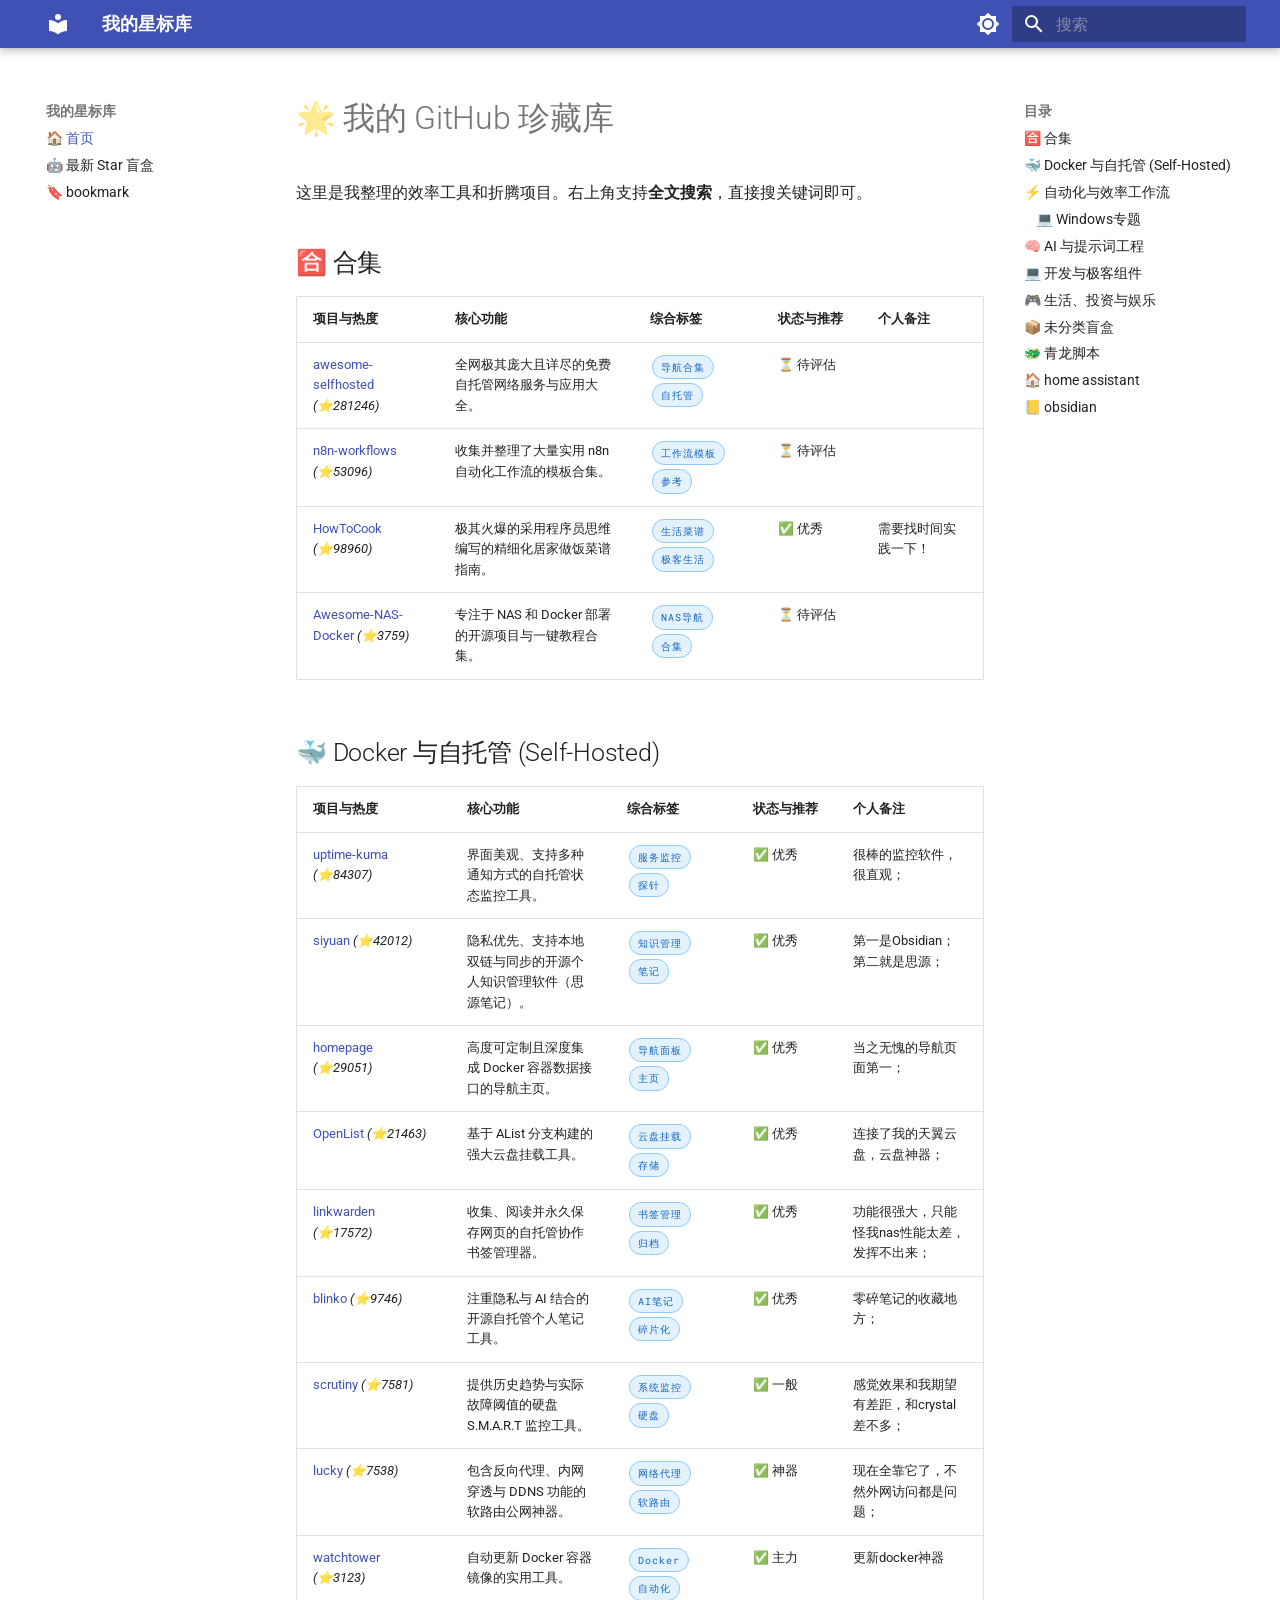
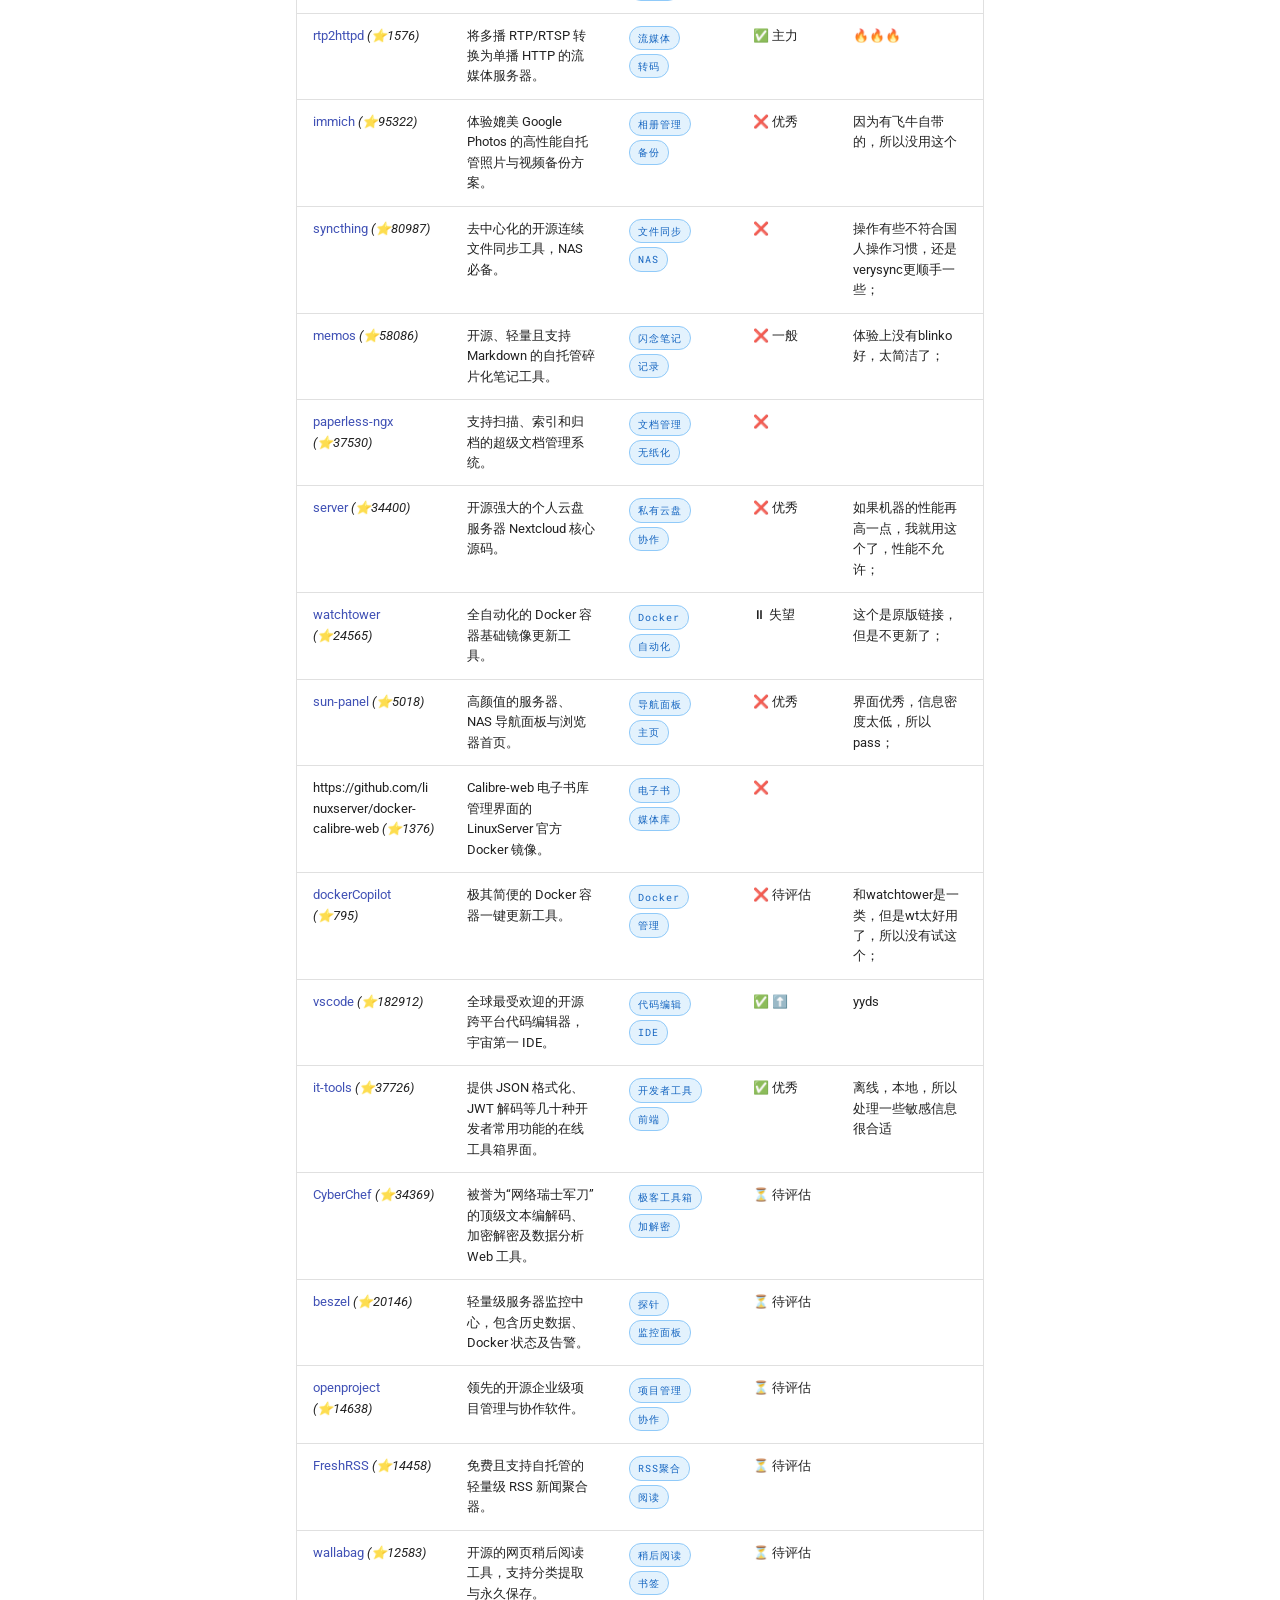
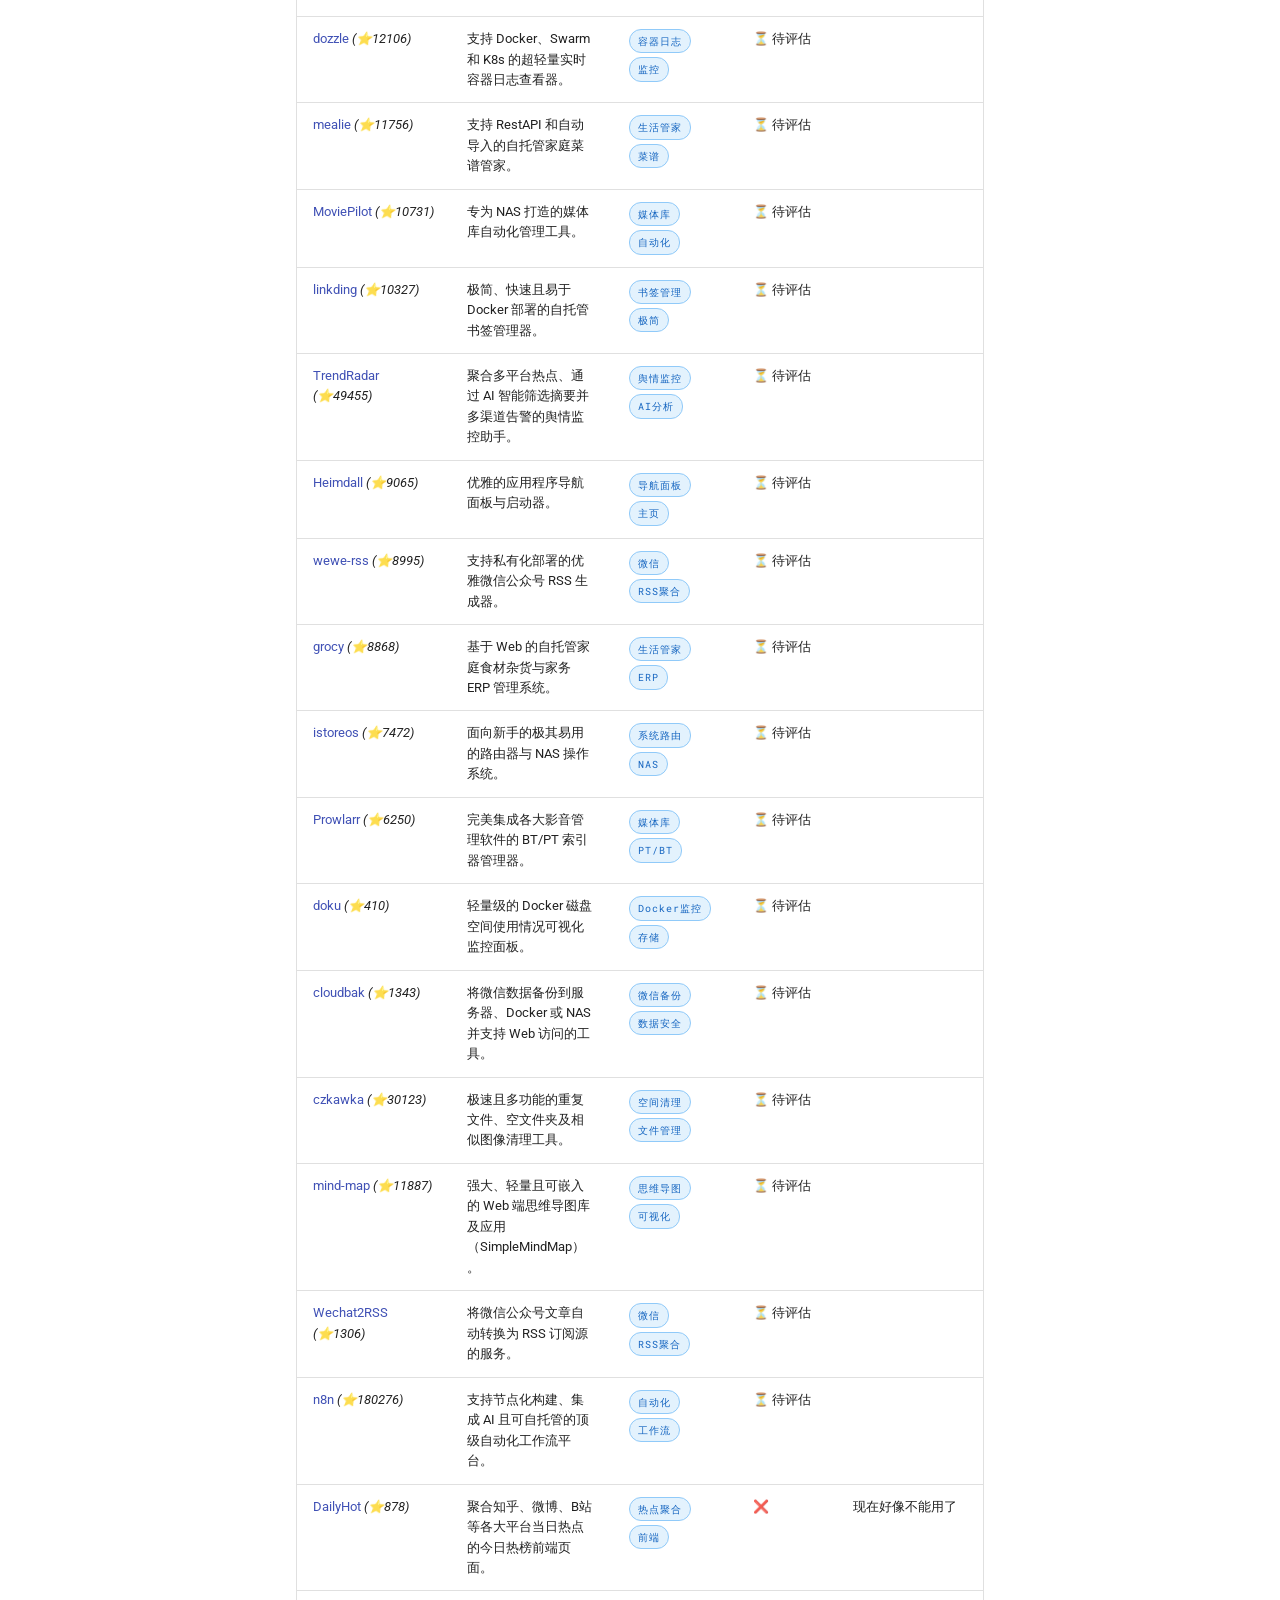
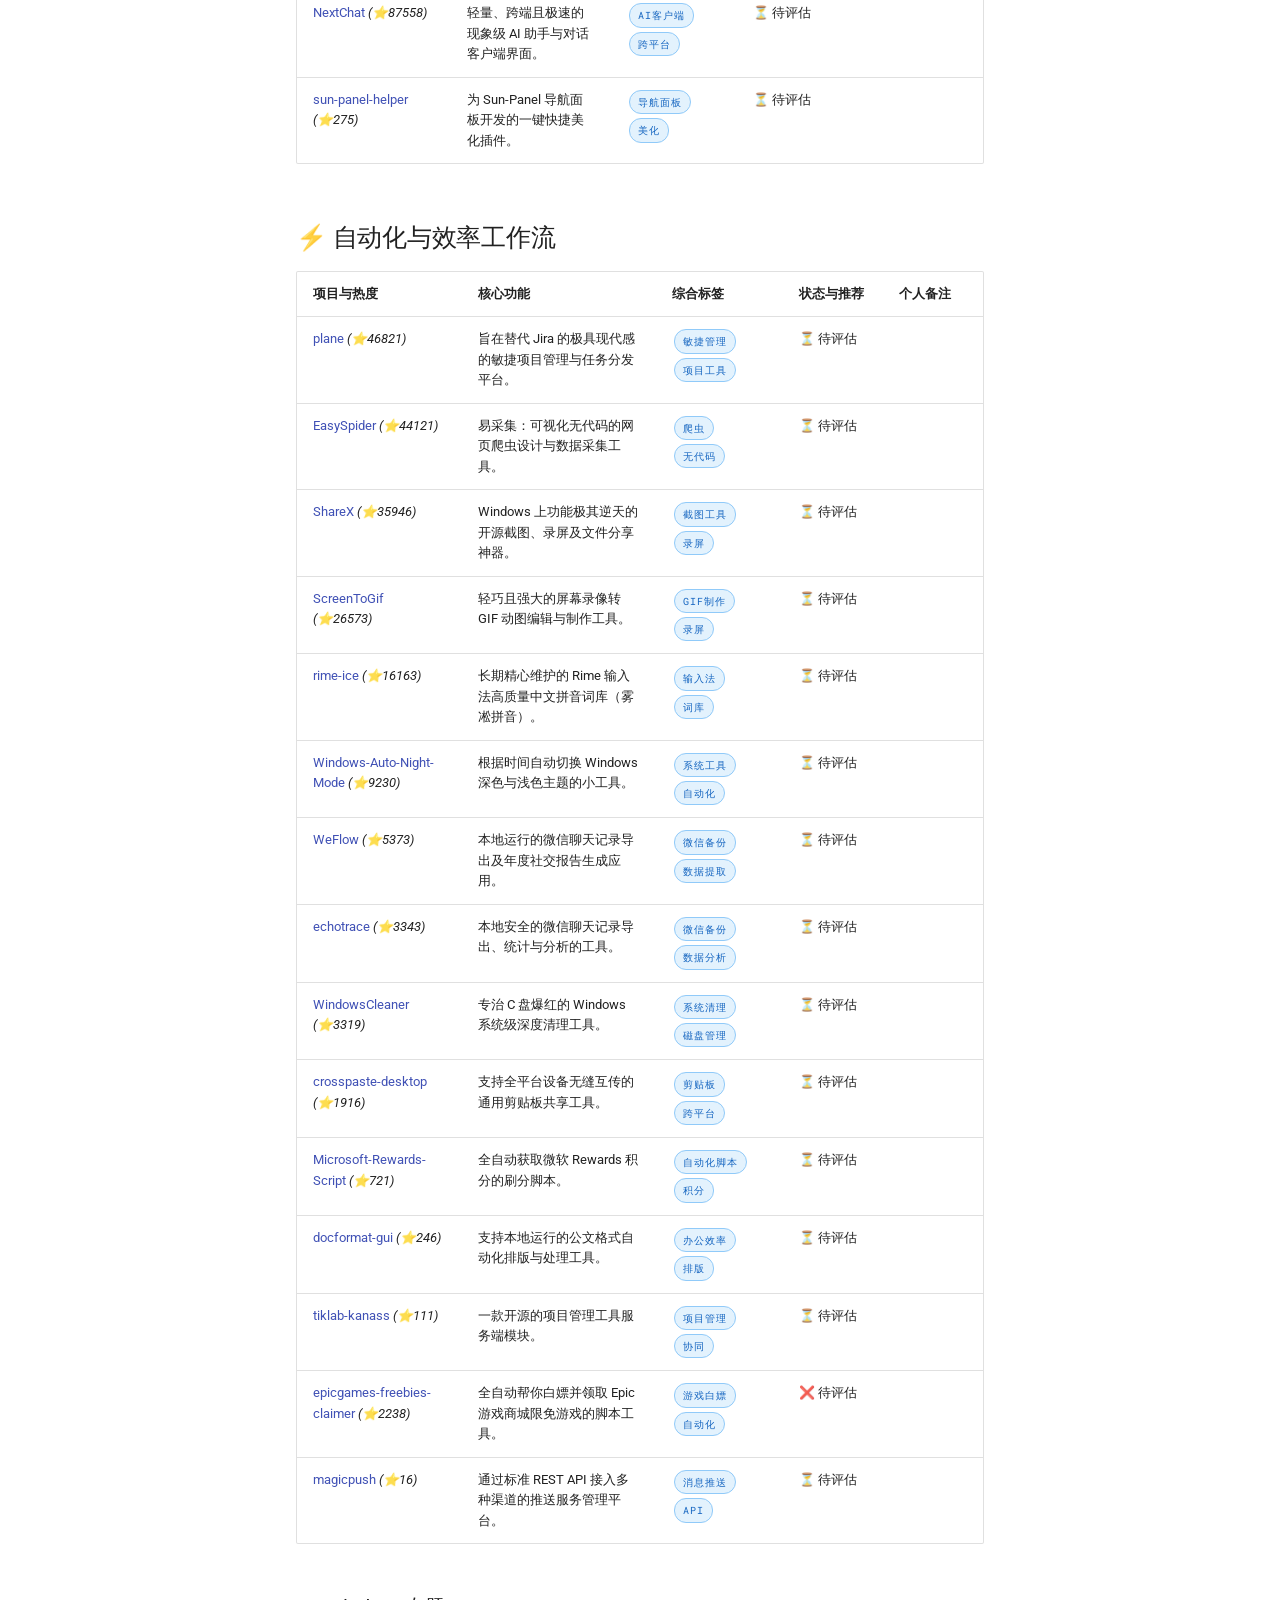
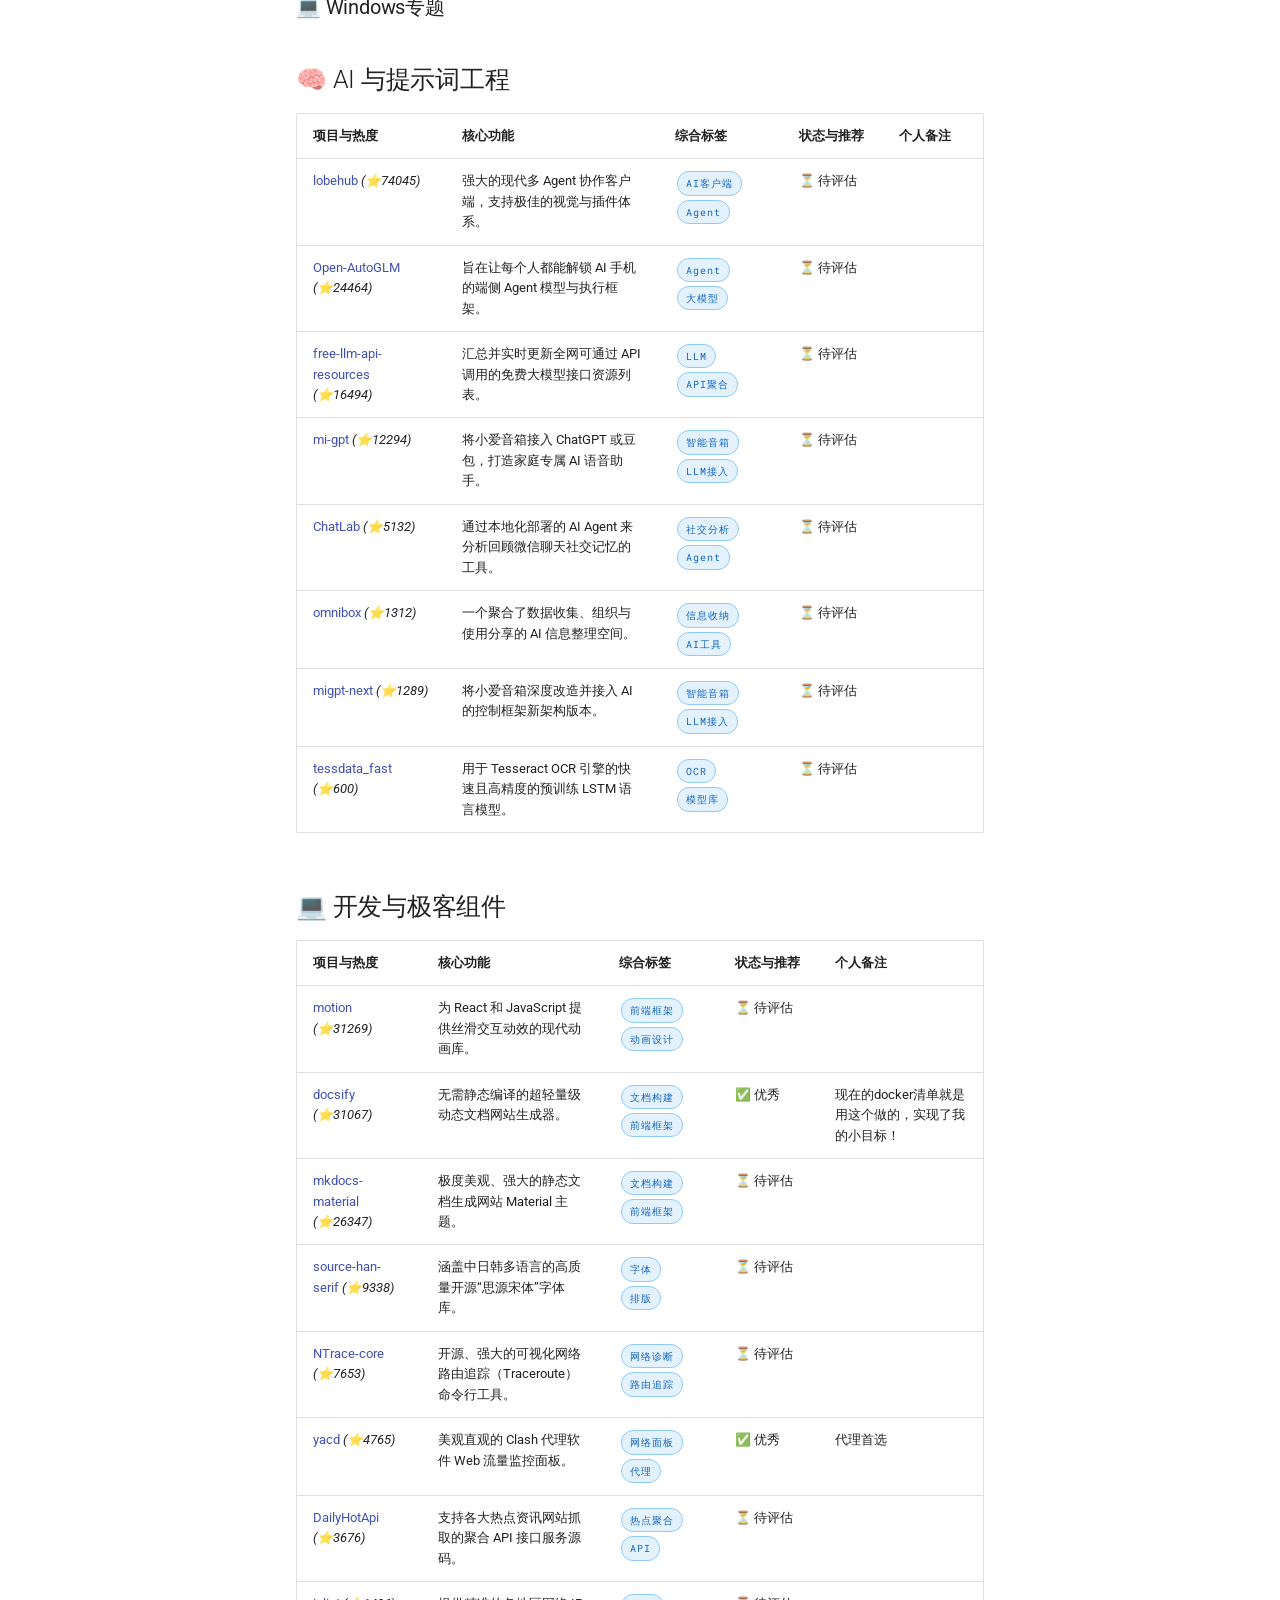
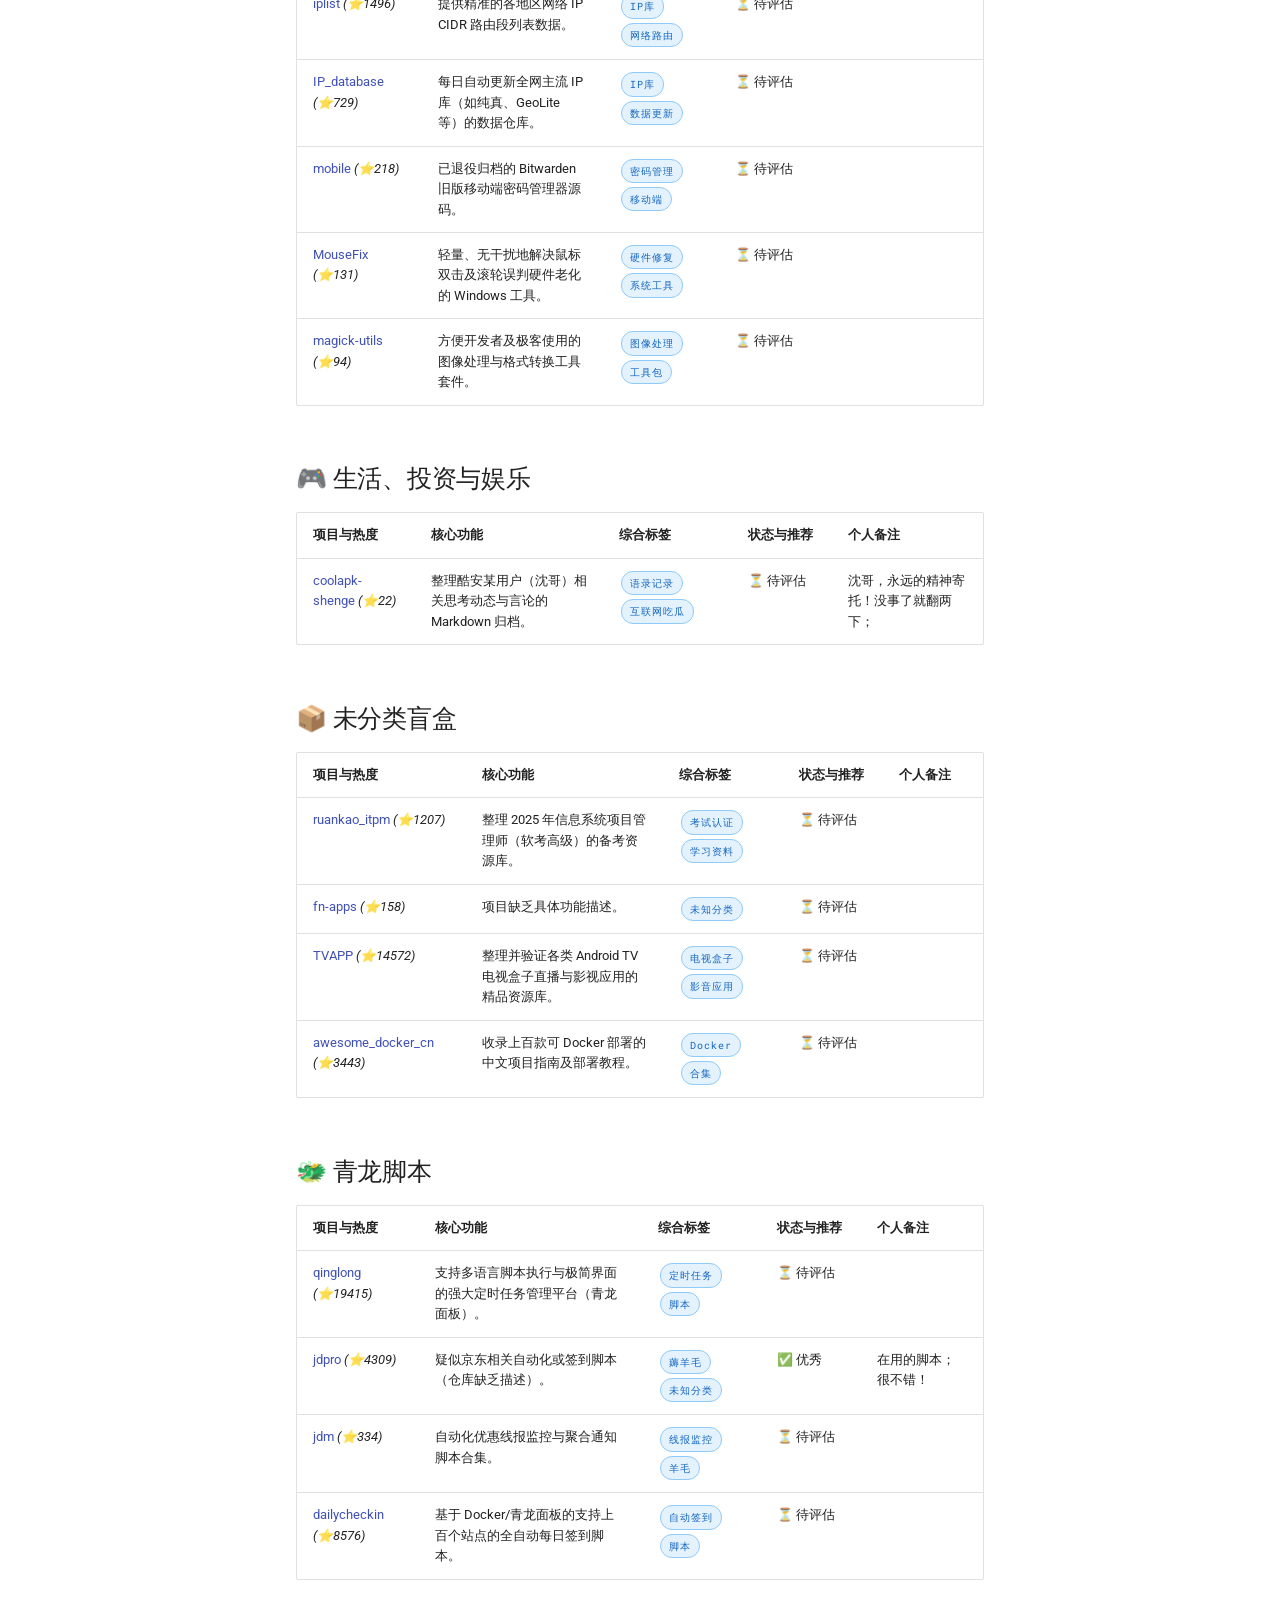
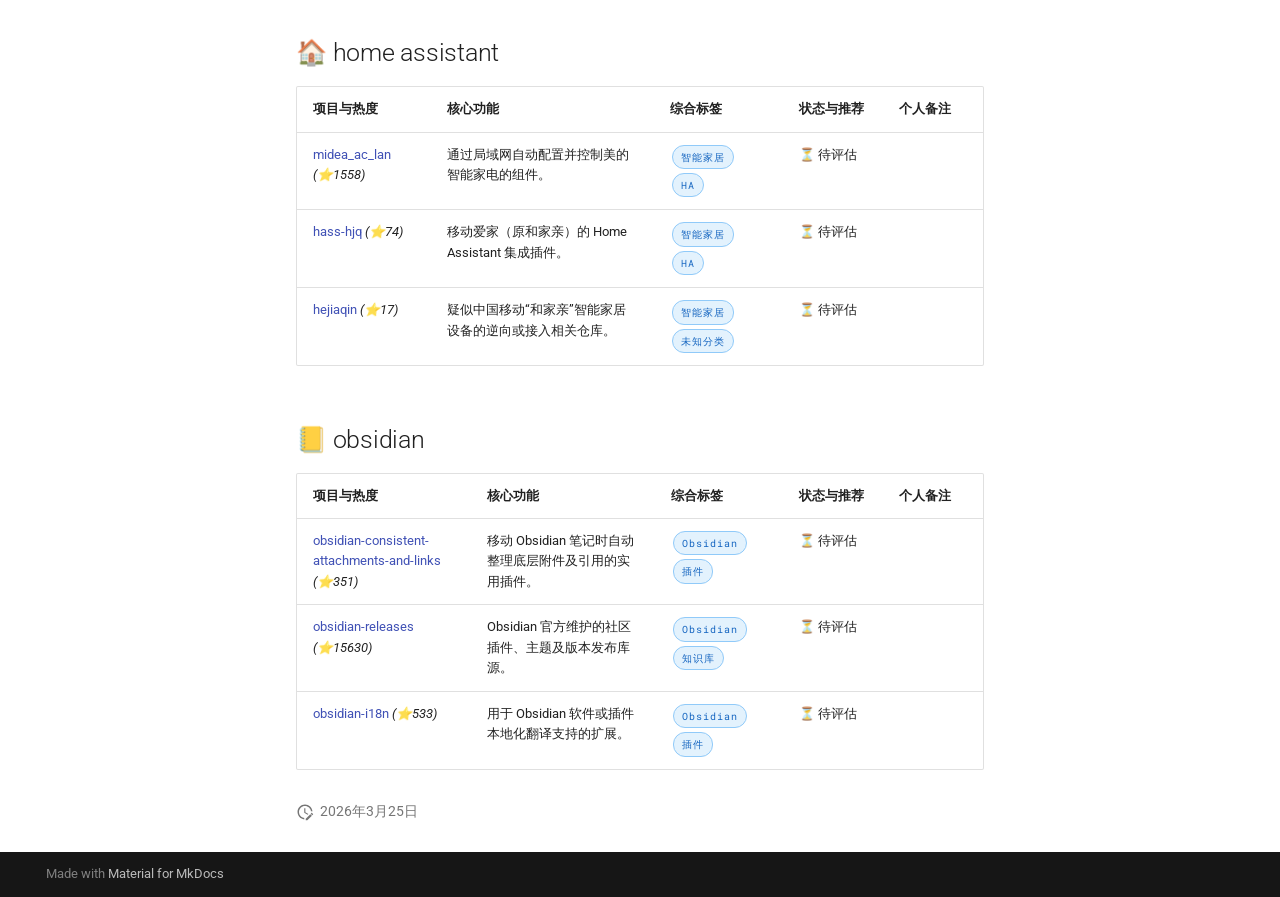
<file: index.html>
<!doctype html>
<html lang="zh" class="no-js">
  <head>
    
      <meta charset="utf-8">
      <meta name="viewport" content="width=device-width,initial-scale=1">
      
        <meta name="description" content="GitHub Star 项目分类导航">
      
      
      
      
      
        <link rel="next" href="auto_stars/">
      
      
        
      
      
      <link rel="icon" href="assets/images/favicon.png">
      <meta name="generator" content="mkdocs-1.6.1, mkdocs-material-9.8.2">
    
    
      
        <title>我的星标库</title>
      
    
    
      <link rel="stylesheet" href="assets/stylesheets/main.57a0d79d.min.css">
      
        
        <link rel="stylesheet" href="assets/stylesheets/palette.fb2fffe2.min.css">
      
      


    
    
      
    
    
      
        
        
        <link rel="preconnect" href="https://fonts.gstatic.com" crossorigin>
        <link rel="stylesheet" href="https://fonts.googleapis.com/css?family=Roboto:300,300i,400,400i,700,700i%7CRoboto+Mono:400,400i,700,700i&display=fallback">
        <style>:root{--md-text-font:"Roboto";--md-code-font:"Roboto Mono"}</style>
      
    
    
      <link rel="stylesheet" href="stylesheets/extra.css">
    
    <script>__md_scope=new URL(".",location),__md_hash=e=>[...e].reduce(((e,_)=>(e<<5)-e+_.charCodeAt(0)),0),__md_get=(e,_=localStorage,t=__md_scope)=>JSON.parse(_.getItem(t.pathname+"."+e)),__md_set=(e,_,t=localStorage,a=__md_scope)=>{try{t.setItem(a.pathname+"."+e,JSON.stringify(_))}catch(e){}}</script>
    
      

    
    
  </head>
  
  
    
    
      
    
    
    
    
    <body dir="ltr" data-md-color-scheme="default" data-md-color-primary="indigo" data-md-color-accent="indigo">
  
    
    <input class="md-toggle" data-md-toggle="drawer" type="checkbox" id="__drawer" autocomplete="off">
    <input class="md-toggle" data-md-toggle="search" type="checkbox" id="__search" autocomplete="off">
    <label class="md-overlay" for="__drawer"></label>
    <div data-md-component="skip">
      
        
        <a href="#github" class="md-skip">
          跳转至
        </a>
      
    </div>
    <div data-md-component="announce">
      
    </div>
    
    
      

  

<header class="md-header md-header--shadow" data-md-component="header">
  <nav class="md-header__inner md-grid" aria-label="页眉">
    <a href="." title="我的星标库" class="md-header__button md-logo" aria-label="我的星标库" data-md-component="logo">
      
  
  <svg xmlns="http://www.w3.org/2000/svg" viewBox="0 0 24 24"><path d="M12 8a3 3 0 0 0 3-3 3 3 0 0 0-3-3 3 3 0 0 0-3 3 3 3 0 0 0 3 3m0 3.54C9.64 9.35 6.5 8 3 8v11c3.5 0 6.64 1.35 9 3.54 2.36-2.19 5.5-3.54 9-3.54V8c-3.5 0-6.64 1.35-9 3.54"/></svg>

    </a>
    <label class="md-header__button md-icon" for="__drawer">
      
      <svg xmlns="http://www.w3.org/2000/svg" viewBox="0 0 24 24"><path d="M3 6h18v2H3zm0 5h18v2H3zm0 5h18v2H3z"/></svg>
    </label>
    <div class="md-header__title" data-md-component="header-title">
      <div class="md-header__ellipsis">
        <div class="md-header__topic">
          <span class="md-ellipsis">
            我的星标库
          </span>
        </div>
        <div class="md-header__topic" data-md-component="header-topic">
          <span class="md-ellipsis">
            
              🏠 首页
            
          </span>
        </div>
      </div>
    </div>
    
      
        <form class="md-header__option" data-md-component="palette">
  
    
    
    
    <input class="md-option" data-md-color-media="" data-md-color-scheme="default" data-md-color-primary="indigo" data-md-color-accent="indigo"  aria-label="切换到暗夜模式"  type="radio" name="__palette" id="__palette_0">
    
      <label class="md-header__button md-icon" title="切换到暗夜模式" for="__palette_1" hidden>
        <svg xmlns="http://www.w3.org/2000/svg" viewBox="0 0 24 24"><path d="M12 8a4 4 0 0 0-4 4 4 4 0 0 0 4 4 4 4 0 0 0 4-4 4 4 0 0 0-4-4m0 10a6 6 0 0 1-6-6 6 6 0 0 1 6-6 6 6 0 0 1 6 6 6 6 0 0 1-6 6m8-9.31V4h-4.69L12 .69 8.69 4H4v4.69L.69 12 4 15.31V20h4.69L12 23.31 15.31 20H20v-4.69L23.31 12z"/></svg>
      </label>
    
  
    
    
    
    <input class="md-option" data-md-color-media="" data-md-color-scheme="slate" data-md-color-primary="black" data-md-color-accent="indigo"  aria-label="切换到日间模式"  type="radio" name="__palette" id="__palette_1">
    
      <label class="md-header__button md-icon" title="切换到日间模式" for="__palette_0" hidden>
        <svg xmlns="http://www.w3.org/2000/svg" viewBox="0 0 24 24"><path d="M12 18c-.89 0-1.74-.2-2.5-.55C11.56 16.5 13 14.42 13 12s-1.44-4.5-3.5-5.45C10.26 6.2 11.11 6 12 6a6 6 0 0 1 6 6 6 6 0 0 1-6 6m8-9.31V4h-4.69L12 .69 8.69 4H4v4.69L.69 12 4 15.31V20h4.69L12 23.31 15.31 20H20v-4.69L23.31 12z"/></svg>
      </label>
    
  
</form>
      
    
    
      <script>var palette=__md_get("__palette");if(palette&&palette.color){if("(prefers-color-scheme)"===palette.color.media){var media=matchMedia("(prefers-color-scheme: light)"),input=document.querySelector(media.matches?"[data-md-color-media='(prefers-color-scheme: light)']":"[data-md-color-media='(prefers-color-scheme: dark)']");palette.color.media=input.getAttribute("data-md-color-media"),palette.color.scheme=input.getAttribute("data-md-color-scheme"),palette.color.primary=input.getAttribute("data-md-color-primary"),palette.color.accent=input.getAttribute("data-md-color-accent")}for(var[key,value]of Object.entries(palette.color))document.body.setAttribute("data-md-color-"+key,value)}</script>
    
    
    
      
      
        <label class="md-header__button md-icon" for="__search">
          
          <svg xmlns="http://www.w3.org/2000/svg" viewBox="0 0 24 24"><path d="M9.5 3A6.5 6.5 0 0 1 16 9.5c0 1.61-.59 3.09-1.56 4.23l.27.27h.79l5 5-1.5 1.5-5-5v-.79l-.27-.27A6.52 6.52 0 0 1 9.5 16 6.5 6.5 0 0 1 3 9.5 6.5 6.5 0 0 1 9.5 3m0 2C7 5 5 7 5 9.5S7 14 9.5 14 14 12 14 9.5 12 5 9.5 5"/></svg>
        </label>
        <div class="md-search" data-md-component="search" role="dialog">
  <label class="md-search__overlay" for="__search"></label>
  <div class="md-search__inner" role="search">
    <form class="md-search__form" name="search">
      <input type="text" class="md-search__input" name="query" aria-label="搜索" placeholder="搜索" autocapitalize="off" autocorrect="off" autocomplete="off" spellcheck="false" data-md-component="search-query" required>
      <label class="md-search__icon md-icon" for="__search">
        
        <svg xmlns="http://www.w3.org/2000/svg" viewBox="0 0 24 24"><path d="M9.5 3A6.5 6.5 0 0 1 16 9.5c0 1.61-.59 3.09-1.56 4.23l.27.27h.79l5 5-1.5 1.5-5-5v-.79l-.27-.27A6.52 6.52 0 0 1 9.5 16 6.5 6.5 0 0 1 3 9.5 6.5 6.5 0 0 1 9.5 3m0 2C7 5 5 7 5 9.5S7 14 9.5 14 14 12 14 9.5 12 5 9.5 5"/></svg>
        
        <svg xmlns="http://www.w3.org/2000/svg" viewBox="0 0 24 24"><path d="M20 11v2H8l5.5 5.5-1.42 1.42L4.16 12l7.92-7.92L13.5 5.5 8 11z"/></svg>
      </label>
      <nav class="md-search__options" aria-label="查找">
        
        <button type="reset" class="md-search__icon md-icon" title="清空当前内容" aria-label="清空当前内容" tabindex="-1">
          
          <svg xmlns="http://www.w3.org/2000/svg" viewBox="0 0 24 24"><path d="M19 6.41 17.59 5 12 10.59 6.41 5 5 6.41 10.59 12 5 17.59 6.41 19 12 13.41 17.59 19 19 17.59 13.41 12z"/></svg>
        </button>
      </nav>
      
        <div class="md-search__suggest" data-md-component="search-suggest"></div>
      
    </form>
    <div class="md-search__output">
      <div class="md-search__scrollwrap" tabindex="0" data-md-scrollfix>
        <div class="md-search-result" data-md-component="search-result">
          <div class="md-search-result__meta">
            正在初始化搜索引擎
          </div>
          <ol class="md-search-result__list" role="presentation"></ol>
        </div>
      </div>
    </div>
  </div>
</div>
      
    
    
  </nav>
  
</header>
    
    <div class="md-container" data-md-component="container">
      
      
        
          
        
      
      <main class="md-main" data-md-component="main">
        <div class="md-main__inner md-grid">
          
            
              
              <div class="md-sidebar md-sidebar--primary" data-md-component="sidebar" data-md-type="navigation" >
                <div class="md-sidebar__scrollwrap">
                  <div class="md-sidebar__inner">
                    



<nav class="md-nav md-nav--primary" aria-label="导航栏" data-md-level="0">
  <label class="md-nav__title" for="__drawer">
    <a href="." title="我的星标库" class="md-nav__button md-logo" aria-label="我的星标库" data-md-component="logo">
      
  
  <svg xmlns="http://www.w3.org/2000/svg" viewBox="0 0 24 24"><path d="M12 8a3 3 0 0 0 3-3 3 3 0 0 0-3-3 3 3 0 0 0-3 3 3 3 0 0 0 3 3m0 3.54C9.64 9.35 6.5 8 3 8v11c3.5 0 6.64 1.35 9 3.54 2.36-2.19 5.5-3.54 9-3.54V8c-3.5 0-6.64 1.35-9 3.54"/></svg>

    </a>
    我的星标库
  </label>
  
  <ul class="md-nav__list" data-md-scrollfix>
    
      
      
  
  
    
  
  
  
    <li class="md-nav__item md-nav__item--active">
      
      <input class="md-nav__toggle md-toggle" type="checkbox" id="__toc">
      
      
        
      
      
        <label class="md-nav__link md-nav__link--active" for="__toc">
          
  
  
  <span class="md-ellipsis">
    
  
    🏠 首页
  

    
  </span>
  
  

          <span class="md-nav__icon md-icon"></span>
        </label>
      
      <a href="." class="md-nav__link md-nav__link--active">
        
  
  
  <span class="md-ellipsis">
    
  
    🏠 首页
  

    
  </span>
  
  

      </a>
      
        

<nav class="md-nav md-nav--secondary" aria-label="目录">
  
  
  
    
  
  
    <label class="md-nav__title" for="__toc">
      <span class="md-nav__icon md-icon"></span>
      目录
    </label>
    <ul class="md-nav__list" data-md-component="toc" data-md-scrollfix>
      
        <li class="md-nav__item">
  <a href="#_1" class="md-nav__link">
    <span class="md-ellipsis">
      
        🈴 合集
      
    </span>
  </a>
  
</li>
      
        <li class="md-nav__item">
  <a href="#docker-self-hosted" class="md-nav__link">
    <span class="md-ellipsis">
      
        🐳 Docker 与自托管 (Self-Hosted)
      
    </span>
  </a>
  
</li>
      
        <li class="md-nav__item">
  <a href="#_2" class="md-nav__link">
    <span class="md-ellipsis">
      
        ⚡ 自动化与效率工作流
      
    </span>
  </a>
  
    <nav class="md-nav" aria-label="⚡ 自动化与效率工作流">
      <ul class="md-nav__list">
        
          <li class="md-nav__item">
  <a href="#windows" class="md-nav__link">
    <span class="md-ellipsis">
      
        💻 Windows专题
      
    </span>
  </a>
  
</li>
        
      </ul>
    </nav>
  
</li>
      
        <li class="md-nav__item">
  <a href="#ai" class="md-nav__link">
    <span class="md-ellipsis">
      
        🧠 AI 与提示词工程
      
    </span>
  </a>
  
</li>
      
        <li class="md-nav__item">
  <a href="#_3" class="md-nav__link">
    <span class="md-ellipsis">
      
        💻 开发与极客组件
      
    </span>
  </a>
  
</li>
      
        <li class="md-nav__item">
  <a href="#_4" class="md-nav__link">
    <span class="md-ellipsis">
      
        🎮 生活、投资与娱乐
      
    </span>
  </a>
  
</li>
      
        <li class="md-nav__item">
  <a href="#_5" class="md-nav__link">
    <span class="md-ellipsis">
      
        📦 未分类盲盒
      
    </span>
  </a>
  
</li>
      
        <li class="md-nav__item">
  <a href="#_6" class="md-nav__link">
    <span class="md-ellipsis">
      
        🐲 青龙脚本
      
    </span>
  </a>
  
</li>
      
        <li class="md-nav__item">
  <a href="#home-assistant" class="md-nav__link">
    <span class="md-ellipsis">
      
        🏠 home assistant
      
    </span>
  </a>
  
</li>
      
        <li class="md-nav__item">
  <a href="#obsidian" class="md-nav__link">
    <span class="md-ellipsis">
      
        📒 obsidian
      
    </span>
  </a>
  
</li>
      
    </ul>
  
</nav>
      
    </li>
  

    
      
      
  
  
  
  
    <li class="md-nav__item">
      <a href="auto_stars/" class="md-nav__link">
        
  
  
  <span class="md-ellipsis">
    
  
    🤖 最新 Star 盲盒
  

    
  </span>
  
  

      </a>
    </li>
  

    
      
      
  
  
  
  
    <li class="md-nav__item">
      <a href="bookmarks/" class="md-nav__link">
        
  
  
  <span class="md-ellipsis">
    
  
    🔖 bookmark
  

    
  </span>
  
  

      </a>
    </li>
  

    
  </ul>
</nav>
                  </div>
                </div>
              </div>
            
            
              
              <div class="md-sidebar md-sidebar--secondary" data-md-component="sidebar" data-md-type="toc" >
                <div class="md-sidebar__scrollwrap">
                  <div class="md-sidebar__inner">
                    

<nav class="md-nav md-nav--secondary" aria-label="目录">
  
  
  
    
  
  
    <label class="md-nav__title" for="__toc">
      <span class="md-nav__icon md-icon"></span>
      目录
    </label>
    <ul class="md-nav__list" data-md-component="toc" data-md-scrollfix>
      
        <li class="md-nav__item">
  <a href="#_1" class="md-nav__link">
    <span class="md-ellipsis">
      
        🈴 合集
      
    </span>
  </a>
  
</li>
      
        <li class="md-nav__item">
  <a href="#docker-self-hosted" class="md-nav__link">
    <span class="md-ellipsis">
      
        🐳 Docker 与自托管 (Self-Hosted)
      
    </span>
  </a>
  
</li>
      
        <li class="md-nav__item">
  <a href="#_2" class="md-nav__link">
    <span class="md-ellipsis">
      
        ⚡ 自动化与效率工作流
      
    </span>
  </a>
  
    <nav class="md-nav" aria-label="⚡ 自动化与效率工作流">
      <ul class="md-nav__list">
        
          <li class="md-nav__item">
  <a href="#windows" class="md-nav__link">
    <span class="md-ellipsis">
      
        💻 Windows专题
      
    </span>
  </a>
  
</li>
        
      </ul>
    </nav>
  
</li>
      
        <li class="md-nav__item">
  <a href="#ai" class="md-nav__link">
    <span class="md-ellipsis">
      
        🧠 AI 与提示词工程
      
    </span>
  </a>
  
</li>
      
        <li class="md-nav__item">
  <a href="#_3" class="md-nav__link">
    <span class="md-ellipsis">
      
        💻 开发与极客组件
      
    </span>
  </a>
  
</li>
      
        <li class="md-nav__item">
  <a href="#_4" class="md-nav__link">
    <span class="md-ellipsis">
      
        🎮 生活、投资与娱乐
      
    </span>
  </a>
  
</li>
      
        <li class="md-nav__item">
  <a href="#_5" class="md-nav__link">
    <span class="md-ellipsis">
      
        📦 未分类盲盒
      
    </span>
  </a>
  
</li>
      
        <li class="md-nav__item">
  <a href="#_6" class="md-nav__link">
    <span class="md-ellipsis">
      
        🐲 青龙脚本
      
    </span>
  </a>
  
</li>
      
        <li class="md-nav__item">
  <a href="#home-assistant" class="md-nav__link">
    <span class="md-ellipsis">
      
        🏠 home assistant
      
    </span>
  </a>
  
</li>
      
        <li class="md-nav__item">
  <a href="#obsidian" class="md-nav__link">
    <span class="md-ellipsis">
      
        📒 obsidian
      
    </span>
  </a>
  
</li>
      
    </ul>
  
</nav>
                  </div>
                </div>
              </div>
            
          
          
            <div class="md-content" data-md-component="content">
              
              <article class="md-content__inner md-typeset">
                
                  



<h1 id="github">🌟 我的 GitHub 珍藏库</h1>
<p>这里是我整理的效率工具和折腾项目。右上角支持<strong>全文搜索</strong>，直接搜关键词即可。</p>
<h2 id="_1">🈴 合集</h2>
<table>
<thead>
<tr>
<th style="text-align: left;">项目与热度</th>
<th style="text-align: left;">核心功能</th>
<th style="text-align: left;">综合标签</th>
<th style="text-align: left;">状态与推荐</th>
<th style="text-align: left;">个人备注</th>
</tr>
</thead>
<tbody>
<tr>
<td style="text-align: left;"><a href="https://github.com/awesome-selfhosted/awesome-selfhosted">awesome-selfhosted</a> <em>(⭐281246)</em></td>
<td style="text-align: left;">全网极其庞大且详尽的免费自托管网络服务与应用大全。</td>
<td style="text-align: left;"><code>导航合集</code> <code>自托管</code></td>
<td style="text-align: left;">⏳ 待评估</td>
<td style="text-align: left;"></td>
</tr>
<tr>
<td style="text-align: left;"><a href="https://github.com/Zie619/n8n-workflows">n8n-workflows</a> <em>(⭐53096)</em></td>
<td style="text-align: left;">收集并整理了大量实用 n8n 自动化工作流的模板合集。</td>
<td style="text-align: left;"><code>工作流模板</code> <code>参考</code></td>
<td style="text-align: left;">⏳ 待评估</td>
<td style="text-align: left;"></td>
</tr>
<tr>
<td style="text-align: left;"><a href="https://github.com/Anduin2017/HowToCook">HowToCook</a> <em>(⭐98960)</em></td>
<td style="text-align: left;">极其火爆的采用程序员思维编写的精细化居家做饭菜谱指南。</td>
<td style="text-align: left;"><code>生活菜谱</code> <code>极客生活</code></td>
<td style="text-align: left;">✅ 优秀</td>
<td style="text-align: left;">需要找时间实践一下！</td>
</tr>
<tr>
<td style="text-align: left;"><a href="https://github.com/TWO-ICE/Awesome-NAS-Docker">Awesome-NAS-Docker</a> <em>(⭐3759)</em></td>
<td style="text-align: left;">专注于 NAS 和 Docker 部署的开源项目与一键教程合集。</td>
<td style="text-align: left;"><code>NAS导航</code> <code>合集</code></td>
<td style="text-align: left;">⏳ 待评估</td>
<td style="text-align: left;"></td>
</tr>
</tbody>
</table>
<h2 id="docker-self-hosted">🐳 Docker 与自托管 (Self-Hosted)</h2>
<table>
<thead>
<tr>
<th style="text-align: left;">项目与热度</th>
<th style="text-align: left;">核心功能</th>
<th style="text-align: left;">综合标签</th>
<th style="text-align: left;">状态与推荐</th>
<th style="text-align: left;">个人备注</th>
</tr>
</thead>
<tbody>
<tr>
<td style="text-align: left;"><a href="https://github.com/louislam/uptime-kuma">uptime-kuma</a> <em>(⭐84307)</em></td>
<td style="text-align: left;">界面美观、支持多种通知方式的自托管状态监控工具。</td>
<td style="text-align: left;"><code>服务监控</code> <code>探针</code></td>
<td style="text-align: left;">✅ 优秀</td>
<td style="text-align: left;">很棒的监控软件，很直观；</td>
</tr>
<tr>
<td style="text-align: left;"><a href="https://github.com/siyuan-note/siyuan">siyuan</a> <em>(⭐42012)</em></td>
<td style="text-align: left;">隐私优先、支持本地双链与同步的开源个人知识管理软件（思源笔记）。</td>
<td style="text-align: left;"><code>知识管理</code> <code>笔记</code></td>
<td style="text-align: left;">✅ 优秀</td>
<td style="text-align: left;">第一是Obsidian；<br/>第二就是思源；</td>
</tr>
<tr>
<td style="text-align: left;"><a href="https://github.com/gethomepage/homepage">homepage</a> <em>(⭐29051)</em></td>
<td style="text-align: left;">高度可定制且深度集成 Docker 容器数据接口的导航主页。</td>
<td style="text-align: left;"><code>导航面板</code> <code>主页</code></td>
<td style="text-align: left;">✅ 优秀</td>
<td style="text-align: left;">当之无愧的导航页面第一；</td>
</tr>
<tr>
<td style="text-align: left;"><a href="https://github.com/OpenListTeam/OpenList">OpenList</a> <em>(⭐21463)</em></td>
<td style="text-align: left;">基于 AList 分支构建的强大云盘挂载工具。</td>
<td style="text-align: left;"><code>云盘挂载</code> <code>存储</code></td>
<td style="text-align: left;">✅ 优秀</td>
<td style="text-align: left;">连接了我的天翼云盘，云盘神器；</td>
</tr>
<tr>
<td style="text-align: left;"><a href="https://github.com/linkwarden/linkwarden">linkwarden</a> <em>(⭐17572)</em></td>
<td style="text-align: left;">收集、阅读并永久保存网页的自托管协作书签管理器。</td>
<td style="text-align: left;"><code>书签管理</code> <code>归档</code></td>
<td style="text-align: left;">✅ 优秀</td>
<td style="text-align: left;">功能很强大，只能怪我nas性能太差，发挥不出来；</td>
</tr>
<tr>
<td style="text-align: left;"><a href="https://github.com/blinkospace/blinko">blinko</a> <em>(⭐9746)</em></td>
<td style="text-align: left;">注重隐私与 AI 结合的开源自托管个人笔记工具。</td>
<td style="text-align: left;"><code>AI笔记</code> <code>碎片化</code></td>
<td style="text-align: left;">✅ 优秀</td>
<td style="text-align: left;">零碎笔记的收藏地方；</td>
</tr>
<tr>
<td style="text-align: left;"><a href="https://github.com/AnalogJ/scrutiny">scrutiny</a> <em>(⭐7581)</em></td>
<td style="text-align: left;">提供历史趋势与实际故障阈值的硬盘 S.M.A.R.T 监控工具。</td>
<td style="text-align: left;"><code>系统监控</code> <code>硬盘</code></td>
<td style="text-align: left;">✅ 一般</td>
<td style="text-align: left;">感觉效果和我期望有差距，和crystal差不多；</td>
</tr>
<tr>
<td style="text-align: left;"><a href="https://github.com/gdy666/lucky">lucky</a> <em>(⭐7538)</em></td>
<td style="text-align: left;">包含反向代理、内网穿透与 DDNS 功能的软路由公网神器。</td>
<td style="text-align: left;"><code>网络代理</code> <code>软路由</code></td>
<td style="text-align: left;">✅ 神器</td>
<td style="text-align: left;">现在全靠它了，不然外网访问都是问题；</td>
</tr>
<tr>
<td style="text-align: left;"><a href="https://github.com/nicholas-fedor/watchtower">watchtower</a> <em>(⭐3123)</em></td>
<td style="text-align: left;">自动更新 Docker 容器镜像的实用工具。</td>
<td style="text-align: left;"><code>Docker</code> <code>自动化</code></td>
<td style="text-align: left;">✅ 主力</td>
<td style="text-align: left;">更新docker神器</td>
</tr>
<tr>
<td style="text-align: left;"><a href="https://github.com/stackia/rtp2httpd">rtp2httpd</a> <em>(⭐1576)</em></td>
<td style="text-align: left;">将多播 RTP/RTSP 转换为单播 HTTP 的流媒体服务器。</td>
<td style="text-align: left;"><code>流媒体</code> <code>转码</code></td>
<td style="text-align: left;">✅ 主力</td>
<td style="text-align: left;">🔥🔥🔥</td>
</tr>
<tr>
<td style="text-align: left;"><a href="https://github.com/immich-app/immich">immich</a> <em>(⭐95322)</em></td>
<td style="text-align: left;">体验媲美 Google Photos 的高性能自托管照片与视频备份方案。</td>
<td style="text-align: left;"><code>相册管理</code> <code>备份</code></td>
<td style="text-align: left;">❌ 优秀</td>
<td style="text-align: left;">因为有飞牛自带的，所以没用这个</td>
</tr>
<tr>
<td style="text-align: left;"><a href="https://github.com/syncthing/syncthing">syncthing</a> <em>(⭐80987)</em></td>
<td style="text-align: left;">去中心化的开源连续文件同步工具，NAS 必备。</td>
<td style="text-align: left;"><code>文件同步</code> <code>NAS</code></td>
<td style="text-align: left;">❌</td>
<td style="text-align: left;">操作有些不符合国人操作习惯，还是verysync更顺手一些；</td>
</tr>
<tr>
<td style="text-align: left;"><a href="https://github.com/usememos/memos">memos</a> <em>(⭐58086)</em></td>
<td style="text-align: left;">开源、轻量且支持 Markdown 的自托管碎片化笔记工具。</td>
<td style="text-align: left;"><code>闪念笔记</code> <code>记录</code></td>
<td style="text-align: left;">❌ 一般</td>
<td style="text-align: left;">体验上没有blinko好，太简洁了；</td>
</tr>
<tr>
<td style="text-align: left;"><a href="https://github.com/paperless-ngx/paperless-ngx">paperless-ngx</a> <em>(⭐37530)</em></td>
<td style="text-align: left;">支持扫描、索引和归档的超级文档管理系统。</td>
<td style="text-align: left;"><code>文档管理</code> <code>无纸化</code></td>
<td style="text-align: left;">❌</td>
<td style="text-align: left;"></td>
</tr>
<tr>
<td style="text-align: left;"><a href="https://github.com/nextcloud/server">server</a> <em>(⭐34400)</em></td>
<td style="text-align: left;">开源强大的个人云盘服务器 Nextcloud 核心源码。</td>
<td style="text-align: left;"><code>私有云盘</code> <code>协作</code></td>
<td style="text-align: left;">❌ 优秀</td>
<td style="text-align: left;">如果机器的性能再高一点，我就用这个了，性能不允许；</td>
</tr>
<tr>
<td style="text-align: left;"><a href="https://github.com/containrrr/watchtower">watchtower</a> <em>(⭐24565)</em></td>
<td style="text-align: left;">全自动化的 Docker 容器基础镜像更新工具。</td>
<td style="text-align: left;"><code>Docker</code> <code>自动化</code></td>
<td style="text-align: left;">⏸ 失望</td>
<td style="text-align: left;">这个是原版链接，但是不更新了；</td>
</tr>
<tr>
<td style="text-align: left;"><a href="https://github.com/hslr-s/sun-panel">sun-panel</a> <em>(⭐5018)</em></td>
<td style="text-align: left;">高颜值的服务器、NAS 导航面板与浏览器首页。</td>
<td style="text-align: left;"><code>导航面板</code> <code>主页</code></td>
<td style="text-align: left;">❌ 优秀</td>
<td style="text-align: left;">界面优秀，信息密度太低，所以pass；</td>
</tr>
<tr>
<td style="text-align: left;">https://github.com/linuxserver/docker-calibre-web <em>(⭐1376)</em></td>
<td style="text-align: left;">Calibre-web 电子书库管理界面的 LinuxServer 官方 Docker 镜像。</td>
<td style="text-align: left;"><code>电子书</code> <code>媒体库</code></td>
<td style="text-align: left;">❌</td>
<td style="text-align: left;"></td>
</tr>
<tr>
<td style="text-align: left;"><a href="https://github.com/onlyLTY/dockerCopilot">dockerCopilot</a> <em>(⭐795)</em></td>
<td style="text-align: left;">极其简便的 Docker 容器一键更新工具。</td>
<td style="text-align: left;"><code>Docker</code> <code>管理</code></td>
<td style="text-align: left;">❌ 待评估</td>
<td style="text-align: left;">和watchtower是一类，但是wt太好用了，所以没有试这个；</td>
</tr>
<tr>
<td style="text-align: left;"><a href="https://github.com/microsoft/vscode">vscode</a> <em>(⭐182912)</em></td>
<td style="text-align: left;">全球最受欢迎的开源跨平台代码编辑器，宇宙第一 IDE。</td>
<td style="text-align: left;"><code>代码编辑</code> <code>IDE</code></td>
<td style="text-align: left;">✅ ⬆️</td>
<td style="text-align: left;">yyds</td>
</tr>
<tr>
<td style="text-align: left;"><a href="https://github.com/CorentinTh/it-tools">it-tools</a> <em>(⭐37726)</em></td>
<td style="text-align: left;">提供 JSON 格式化、JWT 解码等几十种开发者常用功能的在线工具箱界面。</td>
<td style="text-align: left;"><code>开发者工具</code> <code>前端</code></td>
<td style="text-align: left;">✅ 优秀</td>
<td style="text-align: left;">离线，本地，所以处理一些敏感信息很合适</td>
</tr>
<tr>
<td style="text-align: left;"><a href="https://github.com/gchq/CyberChef">CyberChef</a> <em>(⭐34369)</em></td>
<td style="text-align: left;">被誉为“网络瑞士军刀”的顶级文本编解码、加密解密及数据分析 Web 工具。</td>
<td style="text-align: left;"><code>极客工具箱</code> <code>加解密</code></td>
<td style="text-align: left;">⏳ 待评估</td>
<td style="text-align: left;"></td>
</tr>
<tr>
<td style="text-align: left;"><a href="https://github.com/henrygd/beszel">beszel</a> <em>(⭐20146)</em></td>
<td style="text-align: left;">轻量级服务器监控中心，包含历史数据、Docker 状态及告警。</td>
<td style="text-align: left;"><code>探针</code> <code>监控面板</code></td>
<td style="text-align: left;">⏳ 待评估</td>
<td style="text-align: left;"></td>
</tr>
<tr>
<td style="text-align: left;"><a href="https://github.com/opf/openproject">openproject</a> <em>(⭐14638)</em></td>
<td style="text-align: left;">领先的开源企业级项目管理与协作软件。</td>
<td style="text-align: left;"><code>项目管理</code> <code>协作</code></td>
<td style="text-align: left;">⏳ 待评估</td>
<td style="text-align: left;"></td>
</tr>
<tr>
<td style="text-align: left;"><a href="https://github.com/FreshRSS/FreshRSS">FreshRSS</a> <em>(⭐14458)</em></td>
<td style="text-align: left;">免费且支持自托管的轻量级 RSS 新闻聚合器。</td>
<td style="text-align: left;"><code>RSS聚合</code> <code>阅读</code></td>
<td style="text-align: left;">⏳ 待评估</td>
<td style="text-align: left;"></td>
</tr>
<tr>
<td style="text-align: left;"><a href="https://github.com/wallabag/wallabag">wallabag</a> <em>(⭐12583)</em></td>
<td style="text-align: left;">开源的网页稍后阅读工具，支持分类提取与永久保存。</td>
<td style="text-align: left;"><code>稍后阅读</code> <code>书签</code></td>
<td style="text-align: left;">⏳ 待评估</td>
<td style="text-align: left;"></td>
</tr>
<tr>
<td style="text-align: left;"><a href="https://github.com/amir20/dozzle">dozzle</a> <em>(⭐12106)</em></td>
<td style="text-align: left;">支持 Docker、Swarm 和 K8s 的超轻量实时容器日志查看器。</td>
<td style="text-align: left;"><code>容器日志</code> <code>监控</code></td>
<td style="text-align: left;">⏳ 待评估</td>
<td style="text-align: left;"></td>
</tr>
<tr>
<td style="text-align: left;"><a href="https://github.com/mealie-recipes/mealie">mealie</a> <em>(⭐11756)</em></td>
<td style="text-align: left;">支持 RestAPI 和自动导入的自托管家庭菜谱管家。</td>
<td style="text-align: left;"><code>生活管家</code> <code>菜谱</code></td>
<td style="text-align: left;">⏳ 待评估</td>
<td style="text-align: left;"></td>
</tr>
<tr>
<td style="text-align: left;"><a href="https://github.com/jxxghp/MoviePilot">MoviePilot</a> <em>(⭐10731)</em></td>
<td style="text-align: left;">专为 NAS 打造的媒体库自动化管理工具。</td>
<td style="text-align: left;"><code>媒体库</code> <code>自动化</code></td>
<td style="text-align: left;">⏳ 待评估</td>
<td style="text-align: left;"></td>
</tr>
<tr>
<td style="text-align: left;"><a href="https://github.com/sissbruecker/linkding">linkding</a> <em>(⭐10327)</em></td>
<td style="text-align: left;">极简、快速且易于 Docker 部署的自托管书签管理器。</td>
<td style="text-align: left;"><code>书签管理</code> <code>极简</code></td>
<td style="text-align: left;">⏳ 待评估</td>
<td style="text-align: left;"></td>
</tr>
<tr>
<td style="text-align: left;"><a href="https://github.com/sansan0/TrendRadar">TrendRadar</a> <em>(⭐49455)</em></td>
<td style="text-align: left;">聚合多平台热点、通过 AI 智能筛选摘要并多渠道告警的舆情监控助手。</td>
<td style="text-align: left;"><code>舆情监控</code> <code>AI分析</code></td>
<td style="text-align: left;">⏳ 待评估</td>
<td style="text-align: left;"></td>
</tr>
<tr>
<td style="text-align: left;"><a href="https://github.com/linuxserver/Heimdall">Heimdall</a> <em>(⭐9065)</em></td>
<td style="text-align: left;">优雅的应用程序导航面板与启动器。</td>
<td style="text-align: left;"><code>导航面板</code> <code>主页</code></td>
<td style="text-align: left;">⏳ 待评估</td>
<td style="text-align: left;"></td>
</tr>
<tr>
<td style="text-align: left;"><a href="https://github.com/cooderl/wewe-rss">wewe-rss</a> <em>(⭐8995)</em></td>
<td style="text-align: left;">支持私有化部署的优雅微信公众号 RSS 生成器。</td>
<td style="text-align: left;"><code>微信</code> <code>RSS聚合</code></td>
<td style="text-align: left;">⏳ 待评估</td>
<td style="text-align: left;"></td>
</tr>
<tr>
<td style="text-align: left;"><a href="https://github.com/grocy/grocy">grocy</a> <em>(⭐8868)</em></td>
<td style="text-align: left;">基于 Web 的自托管家庭食材杂货与家务 ERP 管理系统。</td>
<td style="text-align: left;"><code>生活管家</code> <code>ERP</code></td>
<td style="text-align: left;">⏳ 待评估</td>
<td style="text-align: left;"></td>
</tr>
<tr>
<td style="text-align: left;"><a href="https://github.com/istoreos/istoreos">istoreos</a> <em>(⭐7472)</em></td>
<td style="text-align: left;">面向新手的极其易用的路由器与 NAS 操作系统。</td>
<td style="text-align: left;"><code>系统路由</code> <code>NAS</code></td>
<td style="text-align: left;">⏳ 待评估</td>
<td style="text-align: left;"></td>
</tr>
<tr>
<td style="text-align: left;"><a href="https://github.com/Prowlarr/Prowlarr">Prowlarr</a> <em>(⭐6250)</em></td>
<td style="text-align: left;">完美集成各大影音管理软件的 BT/PT 索引器管理器。</td>
<td style="text-align: left;"><code>媒体库</code> <code>PT/BT</code></td>
<td style="text-align: left;">⏳ 待评估</td>
<td style="text-align: left;"></td>
</tr>
<tr>
<td style="text-align: left;"><a href="https://github.com/amerkurev/doku">doku</a> <em>(⭐410)</em></td>
<td style="text-align: left;">轻量级的 Docker 磁盘空间使用情况可视化监控面板。</td>
<td style="text-align: left;"><code>Docker监控</code> <code>存储</code></td>
<td style="text-align: left;">⏳ 待评估</td>
<td style="text-align: left;"></td>
</tr>
<tr>
<td style="text-align: left;"><a href="https://github.com/likeflyme/cloudbak">cloudbak</a> <em>(⭐1343)</em></td>
<td style="text-align: left;">将微信数据备份到服务器、Docker 或 NAS 并支持 Web 访问的工具。</td>
<td style="text-align: left;"><code>微信备份</code> <code>数据安全</code></td>
<td style="text-align: left;">⏳ 待评估</td>
<td style="text-align: left;"></td>
</tr>
<tr>
<td style="text-align: left;"><a href="https://github.com/qarmin/czkawka">czkawka</a> <em>(⭐30123)</em></td>
<td style="text-align: left;">极速且多功能的重复文件、空文件夹及相似图像清理工具。</td>
<td style="text-align: left;"><code>空间清理</code> <code>文件管理</code></td>
<td style="text-align: left;">⏳ 待评估</td>
<td style="text-align: left;"></td>
</tr>
<tr>
<td style="text-align: left;"><a href="https://github.com/wanglin2/mind-map">mind-map</a> <em>(⭐11887)</em></td>
<td style="text-align: left;">强大、轻量且可嵌入的 Web 端思维导图库及应用（SimpleMindMap）。</td>
<td style="text-align: left;"><code>思维导图</code> <code>可视化</code></td>
<td style="text-align: left;">⏳ 待评估</td>
<td style="text-align: left;"></td>
</tr>
<tr>
<td style="text-align: left;"><a href="https://github.com/ttttmr/Wechat2RSS">Wechat2RSS</a> <em>(⭐1306)</em></td>
<td style="text-align: left;">将微信公众号文章自动转换为 RSS 订阅源的服务。</td>
<td style="text-align: left;"><code>微信</code> <code>RSS聚合</code></td>
<td style="text-align: left;">⏳ 待评估</td>
<td style="text-align: left;"></td>
</tr>
<tr>
<td style="text-align: left;"><a href="https://github.com/n8n-io/n8n">n8n</a> <em>(⭐180276)</em></td>
<td style="text-align: left;">支持节点化构建、集成 AI 且可自托管的顶级自动化工作流平台。</td>
<td style="text-align: left;"><code>自动化</code> <code>工作流</code></td>
<td style="text-align: left;">⏳ 待评估</td>
<td style="text-align: left;"></td>
</tr>
<tr>
<td style="text-align: left;"><a href="https://github.com/imsyy/DailyHot">DailyHot</a> <em>(⭐878)</em></td>
<td style="text-align: left;">聚合知乎、微博、B站等各大平台当日热点的今日热榜前端页面。</td>
<td style="text-align: left;"><code>热点聚合</code> <code>前端</code></td>
<td style="text-align: left;">❌</td>
<td style="text-align: left;">现在好像不能用了</td>
</tr>
<tr>
<td style="text-align: left;"><a href="https://github.com/ChatGPTNextWeb/NextChat">NextChat</a> <em>(⭐87558)</em></td>
<td style="text-align: left;">轻量、跨端且极速的现象级 AI 助手与对话客户端界面。</td>
<td style="text-align: left;"><code>AI客户端</code> <code>跨平台</code></td>
<td style="text-align: left;">⏳ 待评估</td>
<td style="text-align: left;"></td>
</tr>
<tr>
<td style="text-align: left;"><a href="https://github.com/madrays/sun-panel-helper">sun-panel-helper</a> <em>(⭐275)</em></td>
<td style="text-align: left;">为 Sun-Panel 导航面板开发的一键快捷美化插件。</td>
<td style="text-align: left;"><code>导航面板</code> <code>美化</code></td>
<td style="text-align: left;">⏳ 待评估</td>
<td style="text-align: left;"></td>
</tr>
</tbody>
</table>
<h2 id="_2">⚡ 自动化与效率工作流</h2>
<table>
<thead>
<tr>
<th style="text-align: left;">项目与热度</th>
<th style="text-align: left;">核心功能</th>
<th style="text-align: left;">综合标签</th>
<th style="text-align: left;">状态与推荐</th>
<th style="text-align: left;">个人备注</th>
</tr>
</thead>
<tbody>
<tr>
<td style="text-align: left;"><a href="https://github.com/makeplane/plane">plane</a> <em>(⭐46821)</em></td>
<td style="text-align: left;">旨在替代 Jira 的极具现代感的敏捷项目管理与任务分发平台。</td>
<td style="text-align: left;"><code>敏捷管理</code> <code>项目工具</code></td>
<td style="text-align: left;">⏳ 待评估</td>
<td style="text-align: left;"></td>
</tr>
<tr>
<td style="text-align: left;"><a href="https://github.com/NaiboWang/EasySpider">EasySpider</a> <em>(⭐44121)</em></td>
<td style="text-align: left;">易采集：可视化无代码的网页爬虫设计与数据采集工具。</td>
<td style="text-align: left;"><code>爬虫</code> <code>无代码</code></td>
<td style="text-align: left;">⏳ 待评估</td>
<td style="text-align: left;"></td>
</tr>
<tr>
<td style="text-align: left;"><a href="https://github.com/ShareX/ShareX">ShareX</a> <em>(⭐35946)</em></td>
<td style="text-align: left;">Windows 上功能极其逆天的开源截图、录屏及文件分享神器。</td>
<td style="text-align: left;"><code>截图工具</code> <code>录屏</code></td>
<td style="text-align: left;">⏳ 待评估</td>
<td style="text-align: left;"></td>
</tr>
<tr>
<td style="text-align: left;"><a href="https://github.com/NickeManarin/ScreenToGif">ScreenToGif</a> <em>(⭐26573)</em></td>
<td style="text-align: left;">轻巧且强大的屏幕录像转 GIF 动图编辑与制作工具。</td>
<td style="text-align: left;"><code>GIF制作</code> <code>录屏</code></td>
<td style="text-align: left;">⏳ 待评估</td>
<td style="text-align: left;"></td>
</tr>
<tr>
<td style="text-align: left;"><a href="https://github.com/iDvel/rime-ice">rime-ice</a> <em>(⭐16163)</em></td>
<td style="text-align: left;">长期精心维护的 Rime 输入法高质量中文拼音词库（雾凇拼音）。</td>
<td style="text-align: left;"><code>输入法</code> <code>词库</code></td>
<td style="text-align: left;">⏳ 待评估</td>
<td style="text-align: left;"></td>
</tr>
<tr>
<td style="text-align: left;"><a href="https://github.com/AutoDarkMode/Windows-Auto-Night-Mode">Windows-Auto-Night-Mode</a> <em>(⭐9230)</em></td>
<td style="text-align: left;">根据时间自动切换 Windows 深色与浅色主题的小工具。</td>
<td style="text-align: left;"><code>系统工具</code> <code>自动化</code></td>
<td style="text-align: left;">⏳ 待评估</td>
<td style="text-align: left;"></td>
</tr>
<tr>
<td style="text-align: left;"><a href="https://github.com/hicccc77/WeFlow">WeFlow</a> <em>(⭐5373)</em></td>
<td style="text-align: left;">本地运行的微信聊天记录导出及年度社交报告生成应用。</td>
<td style="text-align: left;"><code>微信备份</code> <code>数据提取</code></td>
<td style="text-align: left;">⏳ 待评估</td>
<td style="text-align: left;"></td>
</tr>
<tr>
<td style="text-align: left;"><a href="https://github.com/ycccccccy/echotrace">echotrace</a> <em>(⭐3343)</em></td>
<td style="text-align: left;">本地安全的微信聊天记录导出、统计与分析的工具。</td>
<td style="text-align: left;"><code>微信备份</code> <code>数据分析</code></td>
<td style="text-align: left;">⏳ 待评估</td>
<td style="text-align: left;"></td>
</tr>
<tr>
<td style="text-align: left;"><a href="https://github.com/darkmatter2048/WindowsCleaner">WindowsCleaner</a> <em>(⭐3319)</em></td>
<td style="text-align: left;">专治 C 盘爆红的 Windows 系统级深度清理工具。</td>
<td style="text-align: left;"><code>系统清理</code> <code>磁盘管理</code></td>
<td style="text-align: left;">⏳ 待评估</td>
<td style="text-align: left;"></td>
</tr>
<tr>
<td style="text-align: left;"><a href="https://github.com/CrossPaste/crosspaste-desktop">crosspaste-desktop</a> <em>(⭐1916)</em></td>
<td style="text-align: left;">支持全平台设备无缝互传的通用剪贴板共享工具。</td>
<td style="text-align: left;"><code>剪贴板</code> <code>跨平台</code></td>
<td style="text-align: left;">⏳ 待评估</td>
<td style="text-align: left;"></td>
</tr>
<tr>
<td style="text-align: left;"><a href="https://github.com/TheNetsky/Microsoft-Rewards-Script">Microsoft-Rewards-Script</a> <em>(⭐721)</em></td>
<td style="text-align: left;">全自动获取微软 Rewards 积分的刷分脚本。</td>
<td style="text-align: left;"><code>自动化脚本</code> <code>积分</code></td>
<td style="text-align: left;">⏳ 待评估</td>
<td style="text-align: left;"></td>
</tr>
<tr>
<td style="text-align: left;"><a href="https://github.com/KaguraNanaga/docformat-gui">docformat-gui</a> <em>(⭐246)</em></td>
<td style="text-align: left;">支持本地运行的公文格式自动化排版与处理工具。</td>
<td style="text-align: left;"><code>办公效率</code> <code>排版</code></td>
<td style="text-align: left;">⏳ 待评估</td>
<td style="text-align: left;"></td>
</tr>
<tr>
<td style="text-align: left;"><a href="https://github.com/tiklab-project/tiklab-kanass">tiklab-kanass</a> <em>(⭐111)</em></td>
<td style="text-align: left;">一款开源的项目管理工具服务端模块。</td>
<td style="text-align: left;"><code>项目管理</code> <code>协同</code></td>
<td style="text-align: left;">⏳ 待评估</td>
<td style="text-align: left;"></td>
</tr>
<tr>
<td style="text-align: left;"><a href="https://github.com/Revadike/epicgames-freebies-claimer">epicgames-freebies-claimer</a> <em>(⭐2238)</em></td>
<td style="text-align: left;">全自动帮你白嫖并领取 Epic 游戏商城限免游戏的脚本工具。</td>
<td style="text-align: left;"><code>游戏白嫖</code> <code>自动化</code></td>
<td style="text-align: left;">❌ 待评估</td>
<td style="text-align: left;"></td>
</tr>
<tr>
<td style="text-align: left;"><a href="https://github.com/magiccode1412/magicpush">magicpush</a> <em>(⭐16)</em></td>
<td style="text-align: left;">通过标准 REST API 接入多种渠道的推送服务管理平台。</td>
<td style="text-align: left;"><code>消息推送</code> <code>API</code></td>
<td style="text-align: left;">⏳ 待评估</td>
<td style="text-align: left;"></td>
</tr>
</tbody>
</table>
<h3 id="windows">💻 Windows专题</h3>
<h2 id="ai">🧠 AI 与提示词工程</h2>
<table>
<thead>
<tr>
<th style="text-align: left;">项目与热度</th>
<th style="text-align: left;">核心功能</th>
<th style="text-align: left;">综合标签</th>
<th style="text-align: left;">状态与推荐</th>
<th style="text-align: left;">个人备注</th>
</tr>
</thead>
<tbody>
<tr>
<td style="text-align: left;"><a href="https://github.com/lobehub/lobehub">lobehub</a> <em>(⭐74045)</em></td>
<td style="text-align: left;">强大的现代多 Agent 协作客户端，支持极佳的视觉与插件体系。</td>
<td style="text-align: left;"><code>AI客户端</code> <code>Agent</code></td>
<td style="text-align: left;">⏳ 待评估</td>
<td style="text-align: left;"></td>
</tr>
<tr>
<td style="text-align: left;"><a href="https://github.com/zai-org/Open-AutoGLM">Open-AutoGLM</a> <em>(⭐24464)</em></td>
<td style="text-align: left;">旨在让每个人都能解锁 AI 手机的端侧 Agent 模型与执行框架。</td>
<td style="text-align: left;"><code>Agent</code> <code>大模型</code></td>
<td style="text-align: left;">⏳ 待评估</td>
<td style="text-align: left;"></td>
</tr>
<tr>
<td style="text-align: left;"><a href="https://github.com/cheahjs/free-llm-api-resources">free-llm-api-resources</a> <em>(⭐16494)</em></td>
<td style="text-align: left;">汇总并实时更新全网可通过 API 调用的免费大模型接口资源列表。</td>
<td style="text-align: left;"><code>LLM</code> <code>API聚合</code></td>
<td style="text-align: left;">⏳ 待评估</td>
<td style="text-align: left;"></td>
</tr>
<tr>
<td style="text-align: left;"><a href="https://github.com/idootop/mi-gpt">mi-gpt</a> <em>(⭐12294)</em></td>
<td style="text-align: left;">将小爱音箱接入 ChatGPT 或豆包，打造家庭专属 AI 语音助手。</td>
<td style="text-align: left;"><code>智能音箱</code> <code>LLM接入</code></td>
<td style="text-align: left;">⏳ 待评估</td>
<td style="text-align: left;"></td>
</tr>
<tr>
<td style="text-align: left;"><a href="https://github.com/hellodigua/ChatLab">ChatLab</a> <em>(⭐5132)</em></td>
<td style="text-align: left;">通过本地化部署的 AI Agent 来分析回顾微信聊天社交记忆的工具。</td>
<td style="text-align: left;"><code>社交分析</code> <code>Agent</code></td>
<td style="text-align: left;">⏳ 待评估</td>
<td style="text-align: left;"></td>
</tr>
<tr>
<td style="text-align: left;"><a href="https://github.com/import-ai/omnibox">omnibox</a> <em>(⭐1312)</em></td>
<td style="text-align: left;">一个聚合了数据收集、组织与使用分享的 AI 信息整理空间。</td>
<td style="text-align: left;"><code>信息收纳</code> <code>AI工具</code></td>
<td style="text-align: left;">⏳ 待评估</td>
<td style="text-align: left;"></td>
</tr>
<tr>
<td style="text-align: left;"><a href="https://github.com/idootop/migpt-next">migpt-next</a> <em>(⭐1289)</em></td>
<td style="text-align: left;">将小爱音箱深度改造并接入 AI 的控制框架新架构版本。</td>
<td style="text-align: left;"><code>智能音箱</code> <code>LLM接入</code></td>
<td style="text-align: left;">⏳ 待评估</td>
<td style="text-align: left;"></td>
</tr>
<tr>
<td style="text-align: left;"><a href="https://github.com/tesseract-ocr/tessdata_fast">tessdata_fast</a> <em>(⭐600)</em></td>
<td style="text-align: left;">用于 Tesseract OCR 引擎的快速且高精度的预训练 LSTM 语言模型。</td>
<td style="text-align: left;"><code>OCR</code> <code>模型库</code></td>
<td style="text-align: left;">⏳ 待评估</td>
<td style="text-align: left;"></td>
</tr>
</tbody>
</table>
<h2 id="_3">💻 开发与极客组件</h2>
<table>
<thead>
<tr>
<th style="text-align: left;">项目与热度</th>
<th style="text-align: left;">核心功能</th>
<th style="text-align: left;">综合标签</th>
<th style="text-align: left;">状态与推荐</th>
<th style="text-align: left;">个人备注</th>
</tr>
</thead>
<tbody>
<tr>
<td style="text-align: left;"><a href="https://github.com/motiondivision/motion">motion</a> <em>(⭐31269)</em></td>
<td style="text-align: left;">为 React 和 JavaScript 提供丝滑交互动效的现代动画库。</td>
<td style="text-align: left;"><code>前端框架</code> <code>动画设计</code></td>
<td style="text-align: left;">⏳ 待评估</td>
<td style="text-align: left;"></td>
</tr>
<tr>
<td style="text-align: left;"><a href="https://github.com/docsifyjs/docsify">docsify</a> <em>(⭐31067)</em></td>
<td style="text-align: left;">无需静态编译的超轻量级动态文档网站生成器。</td>
<td style="text-align: left;"><code>文档构建</code> <code>前端框架</code></td>
<td style="text-align: left;">✅ 优秀</td>
<td style="text-align: left;">现在的docker清单就是用这个做的，实现了我的小目标！</td>
</tr>
<tr>
<td style="text-align: left;"><a href="https://github.com/squidfunk/mkdocs-material">mkdocs-material</a> <em>(⭐26347)</em></td>
<td style="text-align: left;">极度美观、强大的静态文档生成网站 Material 主题。</td>
<td style="text-align: left;"><code>文档构建</code> <code>前端框架</code></td>
<td style="text-align: left;">⏳ 待评估</td>
<td style="text-align: left;"></td>
</tr>
<tr>
<td style="text-align: left;"><a href="https://github.com/adobe-fonts/source-han-serif">source-han-serif</a> <em>(⭐9338)</em></td>
<td style="text-align: left;">涵盖中日韩多语言的高质量开源“思源宋体”字体库。</td>
<td style="text-align: left;"><code>字体</code> <code>排版</code></td>
<td style="text-align: left;">⏳ 待评估</td>
<td style="text-align: left;"></td>
</tr>
<tr>
<td style="text-align: left;"><a href="https://github.com/nxtrace/NTrace-core">NTrace-core</a> <em>(⭐7653)</em></td>
<td style="text-align: left;">开源、强大的可视化网络路由追踪（Traceroute）命令行工具。</td>
<td style="text-align: left;"><code>网络诊断</code> <code>路由追踪</code></td>
<td style="text-align: left;">⏳ 待评估</td>
<td style="text-align: left;"></td>
</tr>
<tr>
<td style="text-align: left;"><a href="https://github.com/haishanh/yacd">yacd</a> <em>(⭐4765)</em></td>
<td style="text-align: left;">美观直观的 Clash 代理软件 Web 流量监控面板。</td>
<td style="text-align: left;"><code>网络面板</code> <code>代理</code></td>
<td style="text-align: left;">✅ 优秀</td>
<td style="text-align: left;">代理首选</td>
</tr>
<tr>
<td style="text-align: left;"><a href="https://github.com/imsyy/DailyHotApi">DailyHotApi</a> <em>(⭐3676)</em></td>
<td style="text-align: left;">支持各大热点资讯网站抓取的聚合 API 接口服务源码。</td>
<td style="text-align: left;"><code>热点聚合</code> <code>API</code></td>
<td style="text-align: left;">⏳ 待评估</td>
<td style="text-align: left;"></td>
</tr>
<tr>
<td style="text-align: left;"><a href="https://github.com/metowolf/iplist">iplist</a> <em>(⭐1496)</em></td>
<td style="text-align: left;">提供精准的各地区网络 IP CIDR 路由段列表数据。</td>
<td style="text-align: left;"><code>IP库</code> <code>网络路由</code></td>
<td style="text-align: left;">⏳ 待评估</td>
<td style="text-align: left;"></td>
</tr>
<tr>
<td style="text-align: left;"><a href="https://github.com/adysec/IP_database">IP_database</a> <em>(⭐729)</em></td>
<td style="text-align: left;">每日自动更新全网主流 IP 库（如纯真、GeoLite 等）的数据仓库。</td>
<td style="text-align: left;"><code>IP库</code> <code>数据更新</code></td>
<td style="text-align: left;">⏳ 待评估</td>
<td style="text-align: left;"></td>
</tr>
<tr>
<td style="text-align: left;"><a href="https://github.com/bitwarden/mobile">mobile</a> <em>(⭐218)</em></td>
<td style="text-align: left;">已退役归档的 Bitwarden 旧版移动端密码管理器源码。</td>
<td style="text-align: left;"><code>密码管理</code> <code>移动端</code></td>
<td style="text-align: left;">⏳ 待评估</td>
<td style="text-align: left;"></td>
</tr>
<tr>
<td style="text-align: left;"><a href="https://github.com/matreshka15/MouseFix">MouseFix</a> <em>(⭐131)</em></td>
<td style="text-align: left;">轻量、无干扰地解决鼠标双击及滚轮误判硬件老化的 Windows 工具。</td>
<td style="text-align: left;"><code>硬件修复</code> <code>系统工具</code></td>
<td style="text-align: left;">⏳ 待评估</td>
<td style="text-align: left;"></td>
</tr>
<tr>
<td style="text-align: left;"><a href="https://github.com/n00mkrad/magick-utils">magick-utils</a> <em>(⭐94)</em></td>
<td style="text-align: left;">方便开发者及极客使用的图像处理与格式转换工具套件。</td>
<td style="text-align: left;"><code>图像处理</code> <code>工具包</code></td>
<td style="text-align: left;">⏳ 待评估</td>
<td style="text-align: left;"></td>
</tr>
</tbody>
</table>
<h2 id="_4">🎮 生活、投资与娱乐</h2>
<table>
<thead>
<tr>
<th style="text-align: left;">项目与热度</th>
<th style="text-align: left;">核心功能</th>
<th style="text-align: left;">综合标签</th>
<th style="text-align: left;">状态与推荐</th>
<th style="text-align: left;">个人备注</th>
</tr>
</thead>
<tbody>
<tr>
<td style="text-align: left;"><a href="https://github.com/Okarin1/coolapk-shenge">coolapk-shenge</a> <em>(⭐22)</em></td>
<td style="text-align: left;">整理酷安某用户（沈哥）相关思考动态与言论的 Markdown 归档。</td>
<td style="text-align: left;"><code>语录记录</code> <code>互联网吃瓜</code></td>
<td style="text-align: left;">⏳ 待评估</td>
<td style="text-align: left;">沈哥，永远的精神寄托！没事了就翻两下；</td>
</tr>
</tbody>
</table>
<h2 id="_5">📦 未分类盲盒</h2>
<table>
<thead>
<tr>
<th style="text-align: left;">项目与热度</th>
<th style="text-align: left;">核心功能</th>
<th style="text-align: left;">综合标签</th>
<th style="text-align: left;">状态与推荐</th>
<th style="text-align: left;">个人备注</th>
</tr>
</thead>
<tbody>
<tr>
<td style="text-align: left;"><a href="https://github.com/xiaomabenten/ruankao_itpm">ruankao_itpm</a> <em>(⭐1207)</em></td>
<td style="text-align: left;">整理 2025 年信息系统项目管理师（软考高级）的备考资源库。</td>
<td style="text-align: left;"><code>考试认证</code> <code>学习资料</code></td>
<td style="text-align: left;">⏳ 待评估</td>
<td style="text-align: left;"></td>
</tr>
<tr>
<td style="text-align: left;"><a href="https://github.com/RROrg/fn-apps">fn-apps</a> <em>(⭐158)</em></td>
<td style="text-align: left;">项目缺乏具体功能描述。</td>
<td style="text-align: left;"><code>未知分类</code></td>
<td style="text-align: left;">⏳ 待评估</td>
<td style="text-align: left;"></td>
</tr>
<tr>
<td style="text-align: left;"><a href="https://github.com/youhunwl/TVAPP">TVAPP</a> <em>(⭐14572)</em></td>
<td style="text-align: left;">整理并验证各类 Android TV 电视盒子直播与影视应用的精品资源库。</td>
<td style="text-align: left;"><code>电视盒子</code> <code>影音应用</code></td>
<td style="text-align: left;">⏳ 待评估</td>
<td style="text-align: left;"></td>
</tr>
<tr>
<td style="text-align: left;"><a href="https://github.com/coracoo/awesome_docker_cn">awesome_docker_cn</a> <em>(⭐3443)</em></td>
<td style="text-align: left;">收录上百款可 Docker 部署的中文项目指南及部署教程。</td>
<td style="text-align: left;"><code>Docker</code> <code>合集</code></td>
<td style="text-align: left;">⏳ 待评估</td>
<td style="text-align: left;"></td>
</tr>
</tbody>
</table>
<h2 id="_6">🐲 青龙脚本</h2>
<table>
<thead>
<tr>
<th style="text-align: left;">项目与热度</th>
<th style="text-align: left;">核心功能</th>
<th style="text-align: left;">综合标签</th>
<th style="text-align: left;">状态与推荐</th>
<th style="text-align: left;">个人备注</th>
</tr>
</thead>
<tbody>
<tr>
<td style="text-align: left;"><a href="https://github.com/whyour/qinglong">qinglong</a> <em>(⭐19415)</em></td>
<td style="text-align: left;">支持多语言脚本执行与极简界面的强大定时任务管理平台（青龙面板）。</td>
<td style="text-align: left;"><code>定时任务</code> <code>脚本</code></td>
<td style="text-align: left;">⏳ 待评估</td>
<td style="text-align: left;"></td>
</tr>
<tr>
<td style="text-align: left;"><a href="https://github.com/6dylan6/jdpro">jdpro</a> <em>(⭐4309)</em></td>
<td style="text-align: left;">疑似京东相关自动化或签到脚本（仓库缺乏描述）。</td>
<td style="text-align: left;"><code>薅羊毛</code> <code>未知分类</code></td>
<td style="text-align: left;">✅ 优秀</td>
<td style="text-align: left;">在用的脚本；很不错！</td>
</tr>
<tr>
<td style="text-align: left;"><a href="https://github.com/6dylan6/jdm">jdm</a> <em>(⭐334)</em></td>
<td style="text-align: left;">自动化优惠线报监控与聚合通知脚本合集。</td>
<td style="text-align: left;"><code>线报监控</code> <code>羊毛</code></td>
<td style="text-align: left;">⏳ 待评估</td>
<td style="text-align: left;"></td>
</tr>
<tr>
<td style="text-align: left;"><a href="https://github.com/Sitoi/dailycheckin">dailycheckin</a> <em>(⭐8576)</em></td>
<td style="text-align: left;">基于 Docker/青龙面板的支持上百个站点的全自动每日签到脚本。</td>
<td style="text-align: left;"><code>自动签到</code> <code>脚本</code></td>
<td style="text-align: left;">⏳ 待评估</td>
<td style="text-align: left;"></td>
</tr>
</tbody>
</table>
<h2 id="home-assistant">🏠 home assistant</h2>
<table>
<thead>
<tr>
<th style="text-align: left;">项目与热度</th>
<th style="text-align: left;">核心功能</th>
<th style="text-align: left;">综合标签</th>
<th style="text-align: left;">状态与推荐</th>
<th style="text-align: left;">个人备注</th>
</tr>
</thead>
<tbody>
<tr>
<td style="text-align: left;"><a href="https://github.com/wuwentao/midea_ac_lan">midea_ac_lan</a> <em>(⭐1558)</em></td>
<td style="text-align: left;">通过局域网自动配置并控制美的智能家电的组件。</td>
<td style="text-align: left;"><code>智能家居</code> <code>HA</code></td>
<td style="text-align: left;">⏳ 待评估</td>
<td style="text-align: left;"></td>
</tr>
<tr>
<td style="text-align: left;"><a href="https://github.com/XiaoMiku01/hass-hjq">hass-hjq</a> <em>(⭐74)</em></td>
<td style="text-align: left;">移动爱家（原和家亲）的 Home Assistant 集成插件。</td>
<td style="text-align: left;"><code>智能家居</code> <code>HA</code></td>
<td style="text-align: left;">⏳ 待评估</td>
<td style="text-align: left;"></td>
</tr>
<tr>
<td style="text-align: left;"><a href="https://github.com/cx3Y/hejiaqin">hejiaqin</a> <em>(⭐17)</em></td>
<td style="text-align: left;">疑似中国移动“和家亲”智能家居设备的逆向或接入相关仓库。</td>
<td style="text-align: left;"><code>智能家居</code> <code>未知分类</code></td>
<td style="text-align: left;">⏳ 待评估</td>
<td style="text-align: left;"></td>
</tr>
</tbody>
</table>
<h2 id="obsidian">📒 obsidian</h2>
<table>
<thead>
<tr>
<th style="text-align: left;">项目与热度</th>
<th style="text-align: left;">核心功能</th>
<th style="text-align: left;">综合标签</th>
<th style="text-align: left;">状态与推荐</th>
<th style="text-align: left;">个人备注</th>
</tr>
</thead>
<tbody>
<tr>
<td style="text-align: left;"><a href="https://github.com/dy-sh/obsidian-consistent-attachments-and-links">obsidian-consistent-attachments-and-links</a> <em>(⭐351)</em></td>
<td style="text-align: left;">移动 Obsidian 笔记时自动整理底层附件及引用的实用插件。</td>
<td style="text-align: left;"><code>Obsidian</code> <code>插件</code></td>
<td style="text-align: left;">⏳ 待评估</td>
<td style="text-align: left;"></td>
</tr>
<tr>
<td style="text-align: left;"><a href="https://github.com/obsidianmd/obsidian-releases">obsidian-releases</a> <em>(⭐15630)</em></td>
<td style="text-align: left;">Obsidian 官方维护的社区插件、主题及版本发布库源。</td>
<td style="text-align: left;"><code>Obsidian</code> <code>知识库</code></td>
<td style="text-align: left;">⏳ 待评估</td>
<td style="text-align: left;"></td>
</tr>
<tr>
<td style="text-align: left;"><a href="https://github.com/eondrcode/obsidian-i18n">obsidian-i18n</a> <em>(⭐533)</em></td>
<td style="text-align: left;">用于 Obsidian 软件或插件本地化翻译支持的扩展。</td>
<td style="text-align: left;"><code>Obsidian</code> <code>插件</code></td>
<td style="text-align: left;">⏳ 待评估</td>
<td style="text-align: left;"></td>
</tr>
</tbody>
</table>







  
    
  
  


  <aside class="md-source-file">
    
      
  <span class="md-source-file__fact">
    <span class="md-icon" title="最后更新">
      <svg xmlns="http://www.w3.org/2000/svg" viewBox="0 0 24 24"><path d="M21 13.1c-.1 0-.3.1-.4.2l-1 1 2.1 2.1 1-1c.2-.2.2-.6 0-.8l-1.3-1.3c-.1-.1-.2-.2-.4-.2m-1.9 1.8-6.1 6V23h2.1l6.1-6.1zM12.5 7v5.2l4 2.4-1 1L11 13V7zM11 21.9c-5.1-.5-9-4.8-9-9.9C2 6.5 6.5 2 12 2c5.3 0 9.6 4.1 10 9.3-.3-.1-.6-.2-1-.2s-.7.1-1 .2C19.6 7.2 16.2 4 12 4c-4.4 0-8 3.6-8 8 0 4.1 3.1 7.5 7.1 7.9l-.1.2z"/></svg>
    </span>
    <span class="git-revision-date-localized-plugin git-revision-date-localized-plugin-date" title="2026年3月25日 01:05:15 UTC">2026年3月25日</span>
  </span>

    
    
    
    
  </aside>





                
              </article>
            </div>
          
          
<script>var target=document.getElementById(location.hash.slice(1));target&&target.name&&(target.checked=target.name.startsWith("__tabbed_"))</script>
        </div>
        
          <button type="button" class="md-top md-icon" data-md-component="top" hidden>
  
  <svg xmlns="http://www.w3.org/2000/svg" viewBox="0 0 24 24"><path d="M13 20h-2V8l-5.5 5.5-1.42-1.42L12 4.16l7.92 7.92-1.42 1.42L13 8z"/></svg>
  回到页面顶部
</button>
        
      </main>
      
        <footer class="md-footer">
  
  <div class="md-footer-meta md-typeset">
    <div class="md-footer-meta__inner md-grid">
      <div class="md-copyright">
  
  
    Made with
    <a href="https://squidfunk.github.io/mkdocs-material/" target="_blank" rel="noopener">
      Material for MkDocs
    </a>
  
</div>
      
    </div>
  </div>
</footer>
      
    </div>
    <div class="md-dialog" data-md-component="dialog">
      <div class="md-dialog__inner md-typeset"></div>
    </div>
    
    
    
      
      
      <script id="__config" type="application/json">{"annotate": null, "base": ".", "features": ["navigation.top", "search.suggest", "navigation.tracking"], "search": "assets/javascripts/workers/search.a7633da7.min.js", "tags": null, "translations": {"clipboard.copied": "\u5df2\u590d\u5236", "clipboard.copy": "\u590d\u5236", "search.result.more.one": "\u5728\u8be5\u9875\u4e0a\u8fd8\u6709 1 \u4e2a\u7b26\u5408\u6761\u4ef6\u7684\u7ed3\u679c", "search.result.more.other": "\u5728\u8be5\u9875\u4e0a\u8fd8\u6709 # \u4e2a\u7b26\u5408\u6761\u4ef6\u7684\u7ed3\u679c", "search.result.none": "\u6ca1\u6709\u627e\u5230\u7b26\u5408\u6761\u4ef6\u7684\u7ed3\u679c", "search.result.one": "\u627e\u5230 1 \u4e2a\u7b26\u5408\u6761\u4ef6\u7684\u7ed3\u679c", "search.result.other": "# \u4e2a\u7b26\u5408\u6761\u4ef6\u7684\u7ed3\u679c", "search.result.placeholder": "\u952e\u5165\u4ee5\u5f00\u59cb\u641c\u7d22", "search.result.term.missing": "\u7f3a\u5c11", "select.version": "\u9009\u62e9\u5f53\u524d\u7248\u672c"}, "version": null}</script>
    
    
      <script src="assets/javascripts/bundle.a5f9d56c.min.js"></script>
      
    
  </body>
</html>
</file>
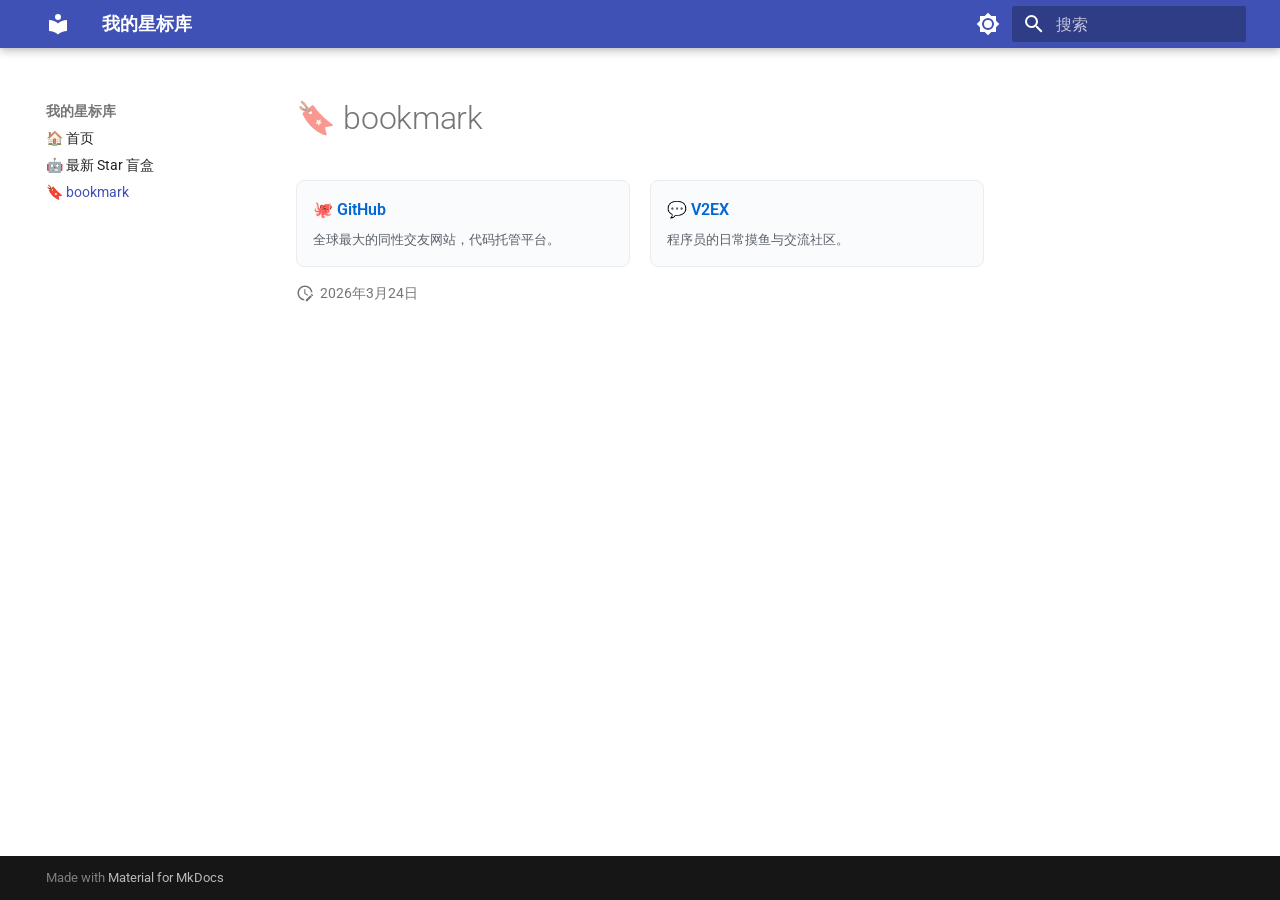
<file: bookmarks/index.html>
<!doctype html>
<html lang="zh" class="no-js">
  <head>
    
      <meta charset="utf-8">
      <meta name="viewport" content="width=device-width,initial-scale=1">
      
        <meta name="description" content="GitHub Star 项目分类导航">
      
      
      
      
        <link rel="prev" href="../auto_stars/">
      
      
      
        
      
      
      <link rel="icon" href="../assets/images/favicon.png">
      <meta name="generator" content="mkdocs-1.6.1, mkdocs-material-9.8.2">
    
    
      
        <title>🔖 bookmark - 我的星标库</title>
      
    
    
      <link rel="stylesheet" href="../assets/stylesheets/main.57a0d79d.min.css">
      
        
        <link rel="stylesheet" href="../assets/stylesheets/palette.fb2fffe2.min.css">
      
      


    
    
      
    
    
      
        
        
        <link rel="preconnect" href="https://fonts.gstatic.com" crossorigin>
        <link rel="stylesheet" href="https://fonts.googleapis.com/css?family=Roboto:300,300i,400,400i,700,700i%7CRoboto+Mono:400,400i,700,700i&display=fallback">
        <style>:root{--md-text-font:"Roboto";--md-code-font:"Roboto Mono"}</style>
      
    
    
      <link rel="stylesheet" href="../stylesheets/extra.css">
    
    <script>__md_scope=new URL("..",location),__md_hash=e=>[...e].reduce(((e,_)=>(e<<5)-e+_.charCodeAt(0)),0),__md_get=(e,_=localStorage,t=__md_scope)=>JSON.parse(_.getItem(t.pathname+"."+e)),__md_set=(e,_,t=localStorage,a=__md_scope)=>{try{t.setItem(a.pathname+"."+e,JSON.stringify(_))}catch(e){}}</script>
    
      

    
    
  </head>
  
  
    
    
      
    
    
    
    
    <body dir="ltr" data-md-color-scheme="default" data-md-color-primary="indigo" data-md-color-accent="indigo">
  
    
    <input class="md-toggle" data-md-toggle="drawer" type="checkbox" id="__drawer" autocomplete="off">
    <input class="md-toggle" data-md-toggle="search" type="checkbox" id="__search" autocomplete="off">
    <label class="md-overlay" for="__drawer"></label>
    <div data-md-component="skip">
      
    </div>
    <div data-md-component="announce">
      
    </div>
    
    
      

  

<header class="md-header md-header--shadow" data-md-component="header">
  <nav class="md-header__inner md-grid" aria-label="页眉">
    <a href=".." title="我的星标库" class="md-header__button md-logo" aria-label="我的星标库" data-md-component="logo">
      
  
  <svg xmlns="http://www.w3.org/2000/svg" viewBox="0 0 24 24"><path d="M12 8a3 3 0 0 0 3-3 3 3 0 0 0-3-3 3 3 0 0 0-3 3 3 3 0 0 0 3 3m0 3.54C9.64 9.35 6.5 8 3 8v11c3.5 0 6.64 1.35 9 3.54 2.36-2.19 5.5-3.54 9-3.54V8c-3.5 0-6.64 1.35-9 3.54"/></svg>

    </a>
    <label class="md-header__button md-icon" for="__drawer">
      
      <svg xmlns="http://www.w3.org/2000/svg" viewBox="0 0 24 24"><path d="M3 6h18v2H3zm0 5h18v2H3zm0 5h18v2H3z"/></svg>
    </label>
    <div class="md-header__title" data-md-component="header-title">
      <div class="md-header__ellipsis">
        <div class="md-header__topic">
          <span class="md-ellipsis">
            我的星标库
          </span>
        </div>
        <div class="md-header__topic" data-md-component="header-topic">
          <span class="md-ellipsis">
            
              🔖 bookmark
            
          </span>
        </div>
      </div>
    </div>
    
      
        <form class="md-header__option" data-md-component="palette">
  
    
    
    
    <input class="md-option" data-md-color-media="" data-md-color-scheme="default" data-md-color-primary="indigo" data-md-color-accent="indigo"  aria-label="切换到暗夜模式"  type="radio" name="__palette" id="__palette_0">
    
      <label class="md-header__button md-icon" title="切换到暗夜模式" for="__palette_1" hidden>
        <svg xmlns="http://www.w3.org/2000/svg" viewBox="0 0 24 24"><path d="M12 8a4 4 0 0 0-4 4 4 4 0 0 0 4 4 4 4 0 0 0 4-4 4 4 0 0 0-4-4m0 10a6 6 0 0 1-6-6 6 6 0 0 1 6-6 6 6 0 0 1 6 6 6 6 0 0 1-6 6m8-9.31V4h-4.69L12 .69 8.69 4H4v4.69L.69 12 4 15.31V20h4.69L12 23.31 15.31 20H20v-4.69L23.31 12z"/></svg>
      </label>
    
  
    
    
    
    <input class="md-option" data-md-color-media="" data-md-color-scheme="slate" data-md-color-primary="black" data-md-color-accent="indigo"  aria-label="切换到日间模式"  type="radio" name="__palette" id="__palette_1">
    
      <label class="md-header__button md-icon" title="切换到日间模式" for="__palette_0" hidden>
        <svg xmlns="http://www.w3.org/2000/svg" viewBox="0 0 24 24"><path d="M12 18c-.89 0-1.74-.2-2.5-.55C11.56 16.5 13 14.42 13 12s-1.44-4.5-3.5-5.45C10.26 6.2 11.11 6 12 6a6 6 0 0 1 6 6 6 6 0 0 1-6 6m8-9.31V4h-4.69L12 .69 8.69 4H4v4.69L.69 12 4 15.31V20h4.69L12 23.31 15.31 20H20v-4.69L23.31 12z"/></svg>
      </label>
    
  
</form>
      
    
    
      <script>var palette=__md_get("__palette");if(palette&&palette.color){if("(prefers-color-scheme)"===palette.color.media){var media=matchMedia("(prefers-color-scheme: light)"),input=document.querySelector(media.matches?"[data-md-color-media='(prefers-color-scheme: light)']":"[data-md-color-media='(prefers-color-scheme: dark)']");palette.color.media=input.getAttribute("data-md-color-media"),palette.color.scheme=input.getAttribute("data-md-color-scheme"),palette.color.primary=input.getAttribute("data-md-color-primary"),palette.color.accent=input.getAttribute("data-md-color-accent")}for(var[key,value]of Object.entries(palette.color))document.body.setAttribute("data-md-color-"+key,value)}</script>
    
    
    
      
      
        <label class="md-header__button md-icon" for="__search">
          
          <svg xmlns="http://www.w3.org/2000/svg" viewBox="0 0 24 24"><path d="M9.5 3A6.5 6.5 0 0 1 16 9.5c0 1.61-.59 3.09-1.56 4.23l.27.27h.79l5 5-1.5 1.5-5-5v-.79l-.27-.27A6.52 6.52 0 0 1 9.5 16 6.5 6.5 0 0 1 3 9.5 6.5 6.5 0 0 1 9.5 3m0 2C7 5 5 7 5 9.5S7 14 9.5 14 14 12 14 9.5 12 5 9.5 5"/></svg>
        </label>
        <div class="md-search" data-md-component="search" role="dialog">
  <label class="md-search__overlay" for="__search"></label>
  <div class="md-search__inner" role="search">
    <form class="md-search__form" name="search">
      <input type="text" class="md-search__input" name="query" aria-label="搜索" placeholder="搜索" autocapitalize="off" autocorrect="off" autocomplete="off" spellcheck="false" data-md-component="search-query" required>
      <label class="md-search__icon md-icon" for="__search">
        
        <svg xmlns="http://www.w3.org/2000/svg" viewBox="0 0 24 24"><path d="M9.5 3A6.5 6.5 0 0 1 16 9.5c0 1.61-.59 3.09-1.56 4.23l.27.27h.79l5 5-1.5 1.5-5-5v-.79l-.27-.27A6.52 6.52 0 0 1 9.5 16 6.5 6.5 0 0 1 3 9.5 6.5 6.5 0 0 1 9.5 3m0 2C7 5 5 7 5 9.5S7 14 9.5 14 14 12 14 9.5 12 5 9.5 5"/></svg>
        
        <svg xmlns="http://www.w3.org/2000/svg" viewBox="0 0 24 24"><path d="M20 11v2H8l5.5 5.5-1.42 1.42L4.16 12l7.92-7.92L13.5 5.5 8 11z"/></svg>
      </label>
      <nav class="md-search__options" aria-label="查找">
        
        <button type="reset" class="md-search__icon md-icon" title="清空当前内容" aria-label="清空当前内容" tabindex="-1">
          
          <svg xmlns="http://www.w3.org/2000/svg" viewBox="0 0 24 24"><path d="M19 6.41 17.59 5 12 10.59 6.41 5 5 6.41 10.59 12 5 17.59 6.41 19 12 13.41 17.59 19 19 17.59 13.41 12z"/></svg>
        </button>
      </nav>
      
        <div class="md-search__suggest" data-md-component="search-suggest"></div>
      
    </form>
    <div class="md-search__output">
      <div class="md-search__scrollwrap" tabindex="0" data-md-scrollfix>
        <div class="md-search-result" data-md-component="search-result">
          <div class="md-search-result__meta">
            正在初始化搜索引擎
          </div>
          <ol class="md-search-result__list" role="presentation"></ol>
        </div>
      </div>
    </div>
  </div>
</div>
      
    
    
  </nav>
  
</header>
    
    <div class="md-container" data-md-component="container">
      
      
        
          
        
      
      <main class="md-main" data-md-component="main">
        <div class="md-main__inner md-grid">
          
            
              
              <div class="md-sidebar md-sidebar--primary" data-md-component="sidebar" data-md-type="navigation" >
                <div class="md-sidebar__scrollwrap">
                  <div class="md-sidebar__inner">
                    



<nav class="md-nav md-nav--primary" aria-label="导航栏" data-md-level="0">
  <label class="md-nav__title" for="__drawer">
    <a href=".." title="我的星标库" class="md-nav__button md-logo" aria-label="我的星标库" data-md-component="logo">
      
  
  <svg xmlns="http://www.w3.org/2000/svg" viewBox="0 0 24 24"><path d="M12 8a3 3 0 0 0 3-3 3 3 0 0 0-3-3 3 3 0 0 0-3 3 3 3 0 0 0 3 3m0 3.54C9.64 9.35 6.5 8 3 8v11c3.5 0 6.64 1.35 9 3.54 2.36-2.19 5.5-3.54 9-3.54V8c-3.5 0-6.64 1.35-9 3.54"/></svg>

    </a>
    我的星标库
  </label>
  
  <ul class="md-nav__list" data-md-scrollfix>
    
      
      
  
  
  
  
    <li class="md-nav__item">
      <a href=".." class="md-nav__link">
        
  
  
  <span class="md-ellipsis">
    
  
    🏠 首页
  

    
  </span>
  
  

      </a>
    </li>
  

    
      
      
  
  
  
  
    <li class="md-nav__item">
      <a href="../auto_stars/" class="md-nav__link">
        
  
  
  <span class="md-ellipsis">
    
  
    🤖 最新 Star 盲盒
  

    
  </span>
  
  

      </a>
    </li>
  

    
      
      
  
  
    
  
  
  
    <li class="md-nav__item md-nav__item--active">
      
      <input class="md-nav__toggle md-toggle" type="checkbox" id="__toc">
      
      
      
      <a href="./" class="md-nav__link md-nav__link--active">
        
  
  
  <span class="md-ellipsis">
    
  
    🔖 bookmark
  

    
  </span>
  
  

      </a>
      
    </li>
  

    
  </ul>
</nav>
                  </div>
                </div>
              </div>
            
            
              
              <div class="md-sidebar md-sidebar--secondary" data-md-component="sidebar" data-md-type="toc" >
                <div class="md-sidebar__scrollwrap">
                  <div class="md-sidebar__inner">
                    

<nav class="md-nav md-nav--secondary" aria-label="目录">
  
  
  
  
</nav>
                  </div>
                </div>
              </div>
            
          
          
            <div class="md-content" data-md-component="content">
              
              <article class="md-content__inner md-typeset">
                
                  



  <h1>🔖 bookmark</h1>

<!-- 1. 这里是样式（只需在文件头部放一次） -->

<style>
.bookmark-grid { 
  display: grid; 
  grid-template-columns: repeat(auto-fill, minmax(220px, 1fr)); 
  gap: 20px; 
  margin-top: 20px;
}
.bookmark-card { 
  border: 1px solid #eaecef; 
  border-radius: 8px; 
  padding: 16px; 
  transition: all 0.3s ease; 
  background: #fafbfc; 
}
.bookmark-card:hover { 
  box-shadow: 0 8px 15px rgba(0,0,0,0.1); 
  transform: translateY(-2px);
}
.bookmark-card a { 
  text-decoration: none; 
  color: #0366d6; 
  font-weight: 600; 
  font-size: 16px; 
  display: block; 
  margin-bottom: 8px; 
  border-bottom: none !important; /* 覆盖 docsify 默认的 a 标签下划线 */
}
.bookmark-card p { 
  font-size: 13px; 
  color: #586069; 
  margin: 0; 
  line-height: 1.5;
}
</style>

<!-- 2. 这里是书签内容（新增书签就复制这段 div） -->

<div class="bookmark-grid">

<!-- 【改这里】：复制这个卡片结构来增加新书签 -->

<div class="bookmark-card">
    <a href="https://github.com" target="_blank">🐙 GitHub</a>
    <p>全球最大的同性交友网站，代码托管平台。</p>
  </div>

<div class="bookmark-card">
    <a href="https://v2ex.com" target="_blank">💬 V2EX</a>
    <p>程序员的日常摸鱼与交流社区。</p>
  </div>

</div>







  
    
  
  


  <aside class="md-source-file">
    
      
  <span class="md-source-file__fact">
    <span class="md-icon" title="最后更新">
      <svg xmlns="http://www.w3.org/2000/svg" viewBox="0 0 24 24"><path d="M21 13.1c-.1 0-.3.1-.4.2l-1 1 2.1 2.1 1-1c.2-.2.2-.6 0-.8l-1.3-1.3c-.1-.1-.2-.2-.4-.2m-1.9 1.8-6.1 6V23h2.1l6.1-6.1zM12.5 7v5.2l4 2.4-1 1L11 13V7zM11 21.9c-5.1-.5-9-4.8-9-9.9C2 6.5 6.5 2 12 2c5.3 0 9.6 4.1 10 9.3-.3-.1-.6-.2-1-.2s-.7.1-1 .2C19.6 7.2 16.2 4 12 4c-4.4 0-8 3.6-8 8 0 4.1 3.1 7.5 7.1 7.9l-.1.2z"/></svg>
    </span>
    <span class="git-revision-date-localized-plugin git-revision-date-localized-plugin-date" title="2026年3月24日 15:53:43 UTC">2026年3月24日</span>
  </span>

    
    
    
    
  </aside>





                
              </article>
            </div>
          
          
<script>var target=document.getElementById(location.hash.slice(1));target&&target.name&&(target.checked=target.name.startsWith("__tabbed_"))</script>
        </div>
        
          <button type="button" class="md-top md-icon" data-md-component="top" hidden>
  
  <svg xmlns="http://www.w3.org/2000/svg" viewBox="0 0 24 24"><path d="M13 20h-2V8l-5.5 5.5-1.42-1.42L12 4.16l7.92 7.92-1.42 1.42L13 8z"/></svg>
  回到页面顶部
</button>
        
      </main>
      
        <footer class="md-footer">
  
  <div class="md-footer-meta md-typeset">
    <div class="md-footer-meta__inner md-grid">
      <div class="md-copyright">
  
  
    Made with
    <a href="https://squidfunk.github.io/mkdocs-material/" target="_blank" rel="noopener">
      Material for MkDocs
    </a>
  
</div>
      
    </div>
  </div>
</footer>
      
    </div>
    <div class="md-dialog" data-md-component="dialog">
      <div class="md-dialog__inner md-typeset"></div>
    </div>
    
    
    
      
      
      <script id="__config" type="application/json">{"annotate": null, "base": "..", "features": ["navigation.top", "search.suggest", "navigation.tracking"], "search": "../assets/javascripts/workers/search.a7633da7.min.js", "tags": null, "translations": {"clipboard.copied": "\u5df2\u590d\u5236", "clipboard.copy": "\u590d\u5236", "search.result.more.one": "\u5728\u8be5\u9875\u4e0a\u8fd8\u6709 1 \u4e2a\u7b26\u5408\u6761\u4ef6\u7684\u7ed3\u679c", "search.result.more.other": "\u5728\u8be5\u9875\u4e0a\u8fd8\u6709 # \u4e2a\u7b26\u5408\u6761\u4ef6\u7684\u7ed3\u679c", "search.result.none": "\u6ca1\u6709\u627e\u5230\u7b26\u5408\u6761\u4ef6\u7684\u7ed3\u679c", "search.result.one": "\u627e\u5230 1 \u4e2a\u7b26\u5408\u6761\u4ef6\u7684\u7ed3\u679c", "search.result.other": "# \u4e2a\u7b26\u5408\u6761\u4ef6\u7684\u7ed3\u679c", "search.result.placeholder": "\u952e\u5165\u4ee5\u5f00\u59cb\u641c\u7d22", "search.result.term.missing": "\u7f3a\u5c11", "select.version": "\u9009\u62e9\u5f53\u524d\u7248\u672c"}, "version": null}</script>
    
    
      <script src="../assets/javascripts/bundle.a5f9d56c.min.js"></script>
      
    
  </body>
</html>
</file>
<file: stylesheets/extra.css>
/* 1. 基础设定：允许自然换行，防止长链接撑破网页 */
.md-typeset table:not([class]) th,
.md-typeset table:not([class]) td {
    white-space: normal !important;
    word-break: break-word;
}

/* 2. 针对表格单元格内的特殊元素（标签）进行统一样式初始化（做成小药丸形状） */
.md-typeset table:not([class]) td code,
.md-typeset table:not([class]) td strong {
    display: inline-block;
    padding: 3px 8px;
    border-radius: 12px;
    font-size: 0.8em;
    margin: 2px;
    white-space: nowrap;
    font-weight: normal; /* 强制粗体不加粗，保持精致感 */
    letter-spacing: 1px; /* 增加一点字间距 */
}

/* 3. 【标准技术标签】（对应 Markdown 行内代码 \`\`）：清爽的蓝色系 */
.md-typeset table:not([class]) td code {
    background-color: #e3f2fd; /* 浅蓝底 */
    color: #1565c0; /* 深蓝字 */
    border: 1px solid #90caf9; /* 中蓝边 */
}

/* 4. 【个人精品标签】（对应 Markdown 粗体 ** **）：清爽的绿色系 */
.md-typeset table:not([class]) td strong {
    background-color: #e8f5e9; /* 浅绿底 */
    color: #2e7d32; /* 深绿字 */
    border: 1px solid #a5d6a7; /* 中绿边 */
    box-shadow: 0 1px 2px rgba(0,0,0,0.05); /* 极弱投影提升质感 */
}
</file>
<file: assets/stylesheets/main.57a0d79d.min.css>
@charset "UTF-8";html{box-sizing:border-box;-webkit-text-size-adjust:none;-moz-text-size-adjust:none;text-size-adjust:none}*,:after,:before{box-sizing:inherit}@media(prefers-reduced-motion){*,:after,:before{transition:none!important}}body{margin:0;-webkit-font-smoothing:antialiased;-moz-osx-font-smoothing:grayscale;--md-text-font-family:var(--md-text-font, _),
    -apple-system, BlinkMacSystemFont, Helvetica, Arial, sans-serif;--md-code-font-family:var(--md-code-font, _),
    SFMono-Regular, Consolas, Menlo, monospace}.md-typeset code:not(.focus-visible),a,button,input,label{-webkit-tap-highlight-color:transparent}a{color:inherit;text-decoration:none}hr{box-sizing:initial;display:block;height:.05rem;padding:0;overflow:visible;border:0}small{font-size:80%}sub,sup{line-height:1em}img{border-style:none}table{border-spacing:0;border-collapse:initial}td,th{font-weight:400;vertical-align:top}button{padding:0;margin:0;font-family:inherit;font-size:inherit;background:#0000;border:0}input{border:0;outline:none}:root{--md-primary-fg-color:#4051b5;--md-primary-fg-color--light:#5d6cc0;--md-primary-fg-color--dark:#303fa1;--md-primary-bg-color:#fff;--md-primary-bg-color--light:#ffffffb3;--md-accent-fg-color:#526cfe;--md-accent-fg-color--transparent:#526cfe1a;--md-accent-bg-color:#fff;--md-accent-bg-color--light:#ffffffb3;--md-typeset-table-sort-icon:url("data:image/svg+xml;charset=utf-8,<svg xmlns='http://www.w3.org/2000/svg' viewBox='0 0 24 24'><path d='m18 21-4-4h3V7h-3l4-4 4 4h-3v10h3M2 19v-2h10v2M2 13v-2h7v2M2 7V5h4v2z'/></svg>");--md-typeset-table-sort-icon--asc:url("data:image/svg+xml;charset=utf-8,<svg xmlns='http://www.w3.org/2000/svg' viewBox='0 0 24 24'><path d='M19 17h3l-4 4-4-4h3V3h2M2 17h10v2H2M6 5v2H2V5m0 6h7v2H2z'/></svg>");--md-typeset-table-sort-icon--desc:url("data:image/svg+xml;charset=utf-8,<svg xmlns='http://www.w3.org/2000/svg' viewBox='0 0 24 24'><path d='M19 7h3l-4-4-4 4h3v14h2M2 17h10v2H2M6 5v2H2V5m0 6h7v2H2z'/></svg>")}[data-md-color-scheme=default]{color-scheme:light}[data-md-color-scheme=default] img[src$="#gh-dark-mode-only"],[data-md-color-scheme=default] img[src$="#only-dark"]{display:none}:root,[data-md-color-scheme=default]{--md-hue:225deg;--md-default-fg-color:#000000de;--md-default-fg-color--light:#0000008a;--md-default-fg-color--lighter:#00000052;--md-default-fg-color--lightest:#00000012;--md-default-bg-color:#fff;--md-default-bg-color--light:#ffffffb3;--md-default-bg-color--lighter:#ffffff4d;--md-default-bg-color--lightest:#ffffff1f;--md-code-fg-color:#36464e;--md-code-bg-color:#f5f5f5;--md-code-bg-color--light:#f5f5f5b3;--md-code-bg-color--lighter:#f5f5f54d;--md-code-hl-color:#4287ff;--md-code-hl-color--light:#4287ff1a;--md-code-hl-number-color:#d52a2a;--md-code-hl-special-color:#db1457;--md-code-hl-function-color:#a846b9;--md-code-hl-constant-color:#6e59d9;--md-code-hl-keyword-color:#3f6ec6;--md-code-hl-string-color:#1c7d4d;--md-code-hl-name-color:var(--md-code-fg-color);--md-code-hl-operator-color:var(--md-default-fg-color--light);--md-code-hl-punctuation-color:var(--md-default-fg-color--light);--md-code-hl-comment-color:var(--md-default-fg-color--light);--md-code-hl-generic-color:var(--md-default-fg-color--light);--md-code-hl-variable-color:var(--md-default-fg-color--light);--md-typeset-color:var(--md-default-fg-color);--md-typeset-a-color:var(--md-primary-fg-color);--md-typeset-del-color:#f5503d26;--md-typeset-ins-color:#0bd57026;--md-typeset-kbd-color:#fafafa;--md-typeset-kbd-accent-color:#fff;--md-typeset-kbd-border-color:#b8b8b8;--md-typeset-mark-color:#ffff0080;--md-typeset-table-color:#0000001f;--md-typeset-table-color--light:#00000009;--md-admonition-fg-color:var(--md-default-fg-color);--md-admonition-bg-color:var(--md-default-bg-color);--md-warning-fg-color:#000000de;--md-warning-bg-color:#ff9;--md-footer-fg-color:#fff;--md-footer-fg-color--light:#ffffffb3;--md-footer-fg-color--lighter:#ffffff73;--md-footer-bg-color:#000000de;--md-footer-bg-color--dark:#00000052;--md-shadow-z1:0 0.2rem 0.5rem #0000000d,
    0 0 0.05rem #0000001a;--md-shadow-z2:0 0.2rem 0.5rem #0000001a,
    0 0 0.05rem #00000040;--md-shadow-z3:0 0.2rem 0.5rem #0003,
    0 0 0.05rem #00000059}.md-icon svg{display:block;width:1.2rem;height:1.2rem;fill:currentcolor}aside,body,input{font-family:var(--md-text-font-family);font-feature-settings:"kern","liga";color:var(--md-typeset-color)}code,kbd,pre{font-family:var(--md-code-font-family);font-feature-settings:"kern"}.md-typeset{font-size:.8rem;line-height:1.6;overflow-wrap:break-word;-webkit-print-color-adjust:exact;color-adjust:exact}@media print{.md-typeset{font-size:.68rem}.md-typeset code,.md-typeset kbd,.md-typeset pre{white-space:pre-wrap}}.md-typeset blockquote,.md-typeset dl,.md-typeset figure,.md-typeset ol,.md-typeset pre,.md-typeset ul{margin-top:1em;margin-bottom:1em}.md-typeset h1{margin:0 0 1.25em;font-size:2em;line-height:1.3;color:var(--md-default-fg-color--light)}.md-typeset h1,.md-typeset h2{font-weight:300;letter-spacing:-.01em}.md-typeset h2{margin:1.6em 0 .64em;font-size:1.5625em;line-height:1.4}.md-typeset h3{margin:1.6em 0 .8em;font-size:1.25em;font-weight:400;line-height:1.5;letter-spacing:-.01em}.md-typeset h2+h3{margin-top:.8em}.md-typeset h4{margin:1em 0;font-weight:700;letter-spacing:-.01em}.md-typeset h5,.md-typeset h6{margin:1.25em 0;font-size:.8em;font-weight:700;color:var(--md-default-fg-color--light);letter-spacing:-.01em}.md-typeset h5{text-transform:uppercase}.md-typeset h5 code{text-transform:none}.md-typeset hr{display:flow-root;margin:1.5em 0;border-bottom:.05rem solid var(--md-default-fg-color--lightest)}.md-typeset a{color:var(--md-typeset-a-color);word-break:break-word}.md-typeset a,.md-typeset a:before{transition:color 125ms}.md-typeset a:focus,.md-typeset a:hover{color:var(--md-accent-fg-color)}.md-typeset a:focus code,.md-typeset a:hover code{color:var(--md-accent-fg-color);background-color:var(--md-accent-fg-color--transparent)}.md-typeset a code{color:var(--md-typeset-a-color)}.md-typeset a.focus-visible{outline-color:var(--md-accent-fg-color);outline-offset:.2rem}.md-typeset code,.md-typeset kbd,.md-typeset pre{font-variant-ligatures:none;color:var(--md-code-fg-color);direction:ltr;transition:background-color 125ms}.md-typeset code{padding:0 .2941176471em;font-size:.85em;word-break:break-word;background-color:var(--md-code-bg-color);border-radius:.1rem;-webkit-box-decoration-break:clone;box-decoration-break:clone;transition:color 125ms,background-color 125ms}.md-typeset code:not(.focus-visible){outline:none}.md-typeset pre{position:relative;display:flow-root;line-height:1.4}.md-typeset pre>code{display:block;padding:.7720588235em 1.1764705882em;margin:0;overflow:auto;word-break:normal;touch-action:auto;scrollbar-color:var(--md-default-fg-color--lighter) #0000;scrollbar-width:thin;outline-color:var(--md-accent-fg-color);box-shadow:none;-webkit-box-decoration-break:slice;box-decoration-break:slice}.md-typeset pre>code:hover{scrollbar-color:var(--md-accent-fg-color) #0000}.md-typeset pre>code::-webkit-scrollbar{width:.2rem;height:.2rem}.md-typeset pre>code::-webkit-scrollbar-thumb{background-color:var(--md-default-fg-color--lighter)}.md-typeset pre>code::-webkit-scrollbar-thumb:hover{background-color:var(--md-accent-fg-color)}.md-typeset kbd{display:inline-block;padding:0 .6666666667em;font-size:.75em;color:var(--md-default-fg-color);word-break:break-word;vertical-align:text-top;background-color:var(--md-typeset-kbd-color);border-radius:.1rem;box-shadow:0 .1rem 0 .05rem var(--md-typeset-kbd-border-color),0 .1rem 0 var(--md-typeset-kbd-border-color),0 -.1rem .2rem var(--md-typeset-kbd-accent-color) inset}.md-typeset mark{color:inherit;word-break:break-word;background-color:var(--md-typeset-mark-color);-webkit-box-decoration-break:clone;box-decoration-break:clone}.md-typeset abbr{text-decoration:none;cursor:help}.md-typeset [data-preview],.md-typeset abbr{border-bottom:.05rem dotted var(--md-default-fg-color--light)}.md-typeset small{opacity:.75}[dir=ltr] .md-typeset sub,[dir=ltr] .md-typeset sup{margin-left:.078125em}[dir=rtl] .md-typeset sub,[dir=rtl] .md-typeset sup{margin-right:.078125em}[dir=ltr] .md-typeset blockquote{padding-left:.6rem;border-left:.2rem solid var(--md-default-fg-color--lighter)}[dir=rtl] .md-typeset blockquote{padding-right:.6rem;border-right:.2rem solid var(--md-default-fg-color--lighter)}.md-typeset blockquote{margin-left:0;margin-right:0;color:var(--md-default-fg-color--light)}.md-typeset ul{list-style-type:disc}.md-typeset ul[type]{list-style-type:revert-layer}[dir=ltr] .md-typeset ol,[dir=ltr] .md-typeset ol li ol,[dir=ltr] .md-typeset ol li ul,[dir=ltr] .md-typeset ul,[dir=ltr] .md-typeset ul li ol,[dir=ltr] .md-typeset ul li ul{margin-left:.625em}[dir=rtl] .md-typeset ol,[dir=rtl] .md-typeset ol li ol,[dir=rtl] .md-typeset ol li ul,[dir=rtl] .md-typeset ul,[dir=rtl] .md-typeset ul li ol,[dir=rtl] .md-typeset ul li ul{margin-right:.625em}.md-typeset ol,.md-typeset ul{padding:0}.md-typeset ol:not([hidden]),.md-typeset ul:not([hidden]){display:flow-root}.md-typeset ol ol,.md-typeset ul ol{list-style-type:lower-alpha}.md-typeset ol ol ol,.md-typeset ul ol ol{list-style-type:lower-roman}.md-typeset ol ol ol ol,.md-typeset ul ol ol ol{list-style-type:upper-alpha}.md-typeset ol ol ol ol ol,.md-typeset ul ol ol ol ol{list-style-type:upper-roman}.md-typeset ol[type],.md-typeset ul[type]{list-style-type:revert-layer}[dir=ltr] .md-typeset ol li,[dir=ltr] .md-typeset ul li{margin-left:1.25em}[dir=rtl] .md-typeset ol li,[dir=rtl] .md-typeset ul li{margin-right:1.25em}.md-typeset ol li,.md-typeset ul li{margin-bottom:.5em}.md-typeset ol li blockquote,.md-typeset ol li p,.md-typeset ul li blockquote,.md-typeset ul li p{margin:.5em 0}.md-typeset ol li:last-child,.md-typeset ul li:last-child{margin-bottom:0}.md-typeset ol li ol,.md-typeset ol li ul,.md-typeset ul li ol,.md-typeset ul li ul{margin-top:.5em;margin-bottom:.5em}[dir=ltr] .md-typeset dd{margin-left:1.875em}[dir=rtl] .md-typeset dd{margin-right:1.875em}.md-typeset dd{margin-top:1em;margin-bottom:1.5em}.md-typeset img,.md-typeset svg,.md-typeset video{max-width:100%;height:auto}.md-typeset img[align=left]{margin:1em 1em 1em 0}.md-typeset img[align=right]{margin:1em 0 1em 1em}.md-typeset img[align]:only-child{margin-top:0}.md-typeset figure{display:flow-root;width:fit-content;max-width:100%;margin:1em auto;text-align:center}.md-typeset figure img{display:block;margin:0 auto}.md-typeset figcaption{max-width:24rem;margin:1em auto;font-style:italic}.md-typeset iframe{max-width:100%}.md-typeset table:not([class]){display:inline-block;max-width:100%;overflow:auto;font-size:.64rem;touch-action:auto;background-color:var(--md-default-bg-color);border:.05rem solid var(--md-typeset-table-color);border-radius:.1rem}@media print{.md-typeset table:not([class]){display:table}}.md-typeset table:not([class])+*{margin-top:1.5em}.md-typeset table:not([class]) td>:first-child,.md-typeset table:not([class]) th>:first-child{margin-top:0}.md-typeset table:not([class]) td>:last-child,.md-typeset table:not([class]) th>:last-child{margin-bottom:0}.md-typeset table:not([class]) td:not([align]),.md-typeset table:not([class]) th:not([align]){text-align:left}[dir=rtl] .md-typeset table:not([class]) td:not([align]),[dir=rtl] .md-typeset table:not([class]) th:not([align]){text-align:right}.md-typeset table:not([class]) th{min-width:5rem;padding:.9375em 1.25em;font-weight:700;vertical-align:top}.md-typeset table:not([class]) td{padding:.9375em 1.25em;vertical-align:top;border-top:.05rem solid var(--md-typeset-table-color)}.md-typeset table:not([class]) tbody tr{transition:background-color 125ms}.md-typeset table:not([class]) tbody tr:hover{background-color:var(--md-typeset-table-color--light);box-shadow:0 .05rem 0 var(--md-default-bg-color) inset}.md-typeset table:not([class]) a{word-break:normal}.md-typeset table th[role=columnheader]{cursor:pointer}[dir=ltr] .md-typeset table th[role=columnheader]:after{margin-left:.5em}[dir=rtl] .md-typeset table th[role=columnheader]:after{margin-right:.5em}.md-typeset table th[role=columnheader]:after{display:inline-block;width:1.2em;height:1.2em;vertical-align:text-bottom;content:"";-webkit-mask-image:var(--md-typeset-table-sort-icon);mask-image:var(--md-typeset-table-sort-icon);-webkit-mask-repeat:no-repeat;mask-repeat:no-repeat;-webkit-mask-size:contain;mask-size:contain;transition:background-color 125ms}.md-typeset table th[role=columnheader]:hover:after{background-color:var(--md-default-fg-color--lighter)}.md-typeset table th[role=columnheader][aria-sort=ascending]:after{background-color:var(--md-default-fg-color--light);-webkit-mask-image:var(--md-typeset-table-sort-icon--asc);mask-image:var(--md-typeset-table-sort-icon--asc)}.md-typeset table th[role=columnheader][aria-sort=descending]:after{background-color:var(--md-default-fg-color--light);-webkit-mask-image:var(--md-typeset-table-sort-icon--desc);mask-image:var(--md-typeset-table-sort-icon--desc)}.md-typeset__scrollwrap{margin:1em -.8rem;overflow-x:auto;touch-action:auto}.md-typeset__table{display:inline-block;padding:0 .8rem;margin-bottom:.5em}@media print{.md-typeset__table{display:block}}html .md-typeset__table table{display:table;width:100%;margin:0;overflow:hidden}@media screen and (max-width:44.984375em){.md-content__inner>pre{margin:1em -.8rem}.md-content__inner>pre code{border-radius:0}}.md-typeset .md-author{position:relative;display:block;flex-shrink:0;width:1.6rem;height:1.6rem;overflow:hidden;border-radius:100%;transition:color 125ms,transform 125ms}.md-typeset .md-author img{display:block}.md-typeset .md-author--more{font-size:.6rem;font-weight:700;line-height:1.6rem;color:var(--md-default-fg-color--lighter);text-align:center;background:var(--md-default-fg-color--lightest)}.md-typeset .md-author--long{width:2.4rem;height:2.4rem}.md-typeset a.md-author{transform:scale(1)}.md-typeset a.md-author img{filter:grayscale(100%) opacity(75%);border-radius:100%;transition:filter 125ms}.md-typeset a.md-author:focus,.md-typeset a.md-author:hover{z-index:1;transform:scale(1.1)}.md-typeset a.md-author:focus img,.md-typeset a.md-author:hover img{filter:grayscale(0)}.md-banner{overflow:auto;color:var(--md-footer-fg-color);background-color:var(--md-footer-bg-color)}@media print{.md-banner{display:none}}.md-banner--warning{color:var(--md-warning-fg-color);background-color:var(--md-warning-bg-color)}.md-banner__inner{padding:0 .8rem;margin:.6rem auto;font-size:.7rem}[dir=ltr] .md-banner__button{float:right}[dir=rtl] .md-banner__button{float:left}.md-banner__button{color:inherit;cursor:pointer;transition:opacity .25s}.no-js .md-banner__button{display:none}.md-banner__button:hover{opacity:.7}html{height:100%;overflow-x:hidden;font-size:125%}@media screen and (min-width:100em){html{font-size:137.5%}}@media screen and (min-width:125em){html{font-size:150%}}body{position:relative;display:flex;flex-direction:column;width:100%;min-height:100%;font-size:.5rem;background-color:var(--md-default-bg-color)}@media print{body{display:block}}@media screen and (max-width:59.984375em){body[data-md-scrolllock]{position:fixed}}.md-grid{max-width:61rem;margin-left:auto;margin-right:auto}.md-container{display:flex;flex-grow:1;flex-direction:column}@media print{.md-container{display:block}}.md-main{flex-grow:1}.md-main__inner{display:flex;height:100%;margin-top:1.5rem}.md-ellipsis{overflow:hidden;text-overflow:ellipsis}.md-toggle{display:none}.md-option{position:absolute;width:0;height:0;opacity:0}.md-option:checked+label:not([hidden]){display:block}.md-option.focus-visible+label{outline-style:auto;outline-color:var(--md-accent-fg-color)}.md-skip{position:fixed;z-index:-1;padding:.3rem .5rem;margin:.5rem;font-size:.64rem;color:var(--md-default-bg-color);background-color:var(--md-default-fg-color);border-radius:.1rem;outline-color:var(--md-accent-fg-color);opacity:0;transform:translateY(.4rem)}.md-skip:focus{z-index:10;opacity:1;transition:transform .25s cubic-bezier(.4,0,.2,1),opacity 175ms 75ms;transform:translateY(0)}@page{margin:25mm}:root{--md-clipboard-icon:url("data:image/svg+xml;charset=utf-8,<svg xmlns='http://www.w3.org/2000/svg' viewBox='0 0 24 24'><path d='M19 21H8V7h11m0-2H8a2 2 0 0 0-2 2v14a2 2 0 0 0 2 2h11a2 2 0 0 0 2-2V7a2 2 0 0 0-2-2m-3-4H4a2 2 0 0 0-2 2v14h2V3h12z'/></svg>");--md-code-select-icon:url("data:image/svg+xml;charset=utf-8,<svg xmlns='http://www.w3.org/2000/svg' viewBox='0 0 24 24'><path d='M19 19h-4v2h4c1.1 0 2-.9 2-2v-4h-2m0-12h-4v2h4v4h2V5c0-1.1-.9-2-2-2M5 5h4V3H5c-1.1 0-2 .9-2 2v4h2m0 6H3v4c0 1.1.9 2 2 2h4v-2H5zm2-4h2v2H7zm4 0h2v2h-2zm4 0h2v2h-2zM7 7h2v2H7zm4 0h2v2h-2zm4 0h2v2h-2zm-8 8h2v2H7zm4 0h2v2h-2zm4 0h2v2h-2z'/></svg>");--md-code-copy-icon:url("data:image/svg+xml;charset=utf-8,<svg xmlns='http://www.w3.org/2000/svg' viewBox='0 0 24 24'><path d='M19 21H8V7h11m0-2H8a2 2 0 0 0-2 2v14a2 2 0 0 0 2 2h11a2 2 0 0 0 2-2V7a2 2 0 0 0-2-2m-3-4H4a2 2 0 0 0-2 2v14h2V3h12z'/></svg>")}.md-clipboard{z-index:1;width:1.5em;height:1.5em;color:var(--md-default-fg-color--lightest);cursor:pointer;border-radius:.1rem;outline-color:var(--md-accent-fg-color);outline-offset:.1rem;transition:color .25s}@media print{.md-clipboard{display:none}}.md-clipboard:not(.focus-visible){outline:none;-webkit-tap-highlight-color:transparent}:hover>.md-clipboard{color:var(--md-default-fg-color--light)}.md-clipboard:focus,.md-clipboard:hover{color:var(--md-accent-fg-color)}.md-clipboard:after{display:block;width:1.125em;height:1.125em;margin:0 auto;content:"";background-color:currentcolor;-webkit-mask-image:var(--md-clipboard-icon);mask-image:var(--md-clipboard-icon);-webkit-mask-repeat:no-repeat;mask-repeat:no-repeat;-webkit-mask-position:center;mask-position:center;-webkit-mask-size:contain;mask-size:contain}.md-clipboard--inline{cursor:pointer}.md-clipboard--inline code{transition:color .25s,background-color .25s}.md-clipboard--inline:focus code,.md-clipboard--inline:hover code{color:var(--md-accent-fg-color);background-color:var(--md-accent-fg-color--transparent)}.md-typeset .md-code__content{display:grid}.md-code__nav{position:absolute;top:.25em;right:.25em;z-index:1;display:flex;gap:.2rem;padding:.2rem;background-color:var(--md-code-bg-color--lighter);border-radius:.1rem;transition:background-color .25s}:hover>.md-code__nav{background-color:var(--md-code-bg-color--light)}.md-code__button{display:block;width:1.5em;height:1.5em;color:var(--md-default-fg-color--lightest);cursor:pointer;outline-color:var(--md-accent-fg-color);outline-offset:.1rem;transition:color .25s}:hover>*>.md-code__button{color:var(--md-default-fg-color--light)}.md-code__button.focus-visible,.md-code__button:hover{color:var(--md-accent-fg-color)}.md-code__button--active{color:var(--md-default-fg-color)!important}.md-code__button:after{display:block;width:1.125em;height:1.125em;margin:0 auto;content:"";background-color:currentcolor;-webkit-mask-repeat:no-repeat;mask-repeat:no-repeat;-webkit-mask-position:center;mask-position:center;-webkit-mask-size:contain;mask-size:contain}.md-code__button[data-md-type=select]:after{-webkit-mask-image:var(--md-code-select-icon);mask-image:var(--md-code-select-icon)}.md-code__button[data-md-type=copy]:after{-webkit-mask-image:var(--md-code-copy-icon);mask-image:var(--md-code-copy-icon)}@keyframes consent{0%{opacity:0;transform:translateY(100%)}to{opacity:1;transform:translateY(0)}}@keyframes overlay{0%{opacity:0}to{opacity:1}}.md-consent__overlay{position:fixed;top:0;z-index:5;width:100%;height:100%;background-color:#0000008a;-webkit-backdrop-filter:blur(.1rem);backdrop-filter:blur(.1rem);opacity:1;animation:overlay .25s both}.md-consent__inner{position:fixed;bottom:0;z-index:5;width:100%;max-height:100%;padding:0;overflow:auto;background-color:var(--md-default-bg-color);border:0;border-radius:.1rem;box-shadow:0 0 .2rem #0000001a,0 .2rem .4rem #0003;animation:consent .5s cubic-bezier(.1,.7,.1,1) both}.md-consent__form{padding:.8rem}.md-consent__settings{display:none;margin:1em 0}input:checked+.md-consent__settings{display:block}.md-consent__controls{margin-bottom:.8rem}.md-typeset .md-consent__controls .md-button{display:inline}@media screen and (max-width:44.984375em){.md-typeset .md-consent__controls .md-button{display:block;width:100%;margin-top:.4rem;text-align:center}}.md-consent label{cursor:pointer}.md-content{flex-grow:1;min-width:0}.md-content__inner{padding-top:.6rem;margin:0 .8rem 1.2rem}@media screen and (min-width:76.25em){[dir=ltr] .md-sidebar--primary:not([hidden])~.md-content>.md-content__inner,[dir=rtl] .md-sidebar--secondary:not([hidden])~.md-content>.md-content__inner{margin-left:1.2rem}[dir=ltr] .md-sidebar--secondary:not([hidden])~.md-content>.md-content__inner,[dir=rtl] .md-sidebar--primary:not([hidden])~.md-content>.md-content__inner{margin-right:1.2rem}}.md-content__inner:before{display:block;height:.4rem;content:""}.md-content__inner>:last-child{margin-bottom:0}[dir=ltr] .md-content__button{float:right;margin-left:.4rem}[dir=rtl] .md-content__button{float:left;margin-right:.4rem}.md-content__button{padding:0;margin:.4rem 0}@media print{.md-content__button{display:none}}.md-typeset .md-content__button{color:var(--md-default-fg-color--lighter)}.md-content__button svg{display:inline;vertical-align:top}[dir=rtl] .md-content__button svg{transform:scaleX(-1)}[dir=ltr] .md-dialog{right:.8rem}[dir=rtl] .md-dialog{left:.8rem}.md-dialog{position:fixed;bottom:.8rem;z-index:4;min-width:11.1rem;padding:.4rem .6rem;pointer-events:none;background-color:var(--md-default-fg-color);border-radius:.1rem;box-shadow:var(--md-shadow-z3);opacity:0;transition:transform 0s .4s,opacity .4s;transform:translateY(100%)}@media print{.md-dialog{display:none}}.md-dialog--active{pointer-events:auto;opacity:1;transition:transform .4s cubic-bezier(.075,.85,.175,1),opacity .4s;transform:translateY(0)}.md-dialog__inner{font-size:.7rem;color:var(--md-default-bg-color)}.md-feedback{margin:2em 0 1em;text-align:center}.md-feedback fieldset{padding:0;margin:0;border:none}.md-feedback__title{margin:1em auto;font-weight:700}.md-feedback__inner{position:relative}.md-feedback__list{position:relative;display:flex;flex-wrap:wrap;place-content:baseline center}.md-feedback__list:hover .md-icon:not(:disabled){color:var(--md-default-fg-color--lighter)}:disabled .md-feedback__list{min-height:1.8rem}.md-feedback__icon{flex-shrink:0;margin:0 .1rem;color:var(--md-default-fg-color--light);cursor:pointer;transition:color 125ms}.md-feedback__icon:not(:disabled).md-icon:hover{color:var(--md-accent-fg-color)}.md-feedback__icon:disabled{color:var(--md-default-fg-color--lightest);pointer-events:none}.md-feedback__note{position:relative;opacity:0;transition:transform .4s cubic-bezier(.1,.7,.1,1),opacity .15s;transform:translateY(.4rem)}.md-feedback__note>*{max-width:16rem;margin:0 auto}:disabled .md-feedback__note{opacity:1;transform:translateY(0)}@media print{.md-feedback,.md-footer{display:none}}.md-footer{color:var(--md-footer-fg-color);background-color:var(--md-footer-bg-color)}.md-footer__inner{justify-content:space-between;padding:.2rem;overflow:auto}.md-footer__inner:not([hidden]){display:flex}.md-footer__link{display:flex;flex-grow:.01;align-items:end;max-width:100%;margin-top:1rem;margin-bottom:.4rem;overflow:hidden;outline-color:var(--md-accent-fg-color);transition:opacity .25s}.md-footer__link:focus,.md-footer__link:hover{opacity:.7}[dir=rtl] .md-footer__link svg{transform:scaleX(-1)}@media screen and (max-width:44.984375em){.md-footer__link--prev{flex-shrink:0}.md-footer__link--prev .md-footer__title{display:none}}[dir=ltr] .md-footer__link--next{margin-left:auto}.md-footer__link--next{text-align:right}[dir=rtl] .md-footer__link--next{margin-right:auto;text-align:left}.md-footer__title{flex-grow:1;max-width:calc(100% - 2.4rem);padding:0 1rem;margin-bottom:.7rem;font-size:.9rem;white-space:nowrap}.md-footer__button{padding:.4rem;margin:.2rem}.md-footer__direction{font-size:.64rem;opacity:.7}.md-footer-meta{background-color:var(--md-footer-bg-color--dark)}.md-footer-meta__inner{display:flex;flex-wrap:wrap;justify-content:space-between;padding:.2rem}html .md-footer-meta.md-typeset a{color:var(--md-footer-fg-color--light)}html .md-footer-meta.md-typeset a:focus,html .md-footer-meta.md-typeset a:hover{color:var(--md-footer-fg-color)}.md-copyright{width:100%;padding:.4rem 0;margin:auto .6rem;font-size:.64rem;color:var(--md-footer-fg-color--lighter)}.md-copyright__highlight{color:var(--md-footer-fg-color--light)}.md-social{display:inline-flex;gap:.2rem;padding:.2rem 0 .6rem;margin:0 .4rem}@media screen and (min-width:45em){.md-copyright{width:auto}.md-social{padding:.6rem 0}}.md-social__link{display:inline-block;width:1.6rem;height:1.6rem;text-align:center}.md-social__link:before{line-height:1.9}.md-social__link svg{max-height:.8rem;vertical-align:-25%;fill:currentcolor}.md-typeset .md-button{display:inline-block;padding:.625em 2em;font-weight:700;color:var(--md-primary-fg-color);cursor:pointer;border:.1rem solid;border-radius:.1rem;transition:color 125ms,background-color 125ms,border-color 125ms}.md-typeset .md-button--primary{color:var(--md-primary-bg-color);background-color:var(--md-primary-fg-color);border-color:var(--md-primary-fg-color)}.md-typeset .md-button:focus,.md-typeset .md-button:hover{color:var(--md-accent-bg-color);background-color:var(--md-accent-fg-color);border-color:var(--md-accent-fg-color)}[dir=ltr] .md-typeset .md-input,[dir=rtl] .md-typeset .md-input{border-top-left-radius:.1rem}[dir=ltr] .md-typeset .md-input,[dir=rtl] .md-typeset .md-input{border-top-right-radius:.1rem}.md-typeset .md-input{height:1.8rem;padding:0 .6rem;font-size:.8rem;border-bottom:.1rem solid var(--md-default-fg-color--lighter);box-shadow:var(--md-shadow-z1);transition:border .25s,box-shadow .25s}.md-typeset .md-input:focus,.md-typeset .md-input:hover{border-bottom-color:var(--md-accent-fg-color);box-shadow:var(--md-shadow-z2)}.md-typeset .md-input--stretch{width:100%}.md-header{position:sticky;left:0;right:0;top:0;z-index:4;display:block;color:var(--md-primary-bg-color);background-color:var(--md-primary-fg-color);box-shadow:0 0 .2rem #0000,0 .2rem .4rem #0000}@media print{.md-header{display:none}}.md-header[hidden]{transition:transform .25s cubic-bezier(.8,0,.6,1),box-shadow .25s;transform:translateY(-100%)}.md-header--shadow{box-shadow:0 0 .2rem #0000001a,0 .2rem .4rem #0003;transition:transform .25s cubic-bezier(.1,.7,.1,1),box-shadow .25s}.md-header__inner{display:flex;align-items:center;padding:0 .2rem}.md-header__button{position:relative;z-index:1;padding:.4rem;margin:.2rem;color:currentcolor;vertical-align:middle;cursor:pointer;outline-color:var(--md-accent-fg-color);transition:opacity .25s}.md-header__button:hover{opacity:.7}.md-header__button:not([hidden]){display:inline-block}.md-header__button:not(.focus-visible){outline:none;-webkit-tap-highlight-color:transparent}.md-header__button.md-logo{padding:.4rem;margin:.2rem}@media screen and (max-width:76.234375em){.md-header__button.md-logo{display:none}}.md-header__button.md-logo img,.md-header__button.md-logo svg{display:block;width:auto;height:1.2rem;fill:currentcolor}@media screen and (min-width:60em){.md-header__button[for=__search]{display:none}}.no-js .md-header__button[for=__search]{display:none}[dir=rtl] .md-header__button[for=__search] svg{transform:scaleX(-1)}@media screen and (min-width:76.25em){.md-header__button[for=__drawer]{display:none}}.md-header__topic{position:absolute;display:flex;max-width:100%;white-space:nowrap;transition:transform .4s cubic-bezier(.1,.7,.1,1),opacity .15s}.md-header__topic+.md-header__topic{z-index:-1;pointer-events:none;opacity:0;transition:transform .4s cubic-bezier(1,.7,.1,.1),opacity .15s;transform:translateX(1.25rem)}[dir=rtl] .md-header__topic+.md-header__topic{transform:translateX(-1.25rem)}.md-draft,.md-header__topic:first-child,.md-nav__title{font-weight:700}[dir=ltr] .md-header__title{margin-left:1rem;margin-right:.4rem}[dir=rtl] .md-header__title{margin-right:1rem;margin-left:.4rem}.md-header__title{flex-grow:1;height:2.4rem;font-size:.9rem;line-height:2.4rem}.md-header__title--active .md-header__topic{z-index:-1;pointer-events:none;opacity:0;transition:transform .4s cubic-bezier(1,.7,.1,.1),opacity .15s;transform:translateX(-1.25rem)}[dir=rtl] .md-header__title--active .md-header__topic{transform:translateX(1.25rem)}.md-header__title--active .md-header__topic+.md-header__topic{z-index:0;pointer-events:auto;opacity:1;transition:transform .4s cubic-bezier(.1,.7,.1,1),opacity .15s;transform:translateX(0)}.md-header__title>.md-header__ellipsis{position:relative;width:100%;height:100%}.md-header__option{display:flex;flex-shrink:0;max-width:100%;white-space:nowrap;transition:max-width 0s .25s,opacity .25s .25s}[data-md-toggle=search]:checked~.md-header .md-header__option{max-width:0;opacity:0;transition:max-width,opacity}.md-header__option>input{bottom:0}.md-header__source{display:none}@media screen and (min-width:60em){[dir=ltr] .md-header__source{margin-left:1rem}[dir=rtl] .md-header__source{margin-right:1rem}.md-header__source{display:block;width:11.7rem;max-width:11.7rem}}@media screen and (min-width:76.25em){[dir=ltr] .md-header__source{margin-left:1.4rem}[dir=rtl] .md-header__source{margin-right:1.4rem}}.md-meta{font-size:.7rem;line-height:1.3;color:var(--md-default-fg-color--light)}.md-meta__list{display:inline-flex;flex-wrap:wrap;padding:0;margin:0;list-style:none}.md-meta__item:not(:last-child):after{margin-left:.2rem;margin-right:.2rem;content:"·"}.md-meta__link{color:var(--md-typeset-a-color)}.md-meta__link:focus,.md-meta__link:hover{color:var(--md-accent-fg-color)}.md-draft{display:inline-block;padding-left:.5714285714em;padding-right:.5714285714em;color:#fff;background-color:#ff1744;border-radius:.125em}:root{--md-nav-icon--prev:url("data:image/svg+xml;charset=utf-8,<svg xmlns='http://www.w3.org/2000/svg' viewBox='0 0 24 24'><path d='M20 11v2H8l5.5 5.5-1.42 1.42L4.16 12l7.92-7.92L13.5 5.5 8 11z'/></svg>");--md-nav-icon--next:url("data:image/svg+xml;charset=utf-8,<svg xmlns='http://www.w3.org/2000/svg' viewBox='0 0 24 24'><path d='M8.59 16.58 13.17 12 8.59 7.41 10 6l6 6-6 6z'/></svg>");--md-toc-icon:url("data:image/svg+xml;charset=utf-8,<svg xmlns='http://www.w3.org/2000/svg' viewBox='0 0 24 24'><path d='M3 9h14V7H3zm0 4h14v-2H3zm0 4h14v-2H3zm16 0h2v-2h-2zm0-10v2h2V7zm0 6h2v-2h-2z'/></svg>");--md-path-icon:url("data:image/svg+xml;charset=utf-8,<svg xmlns='http://www.w3.org/2000/svg' viewBox='0 0 24 24'><path d='M8.59 16.58 13.17 12 8.59 7.41 10 6l6 6-6 6z'/></svg>");--md-post-pin-icon:url("data:image/svg+xml;charset=utf-8,<svg xmlns='http://www.w3.org/2000/svg' viewBox='0 0 24 24'><path d='M16 12V4h1V2H7v2h1v8l-2 2v2h5.2v6h1.6v-6H18v-2z'/></svg>");--md-progress-value:0;--md-progress-delay:400ms;--md-search-result-icon:url("data:image/svg+xml;charset=utf-8,<svg xmlns='http://www.w3.org/2000/svg' viewBox='0 0 24 24'><path d='M14 2H6a2 2 0 0 0-2 2v16a2 2 0 0 0 2 2h7c-.41-.25-.8-.56-1.14-.9-.33-.33-.61-.7-.86-1.1H6V4h7v5h5v1.18c.71.16 1.39.43 2 .82V8zm6.31 16.9c1.33-2.11.69-4.9-1.4-6.22-2.11-1.33-4.91-.68-6.22 1.4-1.34 2.11-.69 4.89 1.4 6.22 1.46.93 3.32.93 4.79.02L22 23.39 23.39 22zm-3.81.1a2.5 2.5 0 0 1-2.5-2.5 2.5 2.5 0 0 1 2.5-2.5 2.5 2.5 0 0 1 2.5 2.5 2.5 2.5 0 0 1-2.5 2.5'/></svg>")}.md-nav,.md-nav__link .md-typeset{font-size:.7rem;line-height:1.3}.md-nav__title{display:block;padding:0 .6rem;overflow:hidden;color:var(--md-default-fg-color--light);text-overflow:ellipsis}.md-nav__title .md-nav__button{display:none}.md-nav__title .md-nav__button img{width:auto;height:100%}.md-nav__title .md-nav__button.md-logo img,.md-nav__title .md-nav__button.md-logo svg{display:block;width:auto;max-width:100%;height:2.4rem;object-fit:contain;fill:currentcolor}.md-nav__list{padding:0;margin:0;list-style:none}.md-nav__link{display:flex;gap:.4rem;align-items:flex-start;margin-top:.625em;scroll-snap-align:start;transition:color 125ms}.md-nav__link--passed,.md-nav__link--passed code{color:var(--md-default-fg-color--light)}.md-nav__item .md-nav__link--active,.md-nav__item .md-nav__link--active code{color:var(--md-typeset-a-color)}.md-nav__link .md-ellipsis{position:relative}.md-nav__link .md-ellipsis code{word-break:normal}[dir=ltr] .md-nav__link .md-icon:last-child{margin-left:auto}[dir=rtl] .md-nav__link .md-icon:last-child{margin-right:auto}.md-nav__link svg{position:relative;flex-shrink:0;height:1.3em;fill:currentcolor}.md-nav__link[for]:focus,.md-nav__link[for]:hover,.md-nav__link[href]:focus,.md-nav__link[href]:hover{color:var(--md-accent-fg-color);cursor:pointer}.md-nav__link[for]:focus code,.md-nav__link[for]:hover code,.md-nav__link[href]:focus code,.md-nav__link[href]:hover code{color:var(--md-accent-fg-color);background-color:var(--md-accent-fg-color--transparent)}.md-nav__link.focus-visible,.md-pagination__link.focus-visible{outline-color:var(--md-accent-fg-color);outline-offset:.2rem}.md-nav--primary .md-nav__link[for=__toc]{display:none}.md-nav--primary .md-nav__link[for=__toc] .md-icon:after{display:block;width:100%;height:100%;background-color:currentcolor;-webkit-mask-image:var(--md-toc-icon);mask-image:var(--md-toc-icon)}.md-nav--primary .md-nav__link[for=__toc]~.md-nav,.md-nav__source{display:none}.md-nav__container>.md-nav__link{margin-top:0}.md-nav__container>.md-nav__link:first-child{flex-grow:1;min-width:0}.md-nav__icon{flex-shrink:0}@media screen and (max-width:76.234375em){.md-nav--primary,.md-nav--primary .md-nav{position:absolute;left:0;right:0;top:0;z-index:1;display:flex;flex-direction:column;height:100%;background-color:var(--md-default-bg-color)}.md-nav--primary .md-nav__item,.md-nav--primary .md-nav__title{font-size:.8rem;line-height:1.5}.md-nav--primary .md-nav__title{position:relative;height:5.6rem;padding:3rem .8rem .2rem;line-height:2.4rem;color:var(--md-default-fg-color--light);white-space:nowrap;cursor:pointer;background-color:var(--md-default-fg-color--lightest)}[dir=ltr] .md-nav--primary .md-nav__title .md-nav__icon{left:.4rem}[dir=rtl] .md-nav--primary .md-nav__title .md-nav__icon{right:.4rem}.md-nav--primary .md-nav__title .md-nav__icon{position:absolute;top:.4rem;display:block;width:1.2rem;height:1.2rem;margin:.2rem}.md-nav--primary .md-nav__title .md-nav__icon:after{display:block;width:100%;height:100%;content:"";background-color:currentcolor;-webkit-mask-image:var(--md-nav-icon--prev);mask-image:var(--md-nav-icon--prev);-webkit-mask-repeat:no-repeat;mask-repeat:no-repeat;-webkit-mask-position:center;mask-position:center;-webkit-mask-size:contain;mask-size:contain}.md-nav--primary .md-nav__title~.md-nav__list{overflow-y:auto;touch-action:pan-y;scroll-snap-type:y mandatory;background-color:var(--md-default-bg-color);box-shadow:0 .05rem 0 var(--md-default-fg-color--lightest) inset}.md-nav--primary .md-nav__title~.md-nav__list>:first-child{border-top:0}.md-nav--primary .md-nav__title[for=__drawer]{font-weight:700;color:var(--md-primary-bg-color);background-color:var(--md-primary-fg-color)}.md-nav--primary .md-nav__title .md-logo{position:absolute;left:.2rem;right:.2rem;top:.2rem;display:block;padding:.4rem;margin:.2rem}.md-nav--primary .md-nav__list{flex:1}.md-nav--primary .md-nav__item{border-top:.05rem solid var(--md-default-fg-color--lightest)}.md-nav--primary .md-nav__item--active>.md-nav__link{color:var(--md-typeset-a-color)}.md-nav--primary .md-nav__item--active>.md-nav__link:focus,.md-nav--primary .md-nav__item--active>.md-nav__link:hover{color:var(--md-accent-fg-color)}.md-nav--primary .md-nav__link{padding:.6rem .8rem;margin-top:0}.md-nav--primary .md-nav__link svg{margin-top:.1em}.md-nav--primary .md-nav__link>.md-nav__link{padding:0}[dir=ltr] .md-nav--primary .md-nav__link .md-nav__icon{margin-right:-.2rem}[dir=rtl] .md-nav--primary .md-nav__link .md-nav__icon{margin-left:-.2rem}.md-nav--primary .md-nav__link .md-nav__icon{width:1.2rem;height:1.2rem;font-size:1.2rem}.md-nav--primary .md-nav__link .md-nav__icon:after{display:block;width:100%;height:100%;content:"";background-color:currentcolor;-webkit-mask-image:var(--md-nav-icon--next);mask-image:var(--md-nav-icon--next);-webkit-mask-repeat:no-repeat;mask-repeat:no-repeat;-webkit-mask-position:center;mask-position:center;-webkit-mask-size:contain;mask-size:contain}[dir=rtl] .md-nav--primary .md-nav__icon:after{transform:scale(-1)}.md-nav--primary .md-nav--secondary .md-nav{position:static;background-color:initial}[dir=ltr] .md-nav--primary .md-nav--secondary .md-nav .md-nav__link{padding-left:1.4rem}[dir=rtl] .md-nav--primary .md-nav--secondary .md-nav .md-nav__link{padding-right:1.4rem}[dir=ltr] .md-nav--primary .md-nav--secondary .md-nav .md-nav .md-nav__link{padding-left:2rem}[dir=rtl] .md-nav--primary .md-nav--secondary .md-nav .md-nav .md-nav__link{padding-right:2rem}[dir=ltr] .md-nav--primary .md-nav--secondary .md-nav .md-nav .md-nav .md-nav__link{padding-left:2.6rem}[dir=rtl] .md-nav--primary .md-nav--secondary .md-nav .md-nav .md-nav .md-nav__link{padding-right:2.6rem}[dir=ltr] .md-nav--primary .md-nav--secondary .md-nav .md-nav .md-nav .md-nav .md-nav__link{padding-left:3.2rem}[dir=rtl] .md-nav--primary .md-nav--secondary .md-nav .md-nav .md-nav .md-nav .md-nav__link{padding-right:3.2rem}.md-nav--secondary{background-color:initial}.md-nav__toggle~.md-nav{display:flex;opacity:0;transition:transform .25s cubic-bezier(.8,0,.6,1),opacity 125ms 50ms;transform:translateX(100%)}[dir=rtl] .md-nav__toggle~.md-nav{transform:translateX(-100%)}.md-nav__toggle:checked~.md-nav{opacity:1;transition:transform .25s cubic-bezier(.4,0,.2,1),opacity 125ms 125ms;transform:translateX(0)}.md-nav__toggle:checked~.md-nav>.md-nav__list{backface-visibility:hidden}}@media screen and (max-width:59.984375em){.md-nav--primary .md-nav__link[for=__toc]{display:flex}.md-nav--primary .md-nav__link[for=__toc] .md-icon:after{content:""}.md-nav--primary .md-nav__link[for=__toc]+.md-nav__link{display:none}.md-nav--primary .md-nav__link[for=__toc]~.md-nav{display:flex}.md-nav__source{display:block;padding:0 .2rem;color:var(--md-primary-bg-color);background-color:var(--md-primary-fg-color--dark)}}@media screen and (min-width:60em) and (max-width:76.234375em){.md-nav--integrated .md-nav__link[for=__toc]{display:flex}.md-nav--integrated .md-nav__link[for=__toc] .md-icon:after{content:""}.md-nav--integrated .md-nav__link[for=__toc]+.md-nav__link{display:none}.md-nav--integrated .md-nav__link[for=__toc]~.md-nav{display:flex}}@media screen and (min-width:60em){.md-nav{margin-bottom:-.4rem}.md-nav--secondary .md-nav__title{position:sticky;top:0;z-index:1;background:var(--md-default-bg-color);box-shadow:0 0 .4rem .4rem var(--md-default-bg-color)}.md-nav--secondary .md-nav__title[for=__toc]{scroll-snap-align:start}.md-nav--secondary .md-nav__title .md-nav__icon{display:none}[dir=ltr] .md-nav--secondary .md-nav__list{padding-left:.6rem}[dir=rtl] .md-nav--secondary .md-nav__list{padding-right:.6rem}.md-nav--secondary .md-nav__list{padding-bottom:.4rem}[dir=ltr] .md-nav--secondary .md-nav__item>.md-nav__link{margin-right:.4rem}[dir=rtl] .md-nav--secondary .md-nav__item>.md-nav__link{margin-left:.4rem}}@media screen and (min-width:76.25em){.md-nav{margin-bottom:-.4rem;transition:max-height .25s cubic-bezier(.86,0,.07,1)}.md-nav--primary .md-nav__title{position:sticky;top:0;z-index:1;background:var(--md-default-bg-color);box-shadow:0 0 .4rem .4rem var(--md-default-bg-color)}.md-nav--primary .md-nav__title[for=__drawer]{scroll-snap-align:start}.md-nav--primary .md-nav__title .md-nav__icon{display:none}[dir=ltr] .md-nav--primary .md-nav__list{padding-left:.6rem}[dir=rtl] .md-nav--primary .md-nav__list{padding-right:.6rem}.md-nav--primary .md-nav__list{padding-bottom:.4rem}[dir=ltr] .md-nav--primary .md-nav__item>.md-nav__link{margin-right:.4rem}[dir=rtl] .md-nav--primary .md-nav__item>.md-nav__link{margin-left:.4rem}.md-nav__toggle~.md-nav{display:grid;grid-template-rows:minmax(.4rem,0fr);visibility:collapse;opacity:0;transition:grid-template-rows .25s cubic-bezier(.86,0,.07,1),opacity .25s,visibility 0s .25s}.md-nav__toggle~.md-nav>.md-nav__list{overflow:hidden}.md-nav__toggle.md-toggle--indeterminate~.md-nav,.md-nav__toggle:checked~.md-nav{grid-template-rows:minmax(.4rem,1fr);visibility:visible;opacity:1;transition:grid-template-rows .25s cubic-bezier(.86,0,.07,1),opacity .15s .1s,visibility}.md-nav__toggle.md-toggle--indeterminate~.md-nav{transition:none}.md-nav__item--nested>.md-nav>.md-nav__title{display:none}.md-nav__item--section{display:block;margin:1.25em 0}.md-nav__item--section:last-child{margin-bottom:0}.md-nav__item--section>.md-nav__link{font-weight:700}.md-nav--lifted>.md-nav__list>.md-nav__item>[for],.md-nav__item--section>.md-nav__link[for]{color:var(--md-default-fg-color--light)}.md-nav--lifted>.md-nav__list>.md-nav__item--active>.md-nav__link:not(.md-nav__container),.md-nav__item--section>.md-nav__link:not(.md-nav__container){pointer-events:none}.md-nav__item--section>.md-nav__link .md-icon,.md-nav__item--section>.md-nav__link>[for]{display:none}[dir=ltr] .md-nav__item--section>.md-nav{margin-left:-.6rem}[dir=rtl] .md-nav__item--section>.md-nav{margin-right:-.6rem}.md-nav__item--section>.md-nav{display:block;visibility:visible;opacity:1}.md-nav__item--section>.md-nav>.md-nav__list>.md-nav__item{padding:0}.md-nav__icon{width:.9rem;height:.9rem;border-radius:100%;transition:background-color .25s}.md-nav__icon:hover{background-color:var(--md-accent-fg-color--transparent)}.md-nav__icon:after{display:inline-block;width:100%;height:100%;vertical-align:-.1rem;content:"";background-color:currentcolor;border-radius:100%;-webkit-mask-image:var(--md-nav-icon--next);mask-image:var(--md-nav-icon--next);-webkit-mask-repeat:no-repeat;mask-repeat:no-repeat;-webkit-mask-position:center;mask-position:center;-webkit-mask-size:contain;mask-size:contain;transition:transform .25s}[dir=rtl] .md-nav__icon:after{transform:rotate(180deg)}.md-nav__item--nested .md-nav__toggle:checked~.md-nav__link .md-nav__icon:after,.md-nav__item--nested .md-toggle--indeterminate~.md-nav__link .md-nav__icon:after{transform:rotate(90deg)}.md-nav--lifted>.md-nav__list>.md-nav__item,.md-nav--lifted>.md-nav__title{display:none}.md-nav--lifted>.md-nav__list>.md-nav__item--active{display:block}.md-nav--lifted>.md-nav__list>.md-nav__item--active>.md-nav__link{position:sticky;top:0;z-index:1;margin-top:0;background:var(--md-default-bg-color);box-shadow:0 0 .4rem .4rem var(--md-default-bg-color)}.md-nav--lifted>.md-nav__list>.md-nav__item--active.md-nav__item--section{margin:0}[dir=ltr] .md-nav--lifted>.md-nav__list>.md-nav__item>.md-nav:not(.md-nav--secondary){margin-left:-.6rem}[dir=rtl] .md-nav--lifted>.md-nav__list>.md-nav__item>.md-nav:not(.md-nav--secondary){margin-right:-.6rem}.md-nav--lifted .md-nav[data-md-level="1"]{grid-template-rows:minmax(.4rem,1fr);visibility:visible;opacity:1}[dir=ltr] .md-nav--integrated>.md-nav__list>.md-nav__item--active .md-nav--secondary{border-left:.05rem solid var(--md-primary-fg-color)}[dir=rtl] .md-nav--integrated>.md-nav__list>.md-nav__item--active .md-nav--secondary{border-right:.05rem solid var(--md-primary-fg-color)}.md-nav--integrated>.md-nav__list>.md-nav__item--active .md-nav--secondary{display:block;margin-bottom:1.25em;visibility:visible;opacity:1}.md-nav--integrated>.md-nav__list>.md-nav__item--active .md-nav--secondary>.md-nav__list{padding-bottom:0;overflow:visible}.md-nav--integrated>.md-nav__list>.md-nav__item--active .md-nav--secondary>.md-nav__title{display:none}}.md-pagination{gap:.4rem;font-size:.8rem;font-weight:700}.md-pagination,.md-pagination>*{display:flex;align-items:center;justify-content:center}.md-pagination>*{min-width:1.8rem;height:1.8rem;text-align:center;border-radius:.2rem}.md-pagination__current{color:var(--md-default-fg-color--light);background-color:var(--md-default-fg-color--lightest)}.md-pagination__link{transition:color 125ms,background-color 125ms}.md-pagination__link:focus,.md-pagination__link:hover{color:var(--md-accent-fg-color);background-color:var(--md-accent-fg-color--transparent)}.md-pagination__link:focus svg,.md-pagination__link:hover svg{color:var(--md-accent-fg-color)}.md-pagination__link svg{display:block;width:1.2rem;max-height:100%;color:var(--md-default-fg-color--lighter);fill:currentcolor}.md-path{padding-top:1.2rem;margin:0 .8rem;overflow:auto;font-size:.7rem}.md-path:not([hidden]){display:block}@media screen and (min-width:76.25em){.md-path{margin:0 1.2rem}}.md-path__list{display:flex;gap:.2rem;align-items:center;padding:0;margin:0;list-style:none}.md-path__item:not(:first-child){display:inline-flex;gap:.2rem;white-space:nowrap}.md-path__item:not(:first-child):before{display:inline;width:.8rem;height:.8rem;content:"";background-color:var(--md-default-fg-color--lighter);-webkit-mask-image:var(--md-path-icon);mask-image:var(--md-path-icon)}.md-path__link{display:flex;align-items:center;color:var(--md-default-fg-color--light)}.md-path__link:focus,.md-path__link:hover,.md-post .md-post__meta a:focus,.md-post .md-post__meta a:hover{color:var(--md-accent-fg-color)}.md-post__back{padding-bottom:1.2rem;margin-bottom:1.2rem;border-bottom:.05rem solid var(--md-default-fg-color--lightest)}@media screen and (max-width:76.234375em){.md-post__back{display:none}}[dir=rtl] .md-post__back svg{transform:scaleX(-1)}.md-post__authors{display:flex;flex-direction:column;gap:.6rem;margin:0 .6rem 1.2rem}.md-post .md-post__meta a{transition:color 125ms}.md-post__title{font-weight:700;color:var(--md-default-fg-color--light)}.md-post--excerpt{margin-bottom:3.2rem}.md-post--excerpt .md-post__header{display:flex;gap:.6rem;align-items:center;min-height:1.6rem}.md-post--excerpt .md-post__authors{display:inline-flex;flex-direction:row;gap:.2rem;align-items:center;min-height:2.4rem;margin:0}[dir=ltr] .md-post--excerpt .md-post__meta .md-meta__list{margin-right:.4rem}[dir=rtl] .md-post--excerpt .md-post__meta .md-meta__list{margin-left:.4rem}.md-post--excerpt .md-post__content>:first-child{--md-scroll-margin:6rem;margin-top:0}.md-post>.md-nav--secondary{margin:1em 0}.md-pin{padding:.2rem;margin-top:-.05rem;background:var(--md-default-fg-color--lightest);border-radius:1rem}.md-pin:after{display:block;width:.6rem;height:.6rem;margin:0 auto;content:"";background-color:currentcolor;-webkit-mask-image:var(--md-post-pin-icon);mask-image:var(--md-post-pin-icon);-webkit-mask-repeat:no-repeat;mask-repeat:no-repeat;-webkit-mask-position:center;mask-position:center;-webkit-mask-size:contain;mask-size:contain}.md-profile{display:flex;gap:.6rem;align-items:center;width:100%;font-size:.7rem;line-height:1.4}.md-profile__description{flex-grow:1}.md-content--post{display:flex}.md-content--post>.md-content__inner{flex-grow:1;min-width:0}@media screen and (min-width:76.25em){[dir=ltr] .md-content--post>.md-content__inner{margin-left:1.2rem}[dir=rtl] .md-content--post>.md-content__inner{margin-right:1.2rem}}@media screen and (max-width:76.234375em){.md-content--post{flex-flow:column-reverse}.md-sidebar.md-sidebar--post{position:static;width:100%;padding:0}.md-sidebar.md-sidebar--post .md-sidebar__scrollwrap{overflow:visible}.md-sidebar.md-sidebar--post .md-sidebar__inner{padding:0}.md-sidebar.md-sidebar--post .md-post__meta{margin-left:.6rem;margin-right:.6rem}.md-sidebar.md-sidebar--post .md-nav__item{display:inline;border:none}.md-sidebar.md-sidebar--post .md-nav__list{display:inline-flex;flex-wrap:wrap;gap:.6rem;padding-top:.6rem;padding-bottom:.6rem}.md-sidebar.md-sidebar--post .md-nav__link{padding:0}.md-sidebar.md-sidebar--post .md-nav{position:static;height:auto;margin-bottom:0}}.md-progress{position:fixed;top:0;z-index:4;width:100%;height:.075rem;background:var(--md-primary-bg-color);opacity:min(clamp(0,var(--md-progress-value),1),clamp(0,100 - var(--md-progress-value),1));transition:transform .5s cubic-bezier(.19,1,.22,1),opacity .25s var(--md-progress-delay);transform:scaleX(calc(var(--md-progress-value) * 1%));transform-origin:left}.md-search{position:relative}.no-js .md-search{display:none}.md-search__overlay{z-index:1;opacity:0}@media screen and (max-width:59.984375em){[dir=ltr] .md-search__overlay{left:-2.2rem}[dir=rtl] .md-search__overlay{right:-2.2rem}.md-search__overlay{position:absolute;top:-1rem;width:2rem;height:2rem;overflow:hidden;pointer-events:none;background-color:var(--md-default-bg-color);border-radius:1rem;transition:transform .3s .1s,opacity .2s .2s;transform-origin:center}[data-md-toggle=search]:checked~.md-header .md-search__overlay{opacity:1;transition:transform .4s,opacity .1s}}@media screen and (min-width:60em){.md-search{padding:.2rem 0}[dir=ltr] .md-search__overlay{left:0}[dir=rtl] .md-search__overlay{right:0}.md-search__overlay{position:fixed;top:0;width:0;height:0;cursor:pointer;background-color:#0000008a;transition:width 0s .25s,height 0s .25s,opacity .25s}[data-md-toggle=search]:checked~.md-header .md-search__overlay{width:100%;height:200vh;opacity:1;transition:width,height,opacity .25s}}@media screen and (max-width:29.984375em){[data-md-toggle=search]:checked~.md-header .md-search__overlay{transform:scale(45)}}@media screen and (min-width:30em) and (max-width:44.984375em){[data-md-toggle=search]:checked~.md-header .md-search__overlay{transform:scale(60)}}@media screen and (min-width:45em) and (max-width:59.984375em){[data-md-toggle=search]:checked~.md-header .md-search__overlay{transform:scale(75)}}.md-search__inner,.md-search__scrollwrap,.md-sidebar__scrollwrap{backface-visibility:hidden}@media screen and (max-width:59.984375em){[dir=ltr] .md-search__inner{left:0}.md-search__inner{position:fixed;top:0;z-index:2;width:0;height:0;overflow:hidden;opacity:0;transition:width 0s .3s,height 0s .3s,transform .15s cubic-bezier(.4,0,.2,1) .15s,opacity .15s .15s;transform:translateX(5%)}[dir=rtl] .md-search__inner{right:0;transform:translateX(-5%)}[data-md-toggle=search]:checked~.md-header .md-search__inner{width:100%;height:100%;opacity:1;transition:width,height,transform .15s cubic-bezier(.1,.7,.1,1) .15s,opacity .15s .15s;transform:translateX(0)}}@media screen and (min-width:60em){[dir=ltr] .md-search__inner{float:right}[dir=rtl] .md-search__inner{float:left}.md-search__inner{position:relative;width:11.7rem;padding:.1rem 0;transition:width .25s cubic-bezier(.1,.7,.1,1)}}@media screen and (min-width:60em) and (max-width:76.234375em){[data-md-toggle=search]:checked~.md-header .md-search__inner{width:23.4rem}}@media screen and (min-width:76.25em){[data-md-toggle=search]:checked~.md-header .md-search__inner{width:34.4rem}}.md-search__form{position:relative;z-index:2;height:2.4rem;background-color:var(--md-default-bg-color);box-shadow:0 0 .6rem #0000;transition:color .25s,background-color .25s}@media screen and (min-width:60em){.md-search__form{height:1.8rem;background-color:#00000042;border-radius:.1rem}.md-search__form:hover{background-color:#ffffff1f}}[data-md-toggle=search]:checked~.md-header .md-search__form{color:var(--md-default-fg-color);background-color:var(--md-default-bg-color);border-radius:.1rem .1rem 0 0;box-shadow:0 0 .6rem #00000012}[dir=ltr] .md-search__input{padding-left:3.6rem;padding-right:2.2rem}[dir=rtl] .md-search__input{padding-right:3.6rem;padding-left:2.2rem}.md-search__input{position:relative;z-index:2;width:100%;height:100%;font-size:.9rem;text-overflow:ellipsis;background:#0000}.md-search__input::placeholder{transition:color .25s}.md-search__input::placeholder,.md-search__input~.md-search__icon{color:var(--md-default-fg-color--light)}.md-search__input::-ms-clear{display:none}@media screen and (max-width:59.984375em){.md-search__input{width:100%;height:2.4rem;font-size:.9rem}}.md-search__icon{display:inline-block;width:1.2rem;height:1.2rem;cursor:pointer;transition:color .25s,opacity .25s}.md-search__icon:hover{opacity:.7}[dir=ltr] .md-search__icon[for=__search]{left:.5rem}[dir=rtl] .md-search__icon[for=__search]{right:.5rem}.md-search__icon[for=__search]{position:absolute;top:.3rem;z-index:2}[dir=rtl] .md-search__icon[for=__search] svg{transform:scaleX(-1)}@media screen and (max-width:59.984375em){[dir=ltr] .md-search__icon[for=__search]{left:.8rem}[dir=rtl] .md-search__icon[for=__search]{right:.8rem}.md-search__icon[for=__search]{top:.6rem}.md-search__icon[for=__search] svg:first-child{display:none}}@media screen and (min-width:60em){[dir=ltr] .md-search__input{padding-left:2.2rem}[dir=rtl] .md-search__input{padding-right:2.2rem}.md-search__input{font-size:.8rem;color:inherit}.md-search__input::placeholder{color:var(--md-primary-bg-color--light)}.md-search__input+.md-search__icon{color:var(--md-primary-bg-color)}[data-md-toggle=search]:checked~.md-header .md-search__input{text-overflow:clip}[data-md-toggle=search]:checked~.md-header .md-search__input+.md-search__icon{color:var(--md-default-fg-color--light)}[data-md-toggle=search]:checked~.md-header .md-search__input::placeholder{color:#0000}.md-search__icon[for=__search]{pointer-events:none}.md-search__icon[for=__search] svg:last-child{display:none}}[dir=ltr] .md-search__options{right:.5rem}[dir=rtl] .md-search__options{left:.5rem}.md-search__options{position:absolute;top:.3rem;z-index:2;pointer-events:none}@media screen and (max-width:59.984375em){[dir=ltr] .md-search__options{right:.8rem}[dir=rtl] .md-search__options{left:.8rem}.md-search__options{top:.6rem}}[dir=ltr] .md-search__options>.md-icon{margin-left:.2rem}[dir=rtl] .md-search__options>.md-icon{margin-right:.2rem}.md-search__options>.md-icon{color:var(--md-default-fg-color--light);opacity:0;transition:transform .15s cubic-bezier(.1,.7,.1,1),opacity .15s;transform:scale(.75)}.md-search__options>.md-icon:not(.focus-visible){outline:none;-webkit-tap-highlight-color:transparent}[data-md-toggle=search]:checked~.md-header .md-search__input:valid~.md-search__options>.md-icon{pointer-events:auto;opacity:1;transform:scale(1)}[data-md-toggle=search]:checked~.md-header .md-search__input:valid~.md-search__options>.md-icon:hover{opacity:.7}[dir=ltr] .md-search__suggest{padding-left:3.6rem;padding-right:2.2rem}[dir=rtl] .md-search__suggest{padding-right:3.6rem;padding-left:2.2rem}.md-search__suggest{position:absolute;top:0;display:flex;align-items:center;width:100%;height:100%;font-size:.9rem;color:var(--md-default-fg-color--lighter);white-space:pre;opacity:0;transition:opacity 50ms}[data-md-toggle=search]:checked~.md-header .md-search__suggest{opacity:1;transition:opacity .3s .1s}[dir=ltr] .md-search__output,[dir=rtl] .md-search__output{border-bottom-left-radius:.1rem}[dir=ltr] .md-search__output,[dir=rtl] .md-search__output{border-bottom-right-radius:.1rem}.md-search__output{position:absolute;z-index:1;width:100%;overflow:hidden}@media screen and (max-width:59.984375em){.md-search__output{top:2.4rem;bottom:0}}.md-search__scrollwrap{height:100%;overflow-y:auto;touch-action:pan-y;background-color:var(--md-default-bg-color)}@media(max-resolution:1dppx){.md-search__scrollwrap{transform:translateZ(0)}}@media screen and (min-width:60em) and (max-width:76.234375em){.md-search__scrollwrap{width:23.4rem}}@media screen and (min-width:76.25em){.md-search__scrollwrap{width:34.4rem}}@media screen and (min-width:60em){[dir=ltr] .md-search__suggest{padding-left:2.2rem}[dir=rtl] .md-search__suggest{padding-right:2.2rem}.md-search__suggest{font-size:.8rem}.md-search__output{top:1.9rem;opacity:0;transition:opacity .4s}[data-md-toggle=search]:checked~.md-header .md-search__output{box-shadow:var(--md-shadow-z3);opacity:1}.md-search__scrollwrap{max-height:0;scrollbar-color:var(--md-default-fg-color--lighter) #0000;scrollbar-width:thin}[data-md-toggle=search]:checked~.md-header .md-search__scrollwrap{max-height:75vh}.md-search__scrollwrap:hover{scrollbar-color:var(--md-accent-fg-color) #0000}.md-search__scrollwrap::-webkit-scrollbar{width:.2rem;height:.2rem}.md-search__scrollwrap::-webkit-scrollbar-thumb{background-color:var(--md-default-fg-color--lighter)}.md-search__scrollwrap::-webkit-scrollbar-thumb:hover{background-color:var(--md-accent-fg-color)}}.md-search-result{color:var(--md-default-fg-color);word-break:break-word}.md-search-result__meta{padding:0 .8rem;font-size:.64rem;line-height:1.8rem;color:var(--md-default-fg-color--light);scroll-snap-align:start;background-color:var(--md-default-fg-color--lightest)}@media screen and (min-width:60em){[dir=ltr] .md-search-result__meta{padding-left:2.2rem}[dir=rtl] .md-search-result__meta{padding-right:2.2rem}}.md-search-result__list{padding:0;margin:0;list-style:none;-webkit-user-select:none;user-select:none}.md-search-result__item{box-shadow:0 -.05rem var(--md-default-fg-color--lightest)}.md-search-result__item:first-child{box-shadow:none}.md-search-result__link{display:block;scroll-snap-align:start;outline:none;transition:background-color .25s}.md-search-result__link:focus,.md-search-result__link:hover{background-color:var(--md-accent-fg-color--transparent)}.md-search-result__link:last-child p:last-child{margin-bottom:.6rem}.md-search-result__more>summary{position:sticky;top:0;z-index:1;display:block;cursor:pointer;scroll-snap-align:start;outline:none}.md-search-result__more>summary::marker{display:none}.md-search-result__more>summary::-webkit-details-marker{display:none}.md-search-result__more>summary>div{padding:.75em .8rem;font-size:.64rem;color:var(--md-typeset-a-color);transition:color .25s,background-color .25s}@media screen and (min-width:60em){[dir=ltr] .md-search-result__more>summary>div{padding-left:2.2rem}[dir=rtl] .md-search-result__more>summary>div{padding-right:2.2rem}}.md-search-result__more>summary:focus>div,.md-search-result__more>summary:hover>div{color:var(--md-accent-fg-color);background-color:var(--md-accent-fg-color--transparent)}.md-search-result__more[open]>summary{background-color:var(--md-default-bg-color)}.md-search-result__article{position:relative;padding:0 .8rem;overflow:hidden}@media screen and (min-width:60em){[dir=ltr] .md-search-result__article{padding-left:2.2rem}[dir=rtl] .md-search-result__article{padding-right:2.2rem}}[dir=ltr] .md-search-result__icon{left:0}[dir=rtl] .md-search-result__icon{right:0}.md-search-result__icon{position:absolute;width:1.2rem;height:1.2rem;margin:.5rem;color:var(--md-default-fg-color--light)}@media screen and (max-width:59.984375em){.md-search-result__icon{display:none}}.md-search-result__icon:after{display:inline-block;width:100%;height:100%;content:"";background-color:currentcolor;-webkit-mask-image:var(--md-search-result-icon);mask-image:var(--md-search-result-icon);-webkit-mask-repeat:no-repeat;mask-repeat:no-repeat;-webkit-mask-position:center;mask-position:center;-webkit-mask-size:contain;mask-size:contain}[dir=rtl] .md-search-result__icon:after{transform:scaleX(-1)}.md-search-result .md-typeset{font-size:.64rem;line-height:1.6;color:var(--md-default-fg-color--light)}.md-search-result .md-typeset h1{margin:.55rem 0;font-size:.8rem;font-weight:400;line-height:1.4;color:var(--md-default-fg-color)}.md-search-result .md-typeset h1 mark,.md-search-result .md-typeset h2 mark{text-decoration:none}.md-search-result .md-typeset h2{font-weight:700;line-height:1.6}.md-search-result .md-typeset h2,.md-search-result__terms{margin:.5em 0;font-size:.64rem;color:var(--md-default-fg-color)}.md-search-result__terms{display:block;font-style:italic}.md-search-result mark{color:var(--md-accent-fg-color);text-decoration:underline;background-color:initial}.md-select{position:relative;z-index:1}.md-select__inner{position:absolute;top:calc(100% - .2rem);left:50%;max-height:0;margin-top:.2rem;color:var(--md-default-fg-color);background-color:var(--md-default-bg-color);border-radius:.1rem;box-shadow:var(--md-shadow-z2);opacity:0;transition:transform .25s 375ms,opacity .25s .25s,max-height 0s .5s;transform:translate3d(-50%,.3rem,0)}.md-select:focus-within .md-select__inner,.md-select:hover .md-select__inner{max-height:10rem;opacity:1;transition:transform .25s cubic-bezier(.1,.7,.1,1),opacity .25s,max-height;transform:translate3d(-50%,0,0)}.md-select__inner:after{position:absolute;top:0;left:50%;width:0;height:0;margin-top:-.2rem;margin-left:-.2rem;content:"";border:.2rem solid #0000;border-top:0;border-bottom-color:var(--md-default-bg-color)}.md-select__list{max-height:inherit;padding:0;margin:0;overflow:auto;font-size:.8rem;list-style-type:none;border-radius:.1rem}.md-select__item{line-height:1.8rem}[dir=ltr] .md-select__link{padding-left:.6rem;padding-right:1.2rem}[dir=rtl] .md-select__link{padding-right:.6rem;padding-left:1.2rem}.md-select__link{display:block;width:100%;cursor:pointer;scroll-snap-align:start;outline:none;transition:background-color .25s,color .25s}.md-select__link:focus,.md-select__link:hover{color:var(--md-accent-fg-color)}.md-select__link:focus{background-color:var(--md-default-fg-color--lightest)}.md-sidebar{position:sticky;top:2.4rem;flex-shrink:0;align-self:flex-start;width:12.1rem;padding:1.2rem 0}@media print{.md-sidebar{display:none}}@media screen and (max-width:76.234375em){[dir=ltr] .md-sidebar--primary{left:-12.1rem}[dir=rtl] .md-sidebar--primary{right:-12.1rem}.md-sidebar--primary{position:fixed;top:0;z-index:5;display:block;width:12.1rem;height:100%;background-color:var(--md-default-bg-color);transition:transform .25s cubic-bezier(.4,0,.2,1),box-shadow .25s;transform:translateX(0)}[data-md-toggle=drawer]:checked~.md-container .md-sidebar--primary{box-shadow:var(--md-shadow-z3);transform:translateX(12.1rem)}[dir=rtl] [data-md-toggle=drawer]:checked~.md-container .md-sidebar--primary{transform:translateX(-12.1rem)}.md-sidebar--primary .md-sidebar__scrollwrap{position:absolute;top:0;right:0;bottom:0;left:0;margin:0;overflow:hidden;scroll-snap-type:none}}@media screen and (min-width:76.25em){.md-sidebar{height:0}.no-js .md-sidebar{height:auto}.md-header--lifted~.md-container .md-sidebar{top:4.8rem}}.md-sidebar--secondary{display:none;order:2}@media screen and (min-width:60em){.md-sidebar--secondary{height:0}.no-js .md-sidebar--secondary{height:auto}.md-sidebar--secondary:not([hidden]){display:block}.md-sidebar--secondary .md-sidebar__scrollwrap{touch-action:pan-y}.md-sidebar__scrollwrap{scrollbar-gutter:stable;scrollbar-width:thin}}.md-sidebar__scrollwrap{margin:0 .2rem;overflow-y:auto;scrollbar-color:var(--md-default-fg-color--lighter) #0000}.md-sidebar__scrollwrap::-webkit-scrollbar{width:.2rem;height:.2rem}.md-sidebar__scrollwrap:focus-within,.md-sidebar__scrollwrap:hover{scrollbar-color:var(--md-accent-fg-color) #0000}.md-sidebar__scrollwrap:focus-within::-webkit-scrollbar-thumb,.md-sidebar__scrollwrap:hover::-webkit-scrollbar-thumb{background-color:var(--md-default-fg-color--lighter)}.md-sidebar__scrollwrap:focus-within::-webkit-scrollbar-thumb:hover,.md-sidebar__scrollwrap:hover::-webkit-scrollbar-thumb:hover{background-color:var(--md-accent-fg-color)}@supports selector(::-webkit-scrollbar){.md-sidebar__scrollwrap{scrollbar-gutter:auto}[dir=ltr] .md-sidebar__inner{padding-right:calc(100% - 11.5rem)}[dir=rtl] .md-sidebar__inner{padding-left:calc(100% - 11.5rem)}}@media screen and (max-width:76.234375em){.md-overlay{position:fixed;top:0;z-index:5;width:0;height:0;background-color:#0000008a;opacity:0;transition:width 0s .25s,height 0s .25s,opacity .25s}[data-md-toggle=drawer]:checked~.md-overlay{width:100%;height:100%;opacity:1;transition:width,height,opacity .25s}}@keyframes facts{0%{height:0}to{height:.65rem}}@keyframes fact{0%{opacity:0;transform:translateY(100%)}50%{opacity:0}to{opacity:1;transform:translateY(0)}}:root{--md-source-forks-icon:url("data:image/svg+xml;charset=utf-8,<svg xmlns='http://www.w3.org/2000/svg' viewBox='0 0 16 16'><path d='M5 5.372v.878c0 .414.336.75.75.75h4.5a.75.75 0 0 0 .75-.75v-.878a2.25 2.25 0 1 1 1.5 0v.878a2.25 2.25 0 0 1-2.25 2.25h-1.5v2.128a2.251 2.251 0 1 1-1.5 0V8.5h-1.5A2.25 2.25 0 0 1 3.5 6.25v-.878a2.25 2.25 0 1 1 1.5 0M5 3.25a.75.75 0 1 0-1.5 0 .75.75 0 0 0 1.5 0m6.75.75a.75.75 0 1 0 0-1.5.75.75 0 0 0 0 1.5m-3 8.75a.75.75 0 1 0-1.5 0 .75.75 0 0 0 1.5 0'/></svg>");--md-source-repositories-icon:url("data:image/svg+xml;charset=utf-8,<svg xmlns='http://www.w3.org/2000/svg' viewBox='0 0 16 16'><path d='M2 2.5A2.5 2.5 0 0 1 4.5 0h8.75a.75.75 0 0 1 .75.75v12.5a.75.75 0 0 1-.75.75h-2.5a.75.75 0 0 1 0-1.5h1.75v-2h-8a1 1 0 0 0-.714 1.7.75.75 0 1 1-1.072 1.05A2.5 2.5 0 0 1 2 11.5Zm10.5-1h-8a1 1 0 0 0-1 1v6.708A2.5 2.5 0 0 1 4.5 9h8ZM5 12.25a.25.25 0 0 1 .25-.25h3.5a.25.25 0 0 1 .25.25v3.25a.25.25 0 0 1-.4.2l-1.45-1.087a.25.25 0 0 0-.3 0L5.4 15.7a.25.25 0 0 1-.4-.2Z'/></svg>");--md-source-stars-icon:url("data:image/svg+xml;charset=utf-8,<svg xmlns='http://www.w3.org/2000/svg' viewBox='0 0 16 16'><path d='M8 .25a.75.75 0 0 1 .673.418l1.882 3.815 4.21.612a.75.75 0 0 1 .416 1.279l-3.046 2.97.719 4.192a.751.751 0 0 1-1.088.791L8 12.347l-3.766 1.98a.75.75 0 0 1-1.088-.79l.72-4.194L.818 6.374a.75.75 0 0 1 .416-1.28l4.21-.611L7.327.668A.75.75 0 0 1 8 .25m0 2.445L6.615 5.5a.75.75 0 0 1-.564.41l-3.097.45 2.24 2.184a.75.75 0 0 1 .216.664l-.528 3.084 2.769-1.456a.75.75 0 0 1 .698 0l2.77 1.456-.53-3.084a.75.75 0 0 1 .216-.664l2.24-2.183-3.096-.45a.75.75 0 0 1-.564-.41z'/></svg>");--md-source-version-icon:url("data:image/svg+xml;charset=utf-8,<svg xmlns='http://www.w3.org/2000/svg' viewBox='0 0 16 16'><path d='M1 7.775V2.75C1 1.784 1.784 1 2.75 1h5.025c.464 0 .91.184 1.238.513l6.25 6.25a1.75 1.75 0 0 1 0 2.474l-5.026 5.026a1.75 1.75 0 0 1-2.474 0l-6.25-6.25A1.75 1.75 0 0 1 1 7.775m1.5 0c0 .066.026.13.073.177l6.25 6.25a.25.25 0 0 0 .354 0l5.025-5.025a.25.25 0 0 0 0-.354l-6.25-6.25a.25.25 0 0 0-.177-.073H2.75a.25.25 0 0 0-.25.25ZM6 5a1 1 0 1 1 0 2 1 1 0 0 1 0-2'/></svg>");--md-status:url("data:image/svg+xml;charset=utf-8,<svg xmlns='http://www.w3.org/2000/svg' viewBox='0 0 24 24'><path d='M11 9h2V7h-2m1 13c-4.41 0-8-3.59-8-8s3.59-8 8-8 8 3.59 8 8-3.59 8-8 8m0-18A10 10 0 0 0 2 12a10 10 0 0 0 10 10 10 10 0 0 0 10-10A10 10 0 0 0 12 2m-1 15h2v-6h-2z'/></svg>");--md-status--new:url("data:image/svg+xml;charset=utf-8,<svg xmlns='http://www.w3.org/2000/svg' viewBox='0 0 24 24'><path d='m23 12-2.44-2.78.34-3.68-3.61-.82-1.89-3.18L12 3 8.6 1.54 6.71 4.72l-3.61.81.34 3.68L1 12l2.44 2.78-.34 3.69 3.61.82 1.89 3.18L12 21l3.4 1.46 1.89-3.18 3.61-.82-.34-3.68zm-10 5h-2v-2h2zm0-4h-2V7h2z'/></svg>");--md-status--deprecated:url("data:image/svg+xml;charset=utf-8,<svg xmlns='http://www.w3.org/2000/svg' viewBox='0 0 24 24'><path d='M9 3v1H4v2h1v13a2 2 0 0 0 2 2h10a2 2 0 0 0 2-2V6h1V4h-5V3zm0 5h2v9H9zm4 0h2v9h-2z'/></svg>");--md-status--encrypted:url("data:image/svg+xml;charset=utf-8,<svg xmlns='http://www.w3.org/2000/svg' viewBox='0 0 24 24'><path d='M12 1 3 5v6c0 5.55 3.84 10.74 9 12 5.16-1.26 9-6.45 9-12V5zm0 6c1.4 0 2.8 1.1 2.8 2.5V11c.6 0 1.2.6 1.2 1.3v3.5c0 .6-.6 1.2-1.3 1.2H9.2c-.6 0-1.2-.6-1.2-1.3v-3.5c0-.6.6-1.2 1.2-1.2V9.5C9.2 8.1 10.6 7 12 7m0 1.2c-.8 0-1.5.5-1.5 1.3V11h3V9.5c0-.8-.7-1.3-1.5-1.3'/></svg>");--md-tag-icon:url("data:image/svg+xml;charset=utf-8,<svg xmlns='http://www.w3.org/2000/svg' viewBox='0 0 24 24'><path d='m5.41 21 .71-4h-4l.35-2h4l1.06-6h-4l.35-2h4l.71-4h2l-.71 4h6l.71-4h2l-.71 4h4l-.35 2h-4l-1.06 6h4l-.35 2h-4l-.71 4h-2l.71-4h-6l-.71 4zM9.53 9l-1.06 6h6l1.06-6z'/></svg>")}.md-source{display:block;font-size:.65rem;line-height:1.2;white-space:nowrap;outline-color:var(--md-accent-fg-color);backface-visibility:hidden;transition:opacity .25s}.md-source:hover{opacity:.7}.md-source__icon{display:inline-block;width:2rem;height:2.4rem;vertical-align:middle}[dir=ltr] .md-source__icon svg{margin-left:.6rem}[dir=rtl] .md-source__icon svg{margin-right:.6rem}.md-source__icon svg{margin-top:.6rem}[dir=ltr] .md-source__icon+.md-source__repository{padding-left:2rem;margin-left:-2rem}[dir=rtl] .md-source__icon+.md-source__repository{padding-right:2rem;margin-right:-2rem}[dir=ltr] .md-source__repository{margin-left:.6rem}[dir=rtl] .md-source__repository{margin-right:.6rem}.md-source__repository{display:inline-block;max-width:calc(100% - 1.2rem);overflow:hidden;text-overflow:ellipsis;vertical-align:middle}.md-source__facts{display:flex;gap:.4rem;width:100%;padding:0;margin:.1rem 0 0;overflow:hidden;font-size:.55rem;list-style-type:none;opacity:.75}.md-source__repository--active .md-source__facts{animation:facts .25s ease-in}.md-source__fact{overflow:hidden;text-overflow:ellipsis}.md-source__repository--active .md-source__fact{animation:fact .4s ease-out}[dir=ltr] .md-source__fact:before{margin-right:.1rem}[dir=rtl] .md-source__fact:before{margin-left:.1rem}.md-source__fact:before{display:inline-block;width:.6rem;height:.6rem;vertical-align:text-top;content:"";background-color:currentcolor;-webkit-mask-repeat:no-repeat;mask-repeat:no-repeat;-webkit-mask-position:center;mask-position:center;-webkit-mask-size:contain;mask-size:contain}.md-source__fact:nth-child(1n+2){flex-shrink:0}.md-source__fact--version:before{-webkit-mask-image:var(--md-source-version-icon);mask-image:var(--md-source-version-icon)}.md-source__fact--stars:before{-webkit-mask-image:var(--md-source-stars-icon);mask-image:var(--md-source-stars-icon)}.md-source__fact--forks:before{-webkit-mask-image:var(--md-source-forks-icon);mask-image:var(--md-source-forks-icon)}.md-source__fact--repositories:before{-webkit-mask-image:var(--md-source-repositories-icon);mask-image:var(--md-source-repositories-icon)}.md-source-file{margin:1em 0}[dir=ltr] .md-source-file__fact{margin-right:.6rem}[dir=rtl] .md-source-file__fact{margin-left:.6rem}.md-source-file__fact{display:inline-flex;gap:.3rem;align-items:center;font-size:.68rem;color:var(--md-default-fg-color--light)}.md-source-file__fact .md-icon{flex-shrink:0;margin-bottom:.05rem}[dir=ltr] .md-source-file__fact .md-author{float:left}[dir=rtl] .md-source-file__fact .md-author{float:right}.md-source-file__fact .md-author,[dir=rtl] .md-tabs__list{margin-right:.2rem}.md-source-file__fact svg{width:.9rem}.md-status:after{display:inline-block;width:1.125em;height:1.125em;vertical-align:text-bottom;content:"";background-color:var(--md-default-fg-color--light);-webkit-mask-image:var(--md-status);mask-image:var(--md-status);-webkit-mask-repeat:no-repeat;mask-repeat:no-repeat;-webkit-mask-position:center;mask-position:center;-webkit-mask-size:contain;mask-size:contain}.md-status:hover:after{background-color:currentcolor}.md-status--new:after{-webkit-mask-image:var(--md-status--new);mask-image:var(--md-status--new)}.md-status--deprecated:after{-webkit-mask-image:var(--md-status--deprecated);mask-image:var(--md-status--deprecated)}.md-status--encrypted:after{-webkit-mask-image:var(--md-status--encrypted);mask-image:var(--md-status--encrypted)}.md-tabs{z-index:3;display:block;width:100%;overflow:auto;line-height:1.3;color:var(--md-primary-bg-color);background-color:var(--md-primary-fg-color)}@media print{.md-tabs{display:none}}@media screen and (max-width:76.234375em){.md-tabs{display:none}}.md-tabs[hidden]{pointer-events:none}[dir=ltr] .md-tabs__list{margin-left:.2rem}.md-tabs__list{display:flex;padding:0;margin:0;overflow:auto;white-space:nowrap;list-style:none;contain:content;scrollbar-width:none}.md-tabs__list::-webkit-scrollbar{display:none}.md-tabs__item{height:2.4rem;padding-left:.6rem;padding-right:.6rem}.md-tabs__item--active .md-tabs__link{color:inherit;opacity:1}.md-tabs__link{display:flex;margin-top:.8rem;font-size:.7rem;outline-color:var(--md-accent-fg-color);outline-offset:.2rem;backface-visibility:hidden;opacity:.7;transition:transform .4s cubic-bezier(.1,.7,.1,1),opacity .25s}.md-tabs__link:focus,.md-tabs__link:hover{color:inherit;opacity:1}[dir=ltr] .md-tabs__link svg{margin-right:.4rem}[dir=rtl] .md-tabs__link svg{margin-left:.4rem}.md-tabs__link svg{height:1.3em;fill:currentcolor}.md-tabs__item:nth-child(2) .md-tabs__link{transition-delay:20ms}.md-tabs__item:nth-child(3) .md-tabs__link{transition-delay:40ms}.md-tabs__item:nth-child(4) .md-tabs__link{transition-delay:60ms}.md-tabs__item:nth-child(5) .md-tabs__link{transition-delay:80ms}.md-tabs__item:nth-child(6) .md-tabs__link{transition-delay:.1s}.md-tabs__item:nth-child(7) .md-tabs__link{transition-delay:.12s}.md-tabs__item:nth-child(8) .md-tabs__link{transition-delay:.14s}.md-tabs__item:nth-child(9) .md-tabs__link{transition-delay:.16s}.md-tabs__item:nth-child(10) .md-tabs__link{transition-delay:.18s}.md-tabs__item:nth-child(11) .md-tabs__link{transition-delay:.2s}.md-tabs__item:nth-child(12) .md-tabs__link{transition-delay:.22s}.md-tabs__item:nth-child(13) .md-tabs__link{transition-delay:.24s}.md-tabs__item:nth-child(14) .md-tabs__link{transition-delay:.26s}.md-tabs__item:nth-child(15) .md-tabs__link{transition-delay:.28s}.md-tabs__item:nth-child(16) .md-tabs__link{transition-delay:.3s}.md-tabs[hidden] .md-tabs__link{opacity:0;transition:transform 0s .1s,opacity .1s;transform:translateY(50%)}.md-typeset .md-tags:not([hidden]){display:inline-flex;flex-wrap:wrap;gap:.5em;margin-top:-.125em;margin-bottom:.75em}.md-typeset .md-tag{display:inline-flex;gap:.5em;align-items:center;padding:.3125em .78125em;font-size:.64rem;font-size:calc(min(.8em,.64rem));font-weight:700;line-height:1.6;letter-spacing:normal;background:var(--md-default-fg-color--lightest);border-radius:2.4rem}.md-typeset .md-tag[href]{color:inherit;outline:none;-webkit-tap-highlight-color:transparent;transition:color 125ms,background-color 125ms}.md-typeset .md-tag[href]:focus,.md-typeset .md-tag[href]:hover{color:var(--md-accent-bg-color);background-color:var(--md-accent-fg-color)}[id]>.md-typeset .md-tag{vertical-align:text-top}.md-typeset .md-tag-shadow{opacity:.5}.md-typeset .md-tag-icon:before{display:inline-block;width:1.2em;height:1.2em;vertical-align:text-bottom;content:"";background-color:var(--md-default-fg-color--lighter);-webkit-mask-image:var(--md-tag-icon);mask-image:var(--md-tag-icon);-webkit-mask-repeat:no-repeat;mask-repeat:no-repeat;-webkit-mask-position:center;mask-position:center;-webkit-mask-size:contain;mask-size:contain;transition:background-color 125ms}.md-typeset .md-tag-icon[href]:focus:before,.md-typeset .md-tag-icon[href]:hover:before{background-color:var(--md-accent-bg-color)}@keyframes pulse{0%{transform:scale(.95)}75%{transform:scale(1)}to{transform:scale(.95)}}:root{--md-annotation-bg-icon:url("data:image/svg+xml;charset=utf-8,<svg xmlns='http://www.w3.org/2000/svg' viewBox='0 0 24 24'><path d='M12 2A10 10 0 0 0 2 12a10 10 0 0 0 10 10 10 10 0 0 0 10-10A10 10 0 0 0 12 2'/></svg>");--md-annotation-icon:url("data:image/svg+xml;charset=utf-8,<svg xmlns='http://www.w3.org/2000/svg' viewBox='0 0 24 24'><path d='M17 13h-4v4h-2v-4H7v-2h4V7h2v4h4m-5-9A10 10 0 0 0 2 12a10 10 0 0 0 10 10 10 10 0 0 0 10-10A10 10 0 0 0 12 2'/></svg>");--md-tooltip-width:20rem;--md-tooltip-tail:0.3rem}.md-tooltip{position:absolute;top:var(--md-tooltip-y);left:clamp(.8rem + var(--md-tooltip-0,0rem),var(--md-tooltip-x),100vw - .8rem + var(--md-tooltip-0,0rem) - var(--md-tooltip-width));z-index:0;width:var(--md-tooltip-width);max-width:calc(100vw - 1.6rem);font-family:var(--md-text-font-family);color:var(--md-default-fg-color);background-color:var(--md-default-bg-color);border-radius:.1rem;box-shadow:var(--md-shadow-z2);opacity:0;transition:transform 0s .25s,opacity .25s,z-index .25s;transform:translateY(-.4rem);backface-visibility:hidden}.md-tooltip--active{z-index:2;opacity:1;transition:transform .25s cubic-bezier(.1,.7,.1,1),opacity .25s,z-index;transform:translateY(0)}.md-tooltip--inline{width:auto;font-weight:700;-webkit-user-select:none;user-select:none}.md-tooltip--inline:not(.md-tooltip--active){transform:translateY(.2rem) scale(.9)}.md-tooltip--inline .md-tooltip__inner{padding:.2rem .4rem;font-size:.5rem}[hidden]+.md-tooltip--inline{display:none}.focus-visible>.md-tooltip,.md-tooltip:target{outline:var(--md-accent-fg-color) auto}.md-tooltip__inner{padding:.8rem;font-size:.64rem}.md-tooltip2__inner.md-typeset>:first-child,.md-tooltip__inner.md-typeset>:first-child{margin-top:0}.md-tooltip2__inner.md-typeset>:last-child,.md-tooltip__inner.md-typeset>:last-child{margin-bottom:0}.md-annotation{font-style:normal;font-weight:400;text-align:initial;white-space:normal;vertical-align:text-bottom;outline:none}[dir=rtl] .md-annotation{direction:rtl}code .md-annotation{font-family:var(--md-code-font-family);font-size:inherit}.md-annotation:not([hidden]){display:inline-block;line-height:1.25}.md-annotation__index{position:relative;z-index:0;display:inline-block;margin-left:.4ch;margin-right:.4ch;vertical-align:text-top;cursor:pointer;-webkit-user-select:none;user-select:none;outline:none;overflow:hidden;border-radius:.01px}.md-annotation .md-annotation__index{transition:z-index .25s}@media screen{.md-annotation__index{width:2.2ch}[data-md-visible]>.md-annotation__index{animation:pulse 2s infinite}.md-annotation__index:before{background:var(--md-default-bg-color);-webkit-mask-image:var(--md-annotation-bg-icon);mask-image:var(--md-annotation-bg-icon)}.md-annotation__index:after,.md-annotation__index:before{position:absolute;top:-.1ch;z-index:-1;width:2.2ch;height:2.2ch;content:"";-webkit-mask-repeat:no-repeat;mask-repeat:no-repeat;-webkit-mask-position:center;mask-position:center;-webkit-mask-size:contain;mask-size:contain}.md-annotation__index:after{background-color:var(--md-default-fg-color--lighter);-webkit-mask-image:var(--md-annotation-icon);mask-image:var(--md-annotation-icon);transition:background-color .25s,transform .25s;transform:scale(1.0001)}.md-tooltip--active+.md-annotation__index:after{transform:rotate(45deg)}.md-tooltip--active+.md-annotation__index:after,:hover>.md-annotation__index:after{background-color:var(--md-accent-fg-color)}}.md-tooltip--active+.md-annotation__index{z-index:2;transition-duration:0s;animation-play-state:paused}.md-annotation__index [data-md-annotation-id]{display:inline-block}@media print{.md-annotation__index [data-md-annotation-id]{padding:0 .6ch;font-weight:700;color:var(--md-default-bg-color);white-space:nowrap;background:var(--md-default-fg-color--lighter);border-radius:2ch}.md-annotation__index [data-md-annotation-id]:after{content:attr(data-md-annotation-id)}}.md-typeset .md-annotation-list{list-style:none!important;counter-reset:annotation}.md-typeset .md-annotation-list li{position:relative}[dir=ltr] .md-typeset .md-annotation-list li:before{left:-2.125em}[dir=rtl] .md-typeset .md-annotation-list li:before{right:-2.125em}.md-typeset .md-annotation-list li:before{position:absolute;top:.25em;min-width:2ch;height:2ch;padding:0 .6ch;font-size:.8875em;font-weight:700;line-height:1.25;color:var(--md-default-bg-color);text-align:center;content:counter(annotation);counter-increment:annotation;background:var(--md-default-fg-color--lighter);border-radius:2ch}.md-tooltip2{position:absolute;top:calc(var(--md-tooltip-host-y) + var(--md-tooltip-y));z-index:0;width:100%;font-family:var(--md-text-font-family);color:var(--md-default-fg-color);pointer-events:none;opacity:0;transition:transform 0s .25s,opacity .25s,z-index .25s;transform:translateY(-.4rem);transform-origin:calc(var(--md-tooltip-host-x) + var(--md-tooltip-x)) 0;backface-visibility:hidden}.md-tooltip2:before{position:absolute;left:clamp(1.2rem,var(--md-tooltip-host-x) + var(--md-tooltip-x) - var(--md-tooltip-tail),100vw - 1.2rem - 2 * var(--md-tooltip-tail));z-index:1;display:block;content:"";border-left:var(--md-tooltip-tail) solid #0000;border-right:var(--md-tooltip-tail) solid #0000}.md-tooltip2--top:before{bottom:calc(.025rem + -1 * var(--md-tooltip-tail));filter:drop-shadow(0 1px 0 hsla(0,0%,0%,.05));border-top:var(--md-tooltip-tail) solid var(--md-default-bg-color)}.md-tooltip2--bottom:before{top:calc(.025rem + -1 * var(--md-tooltip-tail));filter:drop-shadow(0 -1px 0 hsla(0,0%,0%,.05));border-bottom:var(--md-tooltip-tail) solid var(--md-default-bg-color)}.md-tooltip2--active{z-index:2;opacity:1;transition:transform .4s cubic-bezier(0,1,.5,1),opacity .25s,z-index;transform:translateY(0)}.md-tooltip2__inner{position:relative;left:clamp(.8rem,-.8rem + var(--md-tooltip-host-x),100vw - .8rem - var(--md-tooltip-width));max-width:calc(100vw - 1.6rem);max-height:40vh;scrollbar-gutter:stable;scrollbar-width:thin;background-color:var(--md-default-bg-color);border-radius:.1rem;box-shadow:var(--md-shadow-z2)}.md-tooltip2__inner::-webkit-scrollbar{width:.2rem;height:.2rem}.md-tooltip2__inner::-webkit-scrollbar-thumb{background-color:var(--md-default-fg-color--lighter)}.md-tooltip2__inner::-webkit-scrollbar-thumb:hover{background-color:var(--md-accent-fg-color)}[role=dialog]>.md-tooltip2__inner{width:var(--md-tooltip-width);padding:0 .8rem;overflow:auto;font-size:.64rem;pointer-events:auto}[role=dialog]>.md-tooltip2__inner:after,[role=dialog]>.md-tooltip2__inner:before{position:sticky;z-index:10;display:block;width:100%;height:.8rem;content:""}[role=dialog]>.md-tooltip2__inner:before{top:0;background:linear-gradient(var(--md-default-bg-color),#0000 75%)}[role=dialog]>.md-tooltip2__inner:after{bottom:0;background:linear-gradient(#0000,var(--md-default-bg-color) 75%)}[role=tooltip]>.md-tooltip2__inner{left:clamp(.8rem,var(--md-tooltip-host-x) + var(--md-tooltip-x) - var(--md-tooltip-width) / 2,100vw - .8rem - var(--md-tooltip-width));width:fit-content;max-width:calc(min(100vw - 1.6rem,400px));padding:.2rem .4rem;font-size:.5rem;font-weight:700;-webkit-user-select:none;user-select:none}[dir=ltr] .md-top{margin-left:50%}.md-top{position:fixed;top:3.2rem;z-index:2;display:block;padding:.4rem .8rem;font-size:.7rem;color:var(--md-default-fg-color--light);cursor:pointer;background-color:var(--md-default-bg-color);border-radius:1.6rem;outline:none;box-shadow:var(--md-shadow-z2);transition:color 125ms,background-color 125ms,transform 125ms cubic-bezier(.4,0,.2,1),opacity 125ms;transform:translate(-50%)}@media print{.md-top{display:none}}[dir=rtl] .md-top{margin-right:50%;transform:translate(50%)}.md-top[hidden]{pointer-events:none;opacity:0;transition-duration:0s;transform:translate(-50%,.2rem)}[dir=rtl] .md-top[hidden]{transform:translate(50%,.2rem)}.md-top:focus,.md-top:hover{color:var(--md-accent-bg-color);background-color:var(--md-accent-fg-color)}.md-top svg{display:inline-block;vertical-align:-.5em}@keyframes hoverfix{0%{pointer-events:none}}:root{--md-version-icon:url("data:image/svg+xml;charset=utf-8,<svg xmlns='http://www.w3.org/2000/svg' viewBox='0 0 320 512'>\3c !--! Font Awesome Free 7.1.0 by @fontawesome - https://fontawesome.com License - https://fontawesome.com/license/free (Icons: CC BY 4.0, Fonts: SIL OFL 1.1, Code: MIT License) Copyright 2025 Fonticons, Inc.--><path d='M140.3 376.8c12.6 10.2 31.1 9.5 42.8-2.2l128-128c9.2-9.2 11.9-22.9 6.9-34.9S301.4 192 288.5 192h-256c-12.9 0-24.6 7.8-29.6 19.8s-2.2 25.7 7 34.8l128 128z'/></svg>");--md-admonition-icon--note:url("data:image/svg+xml;charset=utf-8,<svg xmlns='http://www.w3.org/2000/svg' viewBox='0 0 24 24'><path d='M12 2C6.47 2 2 6.47 2 12s4.47 10 10 10 10-4.47 10-10S17.53 2 12 2m3.1 5.07c.14 0 .28.05.4.16l1.27 1.27c.23.22.23.57 0 .78l-1 1-2.05-2.05 1-1c.1-.11.24-.16.38-.16m-1.97 1.74 2.06 2.06-6.06 6.06H7.07v-2.06z'/></svg>");--md-admonition-icon--abstract:url("data:image/svg+xml;charset=utf-8,<svg xmlns='http://www.w3.org/2000/svg' viewBox='0 0 24 24'><path d='M17 9H7V7h10m0 6H7v-2h10m-3 6H7v-2h7M12 3a1 1 0 0 1 1 1 1 1 0 0 1-1 1 1 1 0 0 1-1-1 1 1 0 0 1 1-1m7 0h-4.18C14.4 1.84 13.3 1 12 1s-2.4.84-2.82 2H5a2 2 0 0 0-2 2v14a2 2 0 0 0 2 2h14a2 2 0 0 0 2-2V5a2 2 0 0 0-2-2'/></svg>");--md-admonition-icon--info:url("data:image/svg+xml;charset=utf-8,<svg xmlns='http://www.w3.org/2000/svg' viewBox='0 0 24 24'><path d='M13 9h-2V7h2m0 10h-2v-6h2m-1-9A10 10 0 0 0 2 12a10 10 0 0 0 10 10 10 10 0 0 0 10-10A10 10 0 0 0 12 2'/></svg>");--md-admonition-icon--tip:url("data:image/svg+xml;charset=utf-8,<svg xmlns='http://www.w3.org/2000/svg' viewBox='0 0 24 24'><path d='M17.66 11.2c-.23-.3-.51-.56-.77-.82-.67-.6-1.43-1.03-2.07-1.66C13.33 7.26 13 4.85 13.95 3c-.95.23-1.78.75-2.49 1.32-2.59 2.08-3.61 5.75-2.39 8.9.04.1.08.2.08.33 0 .22-.15.42-.35.5-.23.1-.47.04-.66-.12a.6.6 0 0 1-.14-.17c-1.13-1.43-1.31-3.48-.55-5.12C5.78 10 4.87 12.3 5 14.47c.06.5.12 1 .29 1.5.14.6.41 1.2.71 1.73 1.08 1.73 2.95 2.97 4.96 3.22 2.14.27 4.43-.12 6.07-1.6 1.83-1.66 2.47-4.32 1.53-6.6l-.13-.26c-.21-.46-.77-1.26-.77-1.26m-3.16 6.3c-.28.24-.74.5-1.1.6-1.12.4-2.24-.16-2.9-.82 1.19-.28 1.9-1.16 2.11-2.05.17-.8-.15-1.46-.28-2.23-.12-.74-.1-1.37.17-2.06.19.38.39.76.63 1.06.77 1 1.98 1.44 2.24 2.8.04.14.06.28.06.43.03.82-.33 1.72-.93 2.27'/></svg>");--md-admonition-icon--success:url("data:image/svg+xml;charset=utf-8,<svg xmlns='http://www.w3.org/2000/svg' viewBox='0 0 24 24'><path d='M21 7 9 19l-5.5-5.5 1.41-1.41L9 16.17 19.59 5.59z'/></svg>");--md-admonition-icon--question:url("data:image/svg+xml;charset=utf-8,<svg xmlns='http://www.w3.org/2000/svg' viewBox='0 0 24 24'><path d='m15.07 11.25-.9.92C13.45 12.89 13 13.5 13 15h-2v-.5c0-1.11.45-2.11 1.17-2.83l1.24-1.26c.37-.36.59-.86.59-1.41a2 2 0 0 0-2-2 2 2 0 0 0-2 2H8a4 4 0 0 1 4-4 4 4 0 0 1 4 4 3.2 3.2 0 0 1-.93 2.25M13 19h-2v-2h2M12 2A10 10 0 0 0 2 12a10 10 0 0 0 10 10 10 10 0 0 0 10-10c0-5.53-4.5-10-10-10'/></svg>");--md-admonition-icon--warning:url("data:image/svg+xml;charset=utf-8,<svg xmlns='http://www.w3.org/2000/svg' viewBox='0 0 24 24'><path d='M13 14h-2V9h2m0 9h-2v-2h2M1 21h22L12 2z'/></svg>");--md-admonition-icon--failure:url("data:image/svg+xml;charset=utf-8,<svg xmlns='http://www.w3.org/2000/svg' viewBox='0 0 24 24'><path d='M19 6.41 17.59 5 12 10.59 6.41 5 5 6.41 10.59 12 5 17.59 6.41 19 12 13.41 17.59 19 19 17.59 13.41 12z'/></svg>");--md-admonition-icon--danger:url("data:image/svg+xml;charset=utf-8,<svg xmlns='http://www.w3.org/2000/svg' viewBox='0 0 24 24'><path d='m11.5 20 4.86-9.73H13V4l-5 9.73h3.5zM12 2c2.75 0 5.1 1 7.05 2.95S22 9.25 22 12s-1 5.1-2.95 7.05S14.75 22 12 22s-5.1-1-7.05-2.95S2 14.75 2 12s1-5.1 2.95-7.05S9.25 2 12 2'/></svg>");--md-admonition-icon--bug:url("data:image/svg+xml;charset=utf-8,<svg xmlns='http://www.w3.org/2000/svg' viewBox='0 0 24 24'><path d='M11 13h2v1h-2zm10-8v6c0 5.5-3.8 10.7-9 12-5.2-1.3-9-6.5-9-12V5l9-4zm-4 5h-2.2c-.2-.6-.6-1.1-1.1-1.5l1.2-1.2-.7-.7L12.8 8H12c-.2 0-.5 0-.7.1L9.9 6.6l-.8.8 1.2 1.2c-.5.3-.9.8-1.1 1.4H7v1h2v1H7v1h2v1H7v1h2.2c.4 1.2 1.5 2 2.8 2s2.4-.8 2.8-2H17v-1h-2v-1h2v-1h-2v-1h2zm-6 2h2v-1h-2z'/></svg>");--md-admonition-icon--example:url("data:image/svg+xml;charset=utf-8,<svg xmlns='http://www.w3.org/2000/svg' viewBox='0 0 24 24'><path d='M7 2v2h1v14a4 4 0 0 0 4 4 4 4 0 0 0 4-4V4h1V2zm4 14c-.6 0-1-.4-1-1s.4-1 1-1 1 .4 1 1-.4 1-1 1m2-4c-.6 0-1-.4-1-1s.4-1 1-1 1 .4 1 1-.4 1-1 1m1-5h-4V4h4z'/></svg>");--md-admonition-icon--quote:url("data:image/svg+xml;charset=utf-8,<svg xmlns='http://www.w3.org/2000/svg' viewBox='0 0 24 24'><path d='M14 17h3l2-4V7h-6v6h3M6 17h3l2-4V7H5v6h3z'/></svg>");--md-footnotes-icon:url("data:image/svg+xml;charset=utf-8,<svg xmlns='http://www.w3.org/2000/svg' viewBox='0 0 24 24'><path d='M19 7v4H5.83l3.58-3.59L8 6l-6 6 6 6 1.41-1.42L5.83 13H21V7z'/></svg>");--md-details-icon:url("data:image/svg+xml;charset=utf-8,<svg xmlns='http://www.w3.org/2000/svg' viewBox='0 0 24 24'><path d='M8.59 16.58 13.17 12 8.59 7.41 10 6l6 6-6 6z'/></svg>");--md-tabbed-icon--prev:url("data:image/svg+xml;charset=utf-8,<svg xmlns='http://www.w3.org/2000/svg' viewBox='0 0 24 24'><path d='M15.41 16.58 10.83 12l4.58-4.59L14 6l-6 6 6 6z'/></svg>");--md-tabbed-icon--next:url("data:image/svg+xml;charset=utf-8,<svg xmlns='http://www.w3.org/2000/svg' viewBox='0 0 24 24'><path d='M8.59 16.58 13.17 12 8.59 7.41 10 6l6 6-6 6z'/></svg>");--md-tasklist-icon:url("data:image/svg+xml;charset=utf-8,<svg xmlns='http://www.w3.org/2000/svg' viewBox='0 0 24 24'><path d='M1 12C1 5.925 5.925 1 12 1s11 4.925 11 11-4.925 11-11 11S1 18.075 1 12m16.28-2.72a.75.75 0 0 0-.018-1.042.75.75 0 0 0-1.042-.018l-5.97 5.97-2.47-2.47a.75.75 0 0 0-1.042.018.75.75 0 0 0-.018 1.042l3 3a.75.75 0 0 0 1.06 0Z'/></svg>");--md-tasklist-icon--checked:url("data:image/svg+xml;charset=utf-8,<svg xmlns='http://www.w3.org/2000/svg' viewBox='0 0 24 24'><path d='M1 12C1 5.925 5.925 1 12 1s11 4.925 11 11-4.925 11-11 11S1 18.075 1 12m16.28-2.72a.75.75 0 0 0-.018-1.042.75.75 0 0 0-1.042-.018l-5.97 5.97-2.47-2.47a.75.75 0 0 0-1.042.018.75.75 0 0 0-.018 1.042l3 3a.75.75 0 0 0 1.06 0Z'/></svg>")}.md-version{flex-shrink:0;height:2.4rem;font-size:.8rem}[dir=ltr] .md-version__current{margin-left:1.4rem;margin-right:.4rem}[dir=rtl] .md-version__current{margin-right:1.4rem;margin-left:.4rem}.md-version__current{position:relative;top:.05rem;color:inherit;cursor:pointer;outline:none}[dir=ltr] .md-version__current:after{margin-left:.4rem}[dir=rtl] .md-version__current:after{margin-right:.4rem}.md-version__current:after{display:inline-block;width:.4rem;height:.6rem;content:"";background-color:currentcolor;-webkit-mask-image:var(--md-version-icon);mask-image:var(--md-version-icon);-webkit-mask-repeat:no-repeat;mask-repeat:no-repeat;-webkit-mask-position:center;mask-position:center;-webkit-mask-size:contain;mask-size:contain}.md-version__alias{margin-left:.3rem;opacity:.7}.md-version__list{position:absolute;top:.15rem;z-index:3;max-height:0;padding:0;margin:.2rem .8rem;overflow:auto;color:var(--md-default-fg-color);list-style-type:none;scroll-snap-type:y mandatory;background-color:var(--md-default-bg-color);border-radius:.1rem;box-shadow:var(--md-shadow-z2);opacity:0;transition:max-height 0s .5s,opacity .25s .25s}.md-version:focus-within .md-version__list,.md-version:hover .md-version__list{max-height:10rem;opacity:1;transition:max-height,opacity .25s}@media(hover:none),(pointer:coarse){.md-version:hover .md-version__list{animation:hoverfix .25s forwards}.md-version:focus-within .md-version__list{animation:none}}.md-version__item{line-height:1.8rem}[dir=ltr] .md-version__link{padding-left:.6rem;padding-right:1.2rem}[dir=rtl] .md-version__link{padding-right:.6rem;padding-left:1.2rem}.md-version__link{display:block;width:100%;white-space:nowrap;cursor:pointer;scroll-snap-align:start;outline:none;transition:color .25s,background-color .25s}.md-version__link:focus,.md-version__link:hover{color:var(--md-accent-fg-color)}.md-version__link:focus{background-color:var(--md-default-fg-color--lightest)}.md-typeset .admonition,.md-typeset details{display:flow-root;padding:0 .6rem;margin:1.5625em 0;font-size:.64rem;color:var(--md-admonition-fg-color);background-color:var(--md-admonition-bg-color);border:.075rem solid #448aff;border-radius:.2rem;box-shadow:var(--md-shadow-z1);transition:box-shadow 125ms;page-break-inside:avoid}@media print{.md-typeset .admonition,.md-typeset details{box-shadow:none}}.md-typeset .admonition:focus-within,.md-typeset details:focus-within{box-shadow:0 0 0 .2rem #448aff1a}.md-typeset .admonition>*,.md-typeset details>*{box-sizing:border-box}.md-typeset .admonition .admonition,.md-typeset .admonition details,.md-typeset details .admonition,.md-typeset details details{margin-top:1em;margin-bottom:1em}.md-typeset .admonition .md-typeset__scrollwrap,.md-typeset details .md-typeset__scrollwrap{margin:1em -.6rem}.md-typeset .admonition .md-typeset__table,.md-typeset details .md-typeset__table{padding:0 .6rem}.md-typeset .admonition>.tabbed-set:only-child,.md-typeset details>.tabbed-set:only-child{margin-top:0}html .md-typeset .admonition>:last-child,html .md-typeset details>:last-child{margin-bottom:.6rem}[dir=ltr] .md-typeset .admonition-title,[dir=ltr] .md-typeset summary{padding-left:2rem;padding-right:.6rem;border-left-width:.2rem;border-top-left-radius:.1rem}[dir=rtl] .md-typeset .admonition-title,[dir=rtl] .md-typeset summary{padding-right:2rem;padding-left:.6rem;border-right-width:.2rem;border-top-left-radius:.1rem}[dir=ltr] .md-typeset .admonition-title,[dir=ltr] .md-typeset summary,[dir=rtl] .md-typeset .admonition-title,[dir=rtl] .md-typeset summary{border-top-right-radius:.1rem}.md-typeset .admonition-title,.md-typeset summary{position:relative;padding-top:.4rem;padding-bottom:.4rem;margin:0 -.6rem;font-weight:700;background-color:#448aff1a;border:none}html .md-typeset .admonition-title:last-child,html .md-typeset summary:last-child{margin-bottom:0}[dir=ltr] .md-typeset .admonition-title:before,[dir=ltr] .md-typeset summary:before{left:.6rem}[dir=rtl] .md-typeset .admonition-title:before,[dir=rtl] .md-typeset summary:before{right:.6rem}.md-typeset .admonition-title:before,.md-typeset summary:before{position:absolute;top:.625em;width:1rem;height:1rem;content:"";background-color:#448aff;-webkit-mask-image:var(--md-admonition-icon--note);mask-image:var(--md-admonition-icon--note);-webkit-mask-repeat:no-repeat;mask-repeat:no-repeat;-webkit-mask-position:center;mask-position:center;-webkit-mask-size:contain;mask-size:contain}.md-typeset .admonition-title code,.md-typeset summary code{box-shadow:0 0 0 .05rem var(--md-default-fg-color--lightest)}.md-typeset .admonition.note,.md-typeset details.note{border-color:#448aff}.md-typeset .admonition.note:focus-within,.md-typeset details.note:focus-within{box-shadow:0 0 0 .2rem #448aff1a}.md-typeset .note>.admonition-title,.md-typeset .note>summary{background-color:#448aff1a}.md-typeset .note>.admonition-title:before,.md-typeset .note>summary:before{background-color:#448aff;-webkit-mask-image:var(--md-admonition-icon--note);mask-image:var(--md-admonition-icon--note)}.md-typeset .note>.admonition-title:after,.md-typeset .note>summary:after{color:#448aff}.md-typeset .admonition.abstract,.md-typeset details.abstract{border-color:#00b0ff}.md-typeset .admonition.abstract:focus-within,.md-typeset details.abstract:focus-within{box-shadow:0 0 0 .2rem #00b0ff1a}.md-typeset .abstract>.admonition-title,.md-typeset .abstract>summary{background-color:#00b0ff1a}.md-typeset .abstract>.admonition-title:before,.md-typeset .abstract>summary:before{background-color:#00b0ff;-webkit-mask-image:var(--md-admonition-icon--abstract);mask-image:var(--md-admonition-icon--abstract)}.md-typeset .abstract>.admonition-title:after,.md-typeset .abstract>summary:after{color:#00b0ff}.md-typeset .admonition.info,.md-typeset details.info{border-color:#00b8d4}.md-typeset .admonition.info:focus-within,.md-typeset details.info:focus-within{box-shadow:0 0 0 .2rem #00b8d41a}.md-typeset .info>.admonition-title,.md-typeset .info>summary{background-color:#00b8d41a}.md-typeset .info>.admonition-title:before,.md-typeset .info>summary:before{background-color:#00b8d4;-webkit-mask-image:var(--md-admonition-icon--info);mask-image:var(--md-admonition-icon--info)}.md-typeset .info>.admonition-title:after,.md-typeset .info>summary:after{color:#00b8d4}.md-typeset .admonition.tip,.md-typeset details.tip{border-color:#00bfa5}.md-typeset .admonition.tip:focus-within,.md-typeset details.tip:focus-within{box-shadow:0 0 0 .2rem #00bfa51a}.md-typeset .tip>.admonition-title,.md-typeset .tip>summary{background-color:#00bfa51a}.md-typeset .tip>.admonition-title:before,.md-typeset .tip>summary:before{background-color:#00bfa5;-webkit-mask-image:var(--md-admonition-icon--tip);mask-image:var(--md-admonition-icon--tip)}.md-typeset .tip>.admonition-title:after,.md-typeset .tip>summary:after{color:#00bfa5}.md-typeset .admonition.success,.md-typeset details.success{border-color:#00c853}.md-typeset .admonition.success:focus-within,.md-typeset details.success:focus-within{box-shadow:0 0 0 .2rem #00c8531a}.md-typeset .success>.admonition-title,.md-typeset .success>summary{background-color:#00c8531a}.md-typeset .success>.admonition-title:before,.md-typeset .success>summary:before{background-color:#00c853;-webkit-mask-image:var(--md-admonition-icon--success);mask-image:var(--md-admonition-icon--success)}.md-typeset .success>.admonition-title:after,.md-typeset .success>summary:after{color:#00c853}.md-typeset .admonition.question,.md-typeset details.question{border-color:#64dd17}.md-typeset .admonition.question:focus-within,.md-typeset details.question:focus-within{box-shadow:0 0 0 .2rem #64dd171a}.md-typeset .question>.admonition-title,.md-typeset .question>summary{background-color:#64dd171a}.md-typeset .question>.admonition-title:before,.md-typeset .question>summary:before{background-color:#64dd17;-webkit-mask-image:var(--md-admonition-icon--question);mask-image:var(--md-admonition-icon--question)}.md-typeset .question>.admonition-title:after,.md-typeset .question>summary:after{color:#64dd17}.md-typeset .admonition.warning,.md-typeset details.warning{border-color:#ff9100}.md-typeset .admonition.warning:focus-within,.md-typeset details.warning:focus-within{box-shadow:0 0 0 .2rem #ff91001a}.md-typeset .warning>.admonition-title,.md-typeset .warning>summary{background-color:#ff91001a}.md-typeset .warning>.admonition-title:before,.md-typeset .warning>summary:before{background-color:#ff9100;-webkit-mask-image:var(--md-admonition-icon--warning);mask-image:var(--md-admonition-icon--warning)}.md-typeset .warning>.admonition-title:after,.md-typeset .warning>summary:after{color:#ff9100}.md-typeset .admonition.failure,.md-typeset details.failure{border-color:#ff5252}.md-typeset .admonition.failure:focus-within,.md-typeset details.failure:focus-within{box-shadow:0 0 0 .2rem #ff52521a}.md-typeset .failure>.admonition-title,.md-typeset .failure>summary{background-color:#ff52521a}.md-typeset .failure>.admonition-title:before,.md-typeset .failure>summary:before{background-color:#ff5252;-webkit-mask-image:var(--md-admonition-icon--failure);mask-image:var(--md-admonition-icon--failure)}.md-typeset .failure>.admonition-title:after,.md-typeset .failure>summary:after{color:#ff5252}.md-typeset .admonition.danger,.md-typeset details.danger{border-color:#ff1744}.md-typeset .admonition.danger:focus-within,.md-typeset details.danger:focus-within{box-shadow:0 0 0 .2rem #ff17441a}.md-typeset .danger>.admonition-title,.md-typeset .danger>summary{background-color:#ff17441a}.md-typeset .danger>.admonition-title:before,.md-typeset .danger>summary:before{background-color:#ff1744;-webkit-mask-image:var(--md-admonition-icon--danger);mask-image:var(--md-admonition-icon--danger)}.md-typeset .danger>.admonition-title:after,.md-typeset .danger>summary:after{color:#ff1744}.md-typeset .admonition.bug,.md-typeset details.bug{border-color:#f50057}.md-typeset .admonition.bug:focus-within,.md-typeset details.bug:focus-within{box-shadow:0 0 0 .2rem #f500571a}.md-typeset .bug>.admonition-title,.md-typeset .bug>summary{background-color:#f500571a}.md-typeset .bug>.admonition-title:before,.md-typeset .bug>summary:before{background-color:#f50057;-webkit-mask-image:var(--md-admonition-icon--bug);mask-image:var(--md-admonition-icon--bug)}.md-typeset .bug>.admonition-title:after,.md-typeset .bug>summary:after{color:#f50057}.md-typeset .admonition.example,.md-typeset details.example{border-color:#7c4dff}.md-typeset .admonition.example:focus-within,.md-typeset details.example:focus-within{box-shadow:0 0 0 .2rem #7c4dff1a}.md-typeset .example>.admonition-title,.md-typeset .example>summary{background-color:#7c4dff1a}.md-typeset .example>.admonition-title:before,.md-typeset .example>summary:before{background-color:#7c4dff;-webkit-mask-image:var(--md-admonition-icon--example);mask-image:var(--md-admonition-icon--example)}.md-typeset .example>.admonition-title:after,.md-typeset .example>summary:after{color:#7c4dff}.md-typeset .admonition.quote,.md-typeset details.quote{border-color:#9e9e9e}.md-typeset .admonition.quote:focus-within,.md-typeset details.quote:focus-within{box-shadow:0 0 0 .2rem #9e9e9e1a}.md-typeset .quote>.admonition-title,.md-typeset .quote>summary{background-color:#9e9e9e1a}.md-typeset .quote>.admonition-title:before,.md-typeset .quote>summary:before{background-color:#9e9e9e;-webkit-mask-image:var(--md-admonition-icon--quote);mask-image:var(--md-admonition-icon--quote)}.md-typeset .quote>.admonition-title:after,.md-typeset .quote>summary:after{color:#9e9e9e}.md-typeset .footnote{font-size:.64rem;color:var(--md-default-fg-color--light)}[dir=ltr] .md-typeset .footnote>ol{margin-left:0}[dir=rtl] .md-typeset .footnote>ol{margin-right:0}.md-typeset .footnote>ol>li{transition:color 125ms}.md-typeset .footnote>ol>li:target{color:var(--md-default-fg-color)}.md-typeset .footnote>ol>li:focus-within .footnote-backref{opacity:1;transition:none;transform:translateX(0)}.md-typeset .footnote>ol>li:hover .footnote-backref,.md-typeset .footnote>ol>li:target .footnote-backref{opacity:1;transform:translateX(0)}.md-typeset .footnote>ol>li>:first-child{margin-top:0}.md-typeset .footnote-ref{font-size:.75em;font-weight:700}html .md-typeset .footnote-ref{outline-offset:.1rem}.md-typeset [id^="fnref:"]:target>.footnote-ref{outline:auto}.md-typeset .footnote-backref{display:inline-block;font-size:0;color:var(--md-typeset-a-color);vertical-align:text-bottom;opacity:0;transition:color .25s,transform .25s .25s,opacity 125ms .25s;transform:translateX(.25rem)}@media print{.md-typeset .footnote-backref{color:var(--md-typeset-a-color);opacity:1;transform:translateX(0)}}[dir=rtl] .md-typeset .footnote-backref{transform:translateX(-.25rem)}.md-typeset .footnote-backref:hover{color:var(--md-accent-fg-color)}.md-typeset .footnote-backref:before{display:inline-block;width:.8rem;height:.8rem;content:"";background-color:currentcolor;-webkit-mask-image:var(--md-footnotes-icon);mask-image:var(--md-footnotes-icon);-webkit-mask-repeat:no-repeat;mask-repeat:no-repeat;-webkit-mask-position:center;mask-position:center;-webkit-mask-size:contain;mask-size:contain}[dir=rtl] .md-typeset .footnote-backref:before{transform:scaleX(-1)}[dir=ltr] .md-typeset .headerlink{margin-left:.5rem}[dir=rtl] .md-typeset .headerlink{margin-right:.5rem}.md-typeset .headerlink{display:inline-block;color:var(--md-default-fg-color--lighter);opacity:0;transition:color .25s,opacity 125ms}@media print{.md-typeset .headerlink{display:none}}.md-typeset .headerlink:focus,.md-typeset :hover>.headerlink,.md-typeset :target>.headerlink{opacity:1;transition:color .25s,opacity 125ms}.md-typeset .headerlink:focus,.md-typeset .headerlink:hover,.md-typeset :target>.headerlink{color:var(--md-accent-fg-color)}.md-typeset :target{--md-scroll-margin:3.6rem;--md-scroll-offset:0rem;scroll-margin-top:calc(var(--md-scroll-margin) - var(--md-scroll-offset))}@media screen and (min-width:76.25em){.md-header--lifted~.md-container .md-typeset :target{--md-scroll-margin:6rem}}.md-typeset h1:target,.md-typeset h2:target,.md-typeset h3:target{--md-scroll-offset:0.2rem}.md-typeset h4:target{--md-scroll-offset:0.15rem}.md-typeset div.arithmatex{overflow:auto}@media screen and (max-width:44.984375em){.md-typeset div.arithmatex{margin:0 -.8rem}.md-typeset div.arithmatex>*{width:min-content}}.md-typeset div.arithmatex>*{padding:0 .8rem;margin-left:auto!important;margin-right:auto!important;touch-action:auto}.md-typeset div.arithmatex>* mjx-container{margin:0!important}.md-typeset div.arithmatex mjx-assistive-mml{height:0}.md-typeset .katex-html svg{max-width:revert}.md-typeset del.critic{background-color:var(--md-typeset-del-color)}.md-typeset .critic.comment,.md-typeset del.critic,.md-typeset ins.critic{-webkit-box-decoration-break:clone;box-decoration-break:clone}.md-typeset ins.critic{background-color:var(--md-typeset-ins-color)}.md-typeset .critic.comment{color:var(--md-code-hl-comment-color)}.md-typeset .critic.comment:before{content:"/* "}.md-typeset .critic.comment:after{content:" */"}.md-typeset .critic.block{display:block;padding-left:.8rem;padding-right:.8rem;margin:1em 0;overflow:auto;box-shadow:none}.md-typeset .critic.block>:first-child{margin-top:.5em}.md-typeset .critic.block>:last-child{margin-bottom:.5em}.md-typeset details{display:flow-root;padding-top:0;overflow:visible}.md-typeset details[open]>summary:after{transform:rotate(90deg)}.md-typeset details:not([open]){padding-bottom:0;box-shadow:none}.md-typeset details:not([open])>summary{border-radius:.1rem}[dir=ltr] .md-typeset summary{padding-right:1.8rem;border-top-left-radius:.1rem}[dir=rtl] .md-typeset summary{padding-left:1.8rem;border-top-left-radius:.1rem}[dir=ltr] .md-typeset summary,[dir=rtl] .md-typeset summary{border-top-right-radius:.1rem}.md-typeset summary{display:block;min-height:1rem;overflow:hidden;cursor:pointer}.md-typeset summary.focus-visible{outline-color:var(--md-accent-fg-color);outline-offset:.2rem}.md-typeset summary:not(.focus-visible){outline:none;-webkit-tap-highlight-color:transparent}[dir=ltr] .md-typeset summary:after{right:.4rem}.md-typeset summary:after{position:absolute;top:.625em;width:1rem;height:1rem;content:"";background-color:currentcolor;-webkit-mask-image:var(--md-details-icon);mask-image:var(--md-details-icon);-webkit-mask-repeat:no-repeat;mask-repeat:no-repeat;-webkit-mask-position:center;mask-position:center;-webkit-mask-size:contain;mask-size:contain;transition:transform .25s;transform:rotate(0deg)}[dir=rtl] .md-typeset summary:after{left:.4rem;transform:rotate(180deg)}.md-typeset summary::marker{display:none}.md-typeset summary::-webkit-details-marker{display:none}.md-typeset .emojione,.md-typeset .gemoji,.md-typeset .twemoji{--md-icon-size:1.125em;display:inline-flex;height:var(--md-icon-size);vertical-align:text-top}.md-typeset .emojione svg,.md-typeset .gemoji svg,.md-typeset .twemoji svg{width:var(--md-icon-size);max-height:100%;fill:currentcolor}.md-typeset .lg,.md-typeset .xl,.md-typeset .xxl,.md-typeset .xxxl{vertical-align:text-bottom}.md-typeset .middle{vertical-align:middle}.md-typeset .lg{--md-icon-size:1.5em}.md-typeset .xl{--md-icon-size:2.25em}.md-typeset .xxl{--md-icon-size:3em}.md-typeset .xxxl{--md-icon-size:4em}.highlight .o,.highlight .ow{color:var(--md-code-hl-operator-color)}.highlight .p{color:var(--md-code-hl-punctuation-color)}.highlight .cpf,.highlight .l,.highlight .s,.highlight .s1,.highlight .s2,.highlight .sb,.highlight .sc,.highlight .si,.highlight .ss{color:var(--md-code-hl-string-color)}.highlight .cp,.highlight .se,.highlight .sh,.highlight .sr,.highlight .sx{color:var(--md-code-hl-special-color)}.highlight .il,.highlight .m,.highlight .mb,.highlight .mf,.highlight .mh,.highlight .mi,.highlight .mo{color:var(--md-code-hl-number-color)}.highlight .k,.highlight .kd,.highlight .kn,.highlight .kp,.highlight .kr,.highlight .kt{color:var(--md-code-hl-keyword-color)}.highlight .kc,.highlight .n{color:var(--md-code-hl-name-color)}.highlight .bp,.highlight .nb,.highlight .no{color:var(--md-code-hl-constant-color)}.highlight .nc,.highlight .ne,.highlight .nf,.highlight .nn{color:var(--md-code-hl-function-color)}.highlight .nd,.highlight .ni,.highlight .nl,.highlight .nt{color:var(--md-code-hl-keyword-color)}.highlight .c,.highlight .c1,.highlight .ch,.highlight .cm,.highlight .cs,.highlight .sd{color:var(--md-code-hl-comment-color)}.highlight .na,.highlight .nv,.highlight .vc,.highlight .vg,.highlight .vi{color:var(--md-code-hl-variable-color)}.highlight .ge,.highlight .gh,.highlight .go,.highlight .gp,.highlight .gr,.highlight .gs,.highlight .gt,.highlight .gu{color:var(--md-code-hl-generic-color)}.highlight .gd,.highlight .gi{padding:0 .125em;margin:0 -.125em;border-radius:.1rem}.highlight .gd{background-color:var(--md-typeset-del-color)}.highlight .gi{background-color:var(--md-typeset-ins-color)}.highlight .hll{display:block;padding:0 1.1764705882em;margin:0 -1.1764705882em;background-color:var(--md-code-hl-color--light);box-shadow:2px 0 0 0 var(--md-code-hl-color) inset}.highlight span.filename{position:relative;display:flow-root;padding:.6617647059em 1.1764705882em;margin-top:1em;font-size:.85em;font-weight:700;background-color:var(--md-code-bg-color);border-bottom:.05rem solid var(--md-default-fg-color--lightest);border-top-left-radius:.1rem;border-top-right-radius:.1rem}.highlight span.filename+pre{margin-top:0}.highlight span.filename+pre>code{border-top-left-radius:0;border-top-right-radius:0}.highlight [data-linenos]:before{position:sticky;left:-1.1764705882em;z-index:3;float:left;padding-left:1.1764705882em;margin-right:1.1764705882em;margin-left:-1.1764705882em;color:var(--md-default-fg-color--light);content:attr(data-linenos);-webkit-user-select:none;user-select:none;background-color:var(--md-code-bg-color);box-shadow:-.05rem 0 var(--md-default-fg-color--lightest) inset}.highlight code a[id]{position:absolute;visibility:hidden}.highlight code[data-md-copying]{display:initial}.highlight code[data-md-copying] .hll{display:contents}.highlight code[data-md-copying] .md-annotation{display:none}.highlighttable{display:flow-root}.highlighttable tbody,.highlighttable td{display:block;padding:0}.highlighttable tr{display:flex}.highlighttable pre{margin:0}.highlighttable th.filename{flex-grow:1;padding:0;text-align:left}.highlighttable th.filename span.filename{margin-top:0}.highlighttable .linenos{padding:.7720588235em 0 .7720588235em 1.1764705882em;font-size:.85em;-webkit-user-select:none;user-select:none;background-color:var(--md-code-bg-color);border-top-left-radius:.1rem;border-bottom-left-radius:.1rem}.highlighttable .linenodiv{box-shadow:-.05rem 0 var(--md-default-fg-color--lightest) inset}.highlighttable .linenodiv pre{color:var(--md-default-fg-color--light);text-align:right}.highlighttable .linenodiv span[class]{padding-right:.5882352941em}.highlighttable .code{flex:1;min-width:0}.linenodiv a{color:inherit}.md-typeset .highlighttable{margin:1em 0;direction:ltr}.md-typeset .highlighttable>tbody>tr>.code>div>pre>code{border-top-left-radius:0;border-bottom-left-radius:0}.md-typeset .highlight+.result{padding:0 1em;margin-top:calc(-1.125em);overflow:visible;border:.05rem solid var(--md-code-bg-color);border-top-width:.1rem;border-bottom-right-radius:.1rem;border-bottom-left-radius:.1rem}.md-typeset .highlight+.result:after{display:block;clear:both;content:""}@media screen and (max-width:44.984375em){.md-content__inner>.highlight{margin:1em -.8rem}.md-content__inner>.highlight>.filename,.md-content__inner>.highlight>.highlighttable>tbody>tr>.code>div>pre>code,.md-content__inner>.highlight>.highlighttable>tbody>tr>.filename span.filename,.md-content__inner>.highlight>.highlighttable>tbody>tr>.linenos,.md-content__inner>.highlight>pre>code{border-radius:0}.md-content__inner>.highlight+.result{margin-left:-.8rem;margin-right:-.8rem;border-left-width:0;border-right-width:0;border-radius:0}}.md-typeset .keys kbd:after,.md-typeset .keys kbd:before{position:relative;margin:0;color:inherit;-moz-osx-font-smoothing:initial;-webkit-font-smoothing:initial}.md-typeset .keys span{padding:0 .2em;color:var(--md-default-fg-color--light)}.md-typeset .keys .key-alt:before,.md-typeset .keys .key-left-alt:before,.md-typeset .keys .key-right-alt:before{padding-right:.4em;content:"⎇"}.md-typeset .keys .key-command:before,.md-typeset .keys .key-left-command:before,.md-typeset .keys .key-right-command:before{padding-right:.4em;content:"⌘"}.md-typeset .keys .key-control:before,.md-typeset .keys .key-left-control:before,.md-typeset .keys .key-right-control:before{padding-right:.4em;content:"⌃"}.md-typeset .keys .key-left-meta:before,.md-typeset .keys .key-meta:before,.md-typeset .keys .key-right-meta:before{padding-right:.4em;content:"◆"}.md-typeset .keys .key-left-option:before,.md-typeset .keys .key-option:before,.md-typeset .keys .key-right-option:before{padding-right:.4em;content:"⌥"}.md-typeset .keys .key-left-shift:before,.md-typeset .keys .key-right-shift:before,.md-typeset .keys .key-shift:before{padding-right:.4em;content:"⇧"}.md-typeset .keys .key-left-super:before,.md-typeset .keys .key-right-super:before,.md-typeset .keys .key-super:before{padding-right:.4em;content:"❖"}.md-typeset .keys .key-left-windows:before,.md-typeset .keys .key-right-windows:before,.md-typeset .keys .key-windows:before{padding-right:.4em;content:"⊞"}.md-typeset .keys .key-arrow-down:before{padding-right:.4em;content:"↓"}.md-typeset .keys .key-arrow-left:before{padding-right:.4em;content:"←"}.md-typeset .keys .key-arrow-right:before{padding-right:.4em;content:"→"}.md-typeset .keys .key-arrow-up:before{padding-right:.4em;content:"↑"}.md-typeset .keys .key-backspace:before{padding-right:.4em;content:"⌫"}.md-typeset .keys .key-backtab:before{padding-right:.4em;content:"⇤"}.md-typeset .keys .key-caps-lock:before{padding-right:.4em;content:"⇪"}.md-typeset .keys .key-clear:before{padding-right:.4em;content:"⌧"}.md-typeset .keys .key-context-menu:before{padding-right:.4em;content:"☰"}.md-typeset .keys .key-delete:before{padding-right:.4em;content:"⌦"}.md-typeset .keys .key-eject:before{padding-right:.4em;content:"⏏"}.md-typeset .keys .key-end:before{padding-right:.4em;content:"⤓"}.md-typeset .keys .key-escape:before{padding-right:.4em;content:"⎋"}.md-typeset .keys .key-home:before{padding-right:.4em;content:"⤒"}.md-typeset .keys .key-insert:before{padding-right:.4em;content:"⎀"}.md-typeset .keys .key-page-down:before{padding-right:.4em;content:"⇟"}.md-typeset .keys .key-page-up:before{padding-right:.4em;content:"⇞"}.md-typeset .keys .key-print-screen:before{padding-right:.4em;content:"⎙"}.md-typeset .keys .key-tab:after{padding-left:.4em;content:"⇥"}.md-typeset .keys .key-num-enter:after{padding-left:.4em;content:"⌤"}.md-typeset .keys .key-enter:after{padding-left:.4em;content:"⏎"}.md-typeset .tabbed-set{position:relative;display:flex;flex-flow:column wrap;margin:1em 0;border-radius:.1rem}.md-typeset .tabbed-set>input{position:absolute;width:0;height:0;opacity:0}.md-typeset .tabbed-set>input:target{--md-scroll-offset:0.625em}.md-typeset .tabbed-set>input.focus-visible~.tabbed-labels:before{background-color:var(--md-accent-fg-color)}.md-typeset .tabbed-labels{display:flex;max-width:100%;overflow:auto;scrollbar-width:none;box-shadow:0 -.05rem var(--md-default-fg-color--lightest) inset;-ms-overflow-style:none}@media print{.md-typeset .tabbed-labels{display:contents}.md-typeset .tabbed-labels>label:first-child{order:1}.md-typeset .tabbed-labels>label:nth-child(2){order:2}.md-typeset .tabbed-labels>label:nth-child(3){order:3}.md-typeset .tabbed-labels>label:nth-child(4){order:4}.md-typeset .tabbed-labels>label:nth-child(5){order:5}.md-typeset .tabbed-labels>label:nth-child(6){order:6}.md-typeset .tabbed-labels>label:nth-child(7){order:7}.md-typeset .tabbed-labels>label:nth-child(8){order:8}.md-typeset .tabbed-labels>label:nth-child(9){order:9}.md-typeset .tabbed-labels>label:nth-child(10){order:10}.md-typeset .tabbed-labels>label:nth-child(11){order:11}.md-typeset .tabbed-labels>label:nth-child(12){order:12}.md-typeset .tabbed-labels>label:nth-child(13){order:13}.md-typeset .tabbed-labels>label:nth-child(14){order:14}.md-typeset .tabbed-labels>label:nth-child(15){order:15}.md-typeset .tabbed-labels>label:nth-child(16){order:16}.md-typeset .tabbed-labels>label:nth-child(17){order:17}.md-typeset .tabbed-labels>label:nth-child(18){order:18}.md-typeset .tabbed-labels>label:nth-child(19){order:19}.md-typeset .tabbed-labels>label:nth-child(20){order:20}}@media screen{.js .md-typeset .tabbed-labels{position:relative}.js .md-typeset .tabbed-labels:before{position:absolute;bottom:0;left:0;display:block;width:var(--md-indicator-width);height:2px;content:"";background:var(--md-default-fg-color);transition:width 225ms,background-color .25s,transform .25s;transition-timing-function:cubic-bezier(.4,0,.2,1);transform:translateX(var(--md-indicator-x))}}.md-typeset .tabbed-labels::-webkit-scrollbar{display:none}.md-typeset .tabbed-labels>label{flex-shrink:0;width:auto;padding:.78125em 1.25em .625em;font-size:.64rem;font-weight:700;color:var(--md-default-fg-color--light);white-space:nowrap;cursor:pointer;scroll-margin-inline-start:1rem;border-bottom:.1rem solid #0000;border-radius:.1rem .1rem 0 0;transition:background-color .25s,color .25s}.md-typeset .tabbed-labels>label:hover{color:var(--md-default-fg-color)}.md-typeset .tabbed-labels>label>[href]:first-child{color:inherit}.md-typeset .tabbed-labels--linked>label{padding:0}.md-typeset .tabbed-labels--linked>label>a{display:block;padding:.78125em 1.25em .625em}.md-typeset .tabbed-content{width:100%}@media print{.md-typeset .tabbed-content{display:contents}}.md-typeset .tabbed-block{display:none}@media print{.md-typeset .tabbed-block{display:block}.md-typeset .tabbed-block:first-child{order:1}.md-typeset .tabbed-block:nth-child(2){order:2}.md-typeset .tabbed-block:nth-child(3){order:3}.md-typeset .tabbed-block:nth-child(4){order:4}.md-typeset .tabbed-block:nth-child(5){order:5}.md-typeset .tabbed-block:nth-child(6){order:6}.md-typeset .tabbed-block:nth-child(7){order:7}.md-typeset .tabbed-block:nth-child(8){order:8}.md-typeset .tabbed-block:nth-child(9){order:9}.md-typeset .tabbed-block:nth-child(10){order:10}.md-typeset .tabbed-block:nth-child(11){order:11}.md-typeset .tabbed-block:nth-child(12){order:12}.md-typeset .tabbed-block:nth-child(13){order:13}.md-typeset .tabbed-block:nth-child(14){order:14}.md-typeset .tabbed-block:nth-child(15){order:15}.md-typeset .tabbed-block:nth-child(16){order:16}.md-typeset .tabbed-block:nth-child(17){order:17}.md-typeset .tabbed-block:nth-child(18){order:18}.md-typeset .tabbed-block:nth-child(19){order:19}.md-typeset .tabbed-block:nth-child(20){order:20}}.md-typeset .tabbed-block>.highlight:first-child>pre,.md-typeset .tabbed-block>pre:first-child{margin:0}.md-typeset .tabbed-block>.highlight:first-child>pre>code,.md-typeset .tabbed-block>pre:first-child>code{border-top-left-radius:0;border-top-right-radius:0}.md-typeset .tabbed-block>.highlight:first-child>.filename{margin:0;border-top-left-radius:0;border-top-right-radius:0}.md-typeset .tabbed-block>.highlight:first-child>.highlighttable{margin:0}.md-typeset .tabbed-block>.highlight:first-child>.highlighttable>tbody>tr>.filename span.filename,.md-typeset .tabbed-block>.highlight:first-child>.highlighttable>tbody>tr>.linenos{margin:0;border-top-left-radius:0;border-top-right-radius:0}.md-typeset .tabbed-block>.highlight:first-child>.highlighttable>tbody>tr>.code>div>pre>code{border-top-left-radius:0;border-top-right-radius:0}.md-typeset .tabbed-block>.highlight:first-child+.result{margin-top:-.125em}.md-typeset .tabbed-block>.tabbed-set{margin:0}.md-typeset .tabbed-button{display:block;align-self:center;width:.9rem;height:.9rem;margin-top:.1rem;color:var(--md-default-fg-color--light);pointer-events:auto;cursor:pointer;border-radius:100%;transition:background-color .25s}.md-typeset .tabbed-button:hover{color:var(--md-accent-fg-color);background-color:var(--md-accent-fg-color--transparent)}.md-typeset .tabbed-button:after{display:block;width:100%;height:100%;content:"";background-color:currentcolor;-webkit-mask-image:var(--md-tabbed-icon--prev);mask-image:var(--md-tabbed-icon--prev);-webkit-mask-repeat:no-repeat;mask-repeat:no-repeat;-webkit-mask-position:center;mask-position:center;-webkit-mask-size:contain;mask-size:contain;transition:background-color .25s,transform .25s}.md-typeset .tabbed-control{position:absolute;display:flex;justify-content:start;width:1.2rem;height:1.9rem;pointer-events:none;background:linear-gradient(to right,var(--md-default-bg-color) 60%,#0000);transition:opacity 125ms}[dir=rtl] .md-typeset .tabbed-control{transform:rotate(180deg)}.md-typeset .tabbed-control[hidden]{opacity:0}.md-typeset .tabbed-control--next{right:0;justify-content:end;background:linear-gradient(to left,var(--md-default-bg-color) 60%,#0000)}.md-typeset .tabbed-control--next .tabbed-button:after{-webkit-mask-image:var(--md-tabbed-icon--next);mask-image:var(--md-tabbed-icon--next)}@media screen and (max-width:44.984375em){[dir=ltr] .md-content__inner>.tabbed-set .tabbed-labels,[dir=rtl] .md-content__inner>.tabbed-set .tabbed-labels:after{padding-left:.8rem}[dir=ltr] .md-content__inner>.tabbed-set .tabbed-labels:after,[dir=rtl] .md-content__inner>.tabbed-set .tabbed-labels{padding-right:.8rem}.md-content__inner>.tabbed-set .tabbed-labels{max-width:100vw;margin:0 -.8rem;scroll-padding-inline-start:.8rem}.md-content__inner>.tabbed-set .tabbed-labels:after{content:""}[dir=ltr] .md-content__inner>.tabbed-set .tabbed-labels~.tabbed-control--prev,[dir=rtl] .md-content__inner>.tabbed-set .tabbed-labels~.tabbed-control--next{padding-left:.8rem;margin-left:-.8rem}[dir=ltr] .md-content__inner>.tabbed-set .tabbed-labels~.tabbed-control--next,[dir=rtl] .md-content__inner>.tabbed-set .tabbed-labels~.tabbed-control--prev{padding-right:.8rem;margin-right:-.8rem}.md-content__inner>.tabbed-set .tabbed-labels~.tabbed-control--next,.md-content__inner>.tabbed-set .tabbed-labels~.tabbed-control--prev{width:2rem}}@media screen{.md-typeset .tabbed-set>input:first-child:checked~.tabbed-labels>:first-child,.md-typeset .tabbed-set>input:nth-child(10):checked~.tabbed-labels>:nth-child(10),.md-typeset .tabbed-set>input:nth-child(11):checked~.tabbed-labels>:nth-child(11),.md-typeset .tabbed-set>input:nth-child(12):checked~.tabbed-labels>:nth-child(12),.md-typeset .tabbed-set>input:nth-child(13):checked~.tabbed-labels>:nth-child(13),.md-typeset .tabbed-set>input:nth-child(14):checked~.tabbed-labels>:nth-child(14),.md-typeset .tabbed-set>input:nth-child(15):checked~.tabbed-labels>:nth-child(15),.md-typeset .tabbed-set>input:nth-child(16):checked~.tabbed-labels>:nth-child(16),.md-typeset .tabbed-set>input:nth-child(17):checked~.tabbed-labels>:nth-child(17),.md-typeset .tabbed-set>input:nth-child(18):checked~.tabbed-labels>:nth-child(18),.md-typeset .tabbed-set>input:nth-child(19):checked~.tabbed-labels>:nth-child(19),.md-typeset .tabbed-set>input:nth-child(2):checked~.tabbed-labels>:nth-child(2),.md-typeset .tabbed-set>input:nth-child(20):checked~.tabbed-labels>:nth-child(20),.md-typeset .tabbed-set>input:nth-child(3):checked~.tabbed-labels>:nth-child(3),.md-typeset .tabbed-set>input:nth-child(4):checked~.tabbed-labels>:nth-child(4),.md-typeset .tabbed-set>input:nth-child(5):checked~.tabbed-labels>:nth-child(5),.md-typeset .tabbed-set>input:nth-child(6):checked~.tabbed-labels>:nth-child(6),.md-typeset .tabbed-set>input:nth-child(7):checked~.tabbed-labels>:nth-child(7),.md-typeset .tabbed-set>input:nth-child(8):checked~.tabbed-labels>:nth-child(8),.md-typeset .tabbed-set>input:nth-child(9):checked~.tabbed-labels>:nth-child(9){color:var(--md-default-fg-color)}.md-typeset .no-js .tabbed-set>input:first-child:checked~.tabbed-labels>:first-child,.md-typeset .no-js .tabbed-set>input:nth-child(10):checked~.tabbed-labels>:nth-child(10),.md-typeset .no-js .tabbed-set>input:nth-child(11):checked~.tabbed-labels>:nth-child(11),.md-typeset .no-js .tabbed-set>input:nth-child(12):checked~.tabbed-labels>:nth-child(12),.md-typeset .no-js .tabbed-set>input:nth-child(13):checked~.tabbed-labels>:nth-child(13),.md-typeset .no-js .tabbed-set>input:nth-child(14):checked~.tabbed-labels>:nth-child(14),.md-typeset .no-js .tabbed-set>input:nth-child(15):checked~.tabbed-labels>:nth-child(15),.md-typeset .no-js .tabbed-set>input:nth-child(16):checked~.tabbed-labels>:nth-child(16),.md-typeset .no-js .tabbed-set>input:nth-child(17):checked~.tabbed-labels>:nth-child(17),.md-typeset .no-js .tabbed-set>input:nth-child(18):checked~.tabbed-labels>:nth-child(18),.md-typeset .no-js .tabbed-set>input:nth-child(19):checked~.tabbed-labels>:nth-child(19),.md-typeset .no-js .tabbed-set>input:nth-child(2):checked~.tabbed-labels>:nth-child(2),.md-typeset .no-js .tabbed-set>input:nth-child(20):checked~.tabbed-labels>:nth-child(20),.md-typeset .no-js .tabbed-set>input:nth-child(3):checked~.tabbed-labels>:nth-child(3),.md-typeset .no-js .tabbed-set>input:nth-child(4):checked~.tabbed-labels>:nth-child(4),.md-typeset .no-js .tabbed-set>input:nth-child(5):checked~.tabbed-labels>:nth-child(5),.md-typeset .no-js .tabbed-set>input:nth-child(6):checked~.tabbed-labels>:nth-child(6),.md-typeset .no-js .tabbed-set>input:nth-child(7):checked~.tabbed-labels>:nth-child(7),.md-typeset .no-js .tabbed-set>input:nth-child(8):checked~.tabbed-labels>:nth-child(8),.md-typeset .no-js .tabbed-set>input:nth-child(9):checked~.tabbed-labels>:nth-child(9),.md-typeset [role=dialog] .tabbed-set>input:first-child:checked~.tabbed-labels>:first-child,.md-typeset [role=dialog] .tabbed-set>input:nth-child(10):checked~.tabbed-labels>:nth-child(10),.md-typeset [role=dialog] .tabbed-set>input:nth-child(11):checked~.tabbed-labels>:nth-child(11),.md-typeset [role=dialog] .tabbed-set>input:nth-child(12):checked~.tabbed-labels>:nth-child(12),.md-typeset [role=dialog] .tabbed-set>input:nth-child(13):checked~.tabbed-labels>:nth-child(13),.md-typeset [role=dialog] .tabbed-set>input:nth-child(14):checked~.tabbed-labels>:nth-child(14),.md-typeset [role=dialog] .tabbed-set>input:nth-child(15):checked~.tabbed-labels>:nth-child(15),.md-typeset [role=dialog] .tabbed-set>input:nth-child(16):checked~.tabbed-labels>:nth-child(16),.md-typeset [role=dialog] .tabbed-set>input:nth-child(17):checked~.tabbed-labels>:nth-child(17),.md-typeset [role=dialog] .tabbed-set>input:nth-child(18):checked~.tabbed-labels>:nth-child(18),.md-typeset [role=dialog] .tabbed-set>input:nth-child(19):checked~.tabbed-labels>:nth-child(19),.md-typeset [role=dialog] .tabbed-set>input:nth-child(2):checked~.tabbed-labels>:nth-child(2),.md-typeset [role=dialog] .tabbed-set>input:nth-child(20):checked~.tabbed-labels>:nth-child(20),.md-typeset [role=dialog] .tabbed-set>input:nth-child(3):checked~.tabbed-labels>:nth-child(3),.md-typeset [role=dialog] .tabbed-set>input:nth-child(4):checked~.tabbed-labels>:nth-child(4),.md-typeset [role=dialog] .tabbed-set>input:nth-child(5):checked~.tabbed-labels>:nth-child(5),.md-typeset [role=dialog] .tabbed-set>input:nth-child(6):checked~.tabbed-labels>:nth-child(6),.md-typeset [role=dialog] .tabbed-set>input:nth-child(7):checked~.tabbed-labels>:nth-child(7),.md-typeset [role=dialog] .tabbed-set>input:nth-child(8):checked~.tabbed-labels>:nth-child(8),.md-typeset [role=dialog] .tabbed-set>input:nth-child(9):checked~.tabbed-labels>:nth-child(9),.no-js .md-typeset .tabbed-set>input:first-child:checked~.tabbed-labels>:first-child,.no-js .md-typeset .tabbed-set>input:nth-child(10):checked~.tabbed-labels>:nth-child(10),.no-js .md-typeset .tabbed-set>input:nth-child(11):checked~.tabbed-labels>:nth-child(11),.no-js .md-typeset .tabbed-set>input:nth-child(12):checked~.tabbed-labels>:nth-child(12),.no-js .md-typeset .tabbed-set>input:nth-child(13):checked~.tabbed-labels>:nth-child(13),.no-js .md-typeset .tabbed-set>input:nth-child(14):checked~.tabbed-labels>:nth-child(14),.no-js .md-typeset .tabbed-set>input:nth-child(15):checked~.tabbed-labels>:nth-child(15),.no-js .md-typeset .tabbed-set>input:nth-child(16):checked~.tabbed-labels>:nth-child(16),.no-js .md-typeset .tabbed-set>input:nth-child(17):checked~.tabbed-labels>:nth-child(17),.no-js .md-typeset .tabbed-set>input:nth-child(18):checked~.tabbed-labels>:nth-child(18),.no-js .md-typeset .tabbed-set>input:nth-child(19):checked~.tabbed-labels>:nth-child(19),.no-js .md-typeset .tabbed-set>input:nth-child(2):checked~.tabbed-labels>:nth-child(2),.no-js .md-typeset .tabbed-set>input:nth-child(20):checked~.tabbed-labels>:nth-child(20),.no-js .md-typeset .tabbed-set>input:nth-child(3):checked~.tabbed-labels>:nth-child(3),.no-js .md-typeset .tabbed-set>input:nth-child(4):checked~.tabbed-labels>:nth-child(4),.no-js .md-typeset .tabbed-set>input:nth-child(5):checked~.tabbed-labels>:nth-child(5),.no-js .md-typeset .tabbed-set>input:nth-child(6):checked~.tabbed-labels>:nth-child(6),.no-js .md-typeset .tabbed-set>input:nth-child(7):checked~.tabbed-labels>:nth-child(7),.no-js .md-typeset .tabbed-set>input:nth-child(8):checked~.tabbed-labels>:nth-child(8),.no-js .md-typeset .tabbed-set>input:nth-child(9):checked~.tabbed-labels>:nth-child(9),[role=dialog] .md-typeset .tabbed-set>input:first-child:checked~.tabbed-labels>:first-child,[role=dialog] .md-typeset .tabbed-set>input:nth-child(10):checked~.tabbed-labels>:nth-child(10),[role=dialog] .md-typeset .tabbed-set>input:nth-child(11):checked~.tabbed-labels>:nth-child(11),[role=dialog] .md-typeset .tabbed-set>input:nth-child(12):checked~.tabbed-labels>:nth-child(12),[role=dialog] .md-typeset .tabbed-set>input:nth-child(13):checked~.tabbed-labels>:nth-child(13),[role=dialog] .md-typeset .tabbed-set>input:nth-child(14):checked~.tabbed-labels>:nth-child(14),[role=dialog] .md-typeset .tabbed-set>input:nth-child(15):checked~.tabbed-labels>:nth-child(15),[role=dialog] .md-typeset .tabbed-set>input:nth-child(16):checked~.tabbed-labels>:nth-child(16),[role=dialog] .md-typeset .tabbed-set>input:nth-child(17):checked~.tabbed-labels>:nth-child(17),[role=dialog] .md-typeset .tabbed-set>input:nth-child(18):checked~.tabbed-labels>:nth-child(18),[role=dialog] .md-typeset .tabbed-set>input:nth-child(19):checked~.tabbed-labels>:nth-child(19),[role=dialog] .md-typeset .tabbed-set>input:nth-child(2):checked~.tabbed-labels>:nth-child(2),[role=dialog] .md-typeset .tabbed-set>input:nth-child(20):checked~.tabbed-labels>:nth-child(20),[role=dialog] .md-typeset .tabbed-set>input:nth-child(3):checked~.tabbed-labels>:nth-child(3),[role=dialog] .md-typeset .tabbed-set>input:nth-child(4):checked~.tabbed-labels>:nth-child(4),[role=dialog] .md-typeset .tabbed-set>input:nth-child(5):checked~.tabbed-labels>:nth-child(5),[role=dialog] .md-typeset .tabbed-set>input:nth-child(6):checked~.tabbed-labels>:nth-child(6),[role=dialog] .md-typeset .tabbed-set>input:nth-child(7):checked~.tabbed-labels>:nth-child(7),[role=dialog] .md-typeset .tabbed-set>input:nth-child(8):checked~.tabbed-labels>:nth-child(8),[role=dialog] .md-typeset .tabbed-set>input:nth-child(9):checked~.tabbed-labels>:nth-child(9){border-color:var(--md-default-fg-color)}}.md-typeset .tabbed-set>input:first-child.focus-visible~.tabbed-labels>:first-child,.md-typeset .tabbed-set>input:nth-child(10).focus-visible~.tabbed-labels>:nth-child(10),.md-typeset .tabbed-set>input:nth-child(11).focus-visible~.tabbed-labels>:nth-child(11),.md-typeset .tabbed-set>input:nth-child(12).focus-visible~.tabbed-labels>:nth-child(12),.md-typeset .tabbed-set>input:nth-child(13).focus-visible~.tabbed-labels>:nth-child(13),.md-typeset .tabbed-set>input:nth-child(14).focus-visible~.tabbed-labels>:nth-child(14),.md-typeset .tabbed-set>input:nth-child(15).focus-visible~.tabbed-labels>:nth-child(15),.md-typeset .tabbed-set>input:nth-child(16).focus-visible~.tabbed-labels>:nth-child(16),.md-typeset .tabbed-set>input:nth-child(17).focus-visible~.tabbed-labels>:nth-child(17),.md-typeset .tabbed-set>input:nth-child(18).focus-visible~.tabbed-labels>:nth-child(18),.md-typeset .tabbed-set>input:nth-child(19).focus-visible~.tabbed-labels>:nth-child(19),.md-typeset .tabbed-set>input:nth-child(2).focus-visible~.tabbed-labels>:nth-child(2),.md-typeset .tabbed-set>input:nth-child(20).focus-visible~.tabbed-labels>:nth-child(20),.md-typeset .tabbed-set>input:nth-child(3).focus-visible~.tabbed-labels>:nth-child(3),.md-typeset .tabbed-set>input:nth-child(4).focus-visible~.tabbed-labels>:nth-child(4),.md-typeset .tabbed-set>input:nth-child(5).focus-visible~.tabbed-labels>:nth-child(5),.md-typeset .tabbed-set>input:nth-child(6).focus-visible~.tabbed-labels>:nth-child(6),.md-typeset .tabbed-set>input:nth-child(7).focus-visible~.tabbed-labels>:nth-child(7),.md-typeset .tabbed-set>input:nth-child(8).focus-visible~.tabbed-labels>:nth-child(8),.md-typeset .tabbed-set>input:nth-child(9).focus-visible~.tabbed-labels>:nth-child(9){color:var(--md-accent-fg-color)}.md-typeset .tabbed-set>input:first-child:checked~.tabbed-content>:first-child,.md-typeset .tabbed-set>input:nth-child(10):checked~.tabbed-content>:nth-child(10),.md-typeset .tabbed-set>input:nth-child(11):checked~.tabbed-content>:nth-child(11),.md-typeset .tabbed-set>input:nth-child(12):checked~.tabbed-content>:nth-child(12),.md-typeset .tabbed-set>input:nth-child(13):checked~.tabbed-content>:nth-child(13),.md-typeset .tabbed-set>input:nth-child(14):checked~.tabbed-content>:nth-child(14),.md-typeset .tabbed-set>input:nth-child(15):checked~.tabbed-content>:nth-child(15),.md-typeset .tabbed-set>input:nth-child(16):checked~.tabbed-content>:nth-child(16),.md-typeset .tabbed-set>input:nth-child(17):checked~.tabbed-content>:nth-child(17),.md-typeset .tabbed-set>input:nth-child(18):checked~.tabbed-content>:nth-child(18),.md-typeset .tabbed-set>input:nth-child(19):checked~.tabbed-content>:nth-child(19),.md-typeset .tabbed-set>input:nth-child(2):checked~.tabbed-content>:nth-child(2),.md-typeset .tabbed-set>input:nth-child(20):checked~.tabbed-content>:nth-child(20),.md-typeset .tabbed-set>input:nth-child(3):checked~.tabbed-content>:nth-child(3),.md-typeset .tabbed-set>input:nth-child(4):checked~.tabbed-content>:nth-child(4),.md-typeset .tabbed-set>input:nth-child(5):checked~.tabbed-content>:nth-child(5),.md-typeset .tabbed-set>input:nth-child(6):checked~.tabbed-content>:nth-child(6),.md-typeset .tabbed-set>input:nth-child(7):checked~.tabbed-content>:nth-child(7),.md-typeset .tabbed-set>input:nth-child(8):checked~.tabbed-content>:nth-child(8),.md-typeset .tabbed-set>input:nth-child(9):checked~.tabbed-content>:nth-child(9){display:block}.md-typeset .task-list-item{position:relative;list-style-type:none}[dir=ltr] .md-typeset .task-list-item [type=checkbox]{left:-2em}[dir=rtl] .md-typeset .task-list-item [type=checkbox]{right:-2em}.md-typeset .task-list-item [type=checkbox]{position:absolute;top:.45em}.md-typeset .task-list-control [type=checkbox]{z-index:-1;opacity:0}[dir=ltr] .md-typeset .task-list-indicator:before{left:-1.5em}[dir=rtl] .md-typeset .task-list-indicator:before{right:-1.5em}.md-typeset .task-list-indicator:before{position:absolute;top:.15em;width:1.25em;height:1.25em;content:"";background-color:var(--md-default-fg-color--lightest);-webkit-mask-image:var(--md-tasklist-icon);mask-image:var(--md-tasklist-icon);-webkit-mask-repeat:no-repeat;mask-repeat:no-repeat;-webkit-mask-position:center;mask-position:center;-webkit-mask-size:contain;mask-size:contain}.md-typeset [type=checkbox]:checked+.task-list-indicator:before{background-color:#00e676;-webkit-mask-image:var(--md-tasklist-icon--checked);mask-image:var(--md-tasklist-icon--checked)}@media print{.giscus,[id=__comments]{display:none}}:root>*{--md-mermaid-font-family:var(--md-text-font-family), sans-serif;--md-mermaid-edge-color:var(--md-code-fg-color);--md-mermaid-node-bg-color:var(--md-accent-fg-color--transparent);--md-mermaid-node-fg-color:var(--md-accent-fg-color);--md-mermaid-label-bg-color:var(--md-default-bg-color);--md-mermaid-label-fg-color:var(--md-code-fg-color);--md-mermaid-sequence-actor-bg-color:var(--md-mermaid-label-bg-color);--md-mermaid-sequence-actor-fg-color:var(--md-mermaid-label-fg-color);--md-mermaid-sequence-actor-border-color:var(--md-mermaid-node-fg-color);--md-mermaid-sequence-actor-line-color:var(--md-default-fg-color--lighter);--md-mermaid-sequence-actorman-bg-color:var(--md-mermaid-label-bg-color);--md-mermaid-sequence-actorman-line-color:var(--md-mermaid-node-fg-color);--md-mermaid-sequence-box-bg-color:var(--md-mermaid-node-bg-color);--md-mermaid-sequence-box-fg-color:var(--md-mermaid-edge-color);--md-mermaid-sequence-label-bg-color:var(--md-mermaid-node-bg-color);--md-mermaid-sequence-label-fg-color:var(--md-mermaid-node-fg-color);--md-mermaid-sequence-loop-bg-color:var(--md-mermaid-node-bg-color);--md-mermaid-sequence-loop-fg-color:var(--md-mermaid-edge-color);--md-mermaid-sequence-loop-border-color:var(--md-mermaid-node-fg-color);--md-mermaid-sequence-message-fg-color:var(--md-mermaid-edge-color);--md-mermaid-sequence-message-line-color:var(--md-mermaid-edge-color);--md-mermaid-sequence-note-bg-color:var(--md-mermaid-label-bg-color);--md-mermaid-sequence-note-fg-color:var(--md-mermaid-edge-color);--md-mermaid-sequence-note-border-color:var(--md-mermaid-label-fg-color);--md-mermaid-sequence-number-bg-color:var(--md-mermaid-node-fg-color);--md-mermaid-sequence-number-fg-color:var(--md-accent-bg-color)}.mermaid{margin:1em 0;line-height:normal}.md-typeset .grid{display:grid;grid-template-columns:repeat(auto-fit,minmax(min(100%,16rem),1fr));grid-gap:.4rem;margin:1em 0}.md-typeset .grid.cards>ol,.md-typeset .grid.cards>ul{display:contents}.md-typeset .grid.cards>ol>li,.md-typeset .grid.cards>ul>li,.md-typeset .grid>.card{display:block;padding:.8rem;margin:0;border:.05rem solid var(--md-default-fg-color--lightest);border-radius:.1rem;transition:border .25s,box-shadow .25s}.md-typeset .grid.cards>ol>li:focus-within,.md-typeset .grid.cards>ol>li:hover,.md-typeset .grid.cards>ul>li:focus-within,.md-typeset .grid.cards>ul>li:hover,.md-typeset .grid>.card:focus-within,.md-typeset .grid>.card:hover{border-color:#0000;box-shadow:var(--md-shadow-z2)}.md-typeset .grid.cards>ol>li>hr,.md-typeset .grid.cards>ul>li>hr,.md-typeset .grid>.card>hr{margin-top:1em;margin-bottom:1em}.md-typeset .grid.cards>ol>li>:first-child,.md-typeset .grid.cards>ul>li>:first-child,.md-typeset .grid>.card>:first-child{margin-top:0}.md-typeset .grid.cards>ol>li>:last-child,.md-typeset .grid.cards>ul>li>:last-child,.md-typeset .grid>.card>:last-child{margin-bottom:0}.md-typeset .grid>*,.md-typeset .grid>.admonition,.md-typeset .grid>.highlight>*,.md-typeset .grid>.highlighttable,.md-typeset .grid>.md-typeset details,.md-typeset .grid>.tabbed-set,.md-typeset .grid>details,.md-typeset .grid>pre{margin-top:0;margin-bottom:0}.md-typeset .grid>.highlight>pre:only-child,.md-typeset .grid>.highlight>pre>code,.md-typeset .grid>.highlighttable,.md-typeset .grid>.highlighttable>tbody,.md-typeset .grid>.highlighttable>tbody>tr,.md-typeset .grid>.highlighttable>tbody>tr>.code,.md-typeset .grid>.highlighttable>tbody>tr>.code>.highlight,.md-typeset .grid>.highlighttable>tbody>tr>.code>.highlight>pre,.md-typeset .grid>.highlighttable>tbody>tr>.code>.highlight>pre>code{height:100%}@media screen and (min-width:45em){[dir=ltr] .md-typeset .inline{float:left;margin-right:.8rem}[dir=rtl] .md-typeset .inline{float:right;margin-left:.8rem}.md-typeset .inline{width:11.7rem;margin-top:0;margin-bottom:.8rem}[dir=ltr] .md-typeset .inline.end{float:right;margin-left:.8rem;margin-right:0}[dir=rtl] .md-typeset .inline.end{float:left;margin-right:.8rem;margin-left:0}}
</file>
<file: assets/stylesheets/palette.fb2fffe2.min.css>
@media screen{[data-md-color-scheme=slate]{color-scheme:dark;--md-default-fg-color:hsla(var(--md-hue), 15%, 90%, 0.82);--md-default-fg-color--light:hsla(var(--md-hue), 15%, 90%, 0.56);--md-default-fg-color--lighter:hsla(var(--md-hue), 15%, 90%, 0.32);--md-default-fg-color--lightest:hsla(var(--md-hue), 15%, 90%, 0.12);--md-default-bg-color:hsla(var(--md-hue), 15%, 14%, 1);--md-default-bg-color--light:hsla(var(--md-hue), 15%, 14%, 0.54);--md-default-bg-color--lighter:hsla(var(--md-hue), 15%, 14%, 0.26);--md-default-bg-color--lightest:hsla(var(--md-hue), 15%, 14%, 0.07);--md-code-fg-color:hsla(var(--md-hue), 18%, 86%, 0.82);--md-code-bg-color:hsla(var(--md-hue), 15%, 18%, 1);--md-code-bg-color--light:hsla(var(--md-hue), 15%, 18%, 0.9);--md-code-bg-color--lighter:hsla(var(--md-hue), 15%, 18%, 0.54);--md-code-hl-color:#2977ff;--md-code-hl-color--light:#2977ff1a;--md-code-hl-number-color:#e6695b;--md-code-hl-special-color:#f06090;--md-code-hl-function-color:#c973d9;--md-code-hl-constant-color:#9383e2;--md-code-hl-keyword-color:#6791e0;--md-code-hl-string-color:#2fb170;--md-code-hl-name-color:var(--md-code-fg-color);--md-code-hl-operator-color:var(--md-default-fg-color--light);--md-code-hl-punctuation-color:var(--md-default-fg-color--light);--md-code-hl-comment-color:var(--md-default-fg-color--light);--md-code-hl-generic-color:var(--md-default-fg-color--light);--md-code-hl-variable-color:var(--md-default-fg-color--light);--md-typeset-color:var(--md-default-fg-color);--md-typeset-a-color:var(--md-primary-fg-color);--md-typeset-kbd-color:hsla(var(--md-hue), 15%, 90%, 0.12);--md-typeset-kbd-accent-color:hsla(var(--md-hue), 15%, 90%, 0.2);--md-typeset-kbd-border-color:hsla(var(--md-hue), 15%, 14%, 1);--md-typeset-mark-color:#4287ff4d;--md-typeset-table-color:hsla(var(--md-hue), 15%, 95%, 0.12);--md-typeset-table-color--light:hsla(var(--md-hue), 15%, 95%, 0.035);--md-admonition-fg-color:var(--md-default-fg-color);--md-admonition-bg-color:var(--md-default-bg-color);--md-footer-bg-color:hsla(var(--md-hue), 15%, 10%, 0.87);--md-footer-bg-color--dark:hsla(var(--md-hue), 15%, 8%, 1);--md-shadow-z1:0 0.2rem 0.5rem #0000000d,
      0 0 0.05rem #0000001a;--md-shadow-z2:0 0.2rem 0.5rem #00000040,
      0 0 0.05rem #00000040;--md-shadow-z3:0 0.2rem 0.5rem #0006,
      0 0 0.05rem #00000059}[data-md-color-scheme=slate] img[src$="#gh-light-mode-only"],[data-md-color-scheme=slate] img[src$="#only-light"]{display:none}[data-md-color-scheme=slate][data-md-color-primary=pink]{--md-typeset-a-color:#ed5487}[data-md-color-scheme=slate][data-md-color-primary=purple]{--md-typeset-a-color:#c46fd3}[data-md-color-scheme=slate][data-md-color-primary=deep-purple]{--md-typeset-a-color:#a47bea}[data-md-color-scheme=slate][data-md-color-primary=indigo]{--md-typeset-a-color:#5488e8}[data-md-color-scheme=slate][data-md-color-primary=teal]{--md-typeset-a-color:#00ccb8}[data-md-color-scheme=slate][data-md-color-primary=green]{--md-typeset-a-color:#71c174}[data-md-color-scheme=slate][data-md-color-primary=deep-orange]{--md-typeset-a-color:#ff764d}[data-md-color-scheme=slate][data-md-color-primary=brown]{--md-typeset-a-color:#c1775c}[data-md-color-scheme=slate][data-md-color-primary=black],[data-md-color-scheme=slate][data-md-color-primary=blue-grey],[data-md-color-scheme=slate][data-md-color-primary=grey],[data-md-color-scheme=slate][data-md-color-primary=white]{--md-typeset-a-color:#5e8bde}[data-md-color-switching] *,[data-md-color-switching] :after,[data-md-color-switching] :before{transition-duration:0s!important}}[data-md-color-accent=red]{--md-accent-fg-color:#ff1a47;--md-accent-fg-color--transparent:#ff1a471a}[data-md-color-accent=blue],[data-md-color-accent=cyan],[data-md-color-accent=deep-purple],[data-md-color-accent=green],[data-md-color-accent=indigo],[data-md-color-accent=light-blue],[data-md-color-accent=light-green],[data-md-color-accent=pink],[data-md-color-accent=purple],[data-md-color-accent=red],[data-md-color-accent=teal]{--md-accent-bg-color:#fff;--md-accent-bg-color--light:#ffffffb3}[data-md-color-accent=pink]{--md-accent-fg-color:#f50056;--md-accent-fg-color--transparent:#f500561a}[data-md-color-accent=purple]{--md-accent-fg-color:#df41fb;--md-accent-fg-color--transparent:#df41fb1a}[data-md-color-accent=deep-purple]{--md-accent-fg-color:#7c4dff;--md-accent-fg-color--transparent:#7c4dff1a}[data-md-color-accent=indigo]{--md-accent-fg-color:#526cfe;--md-accent-fg-color--transparent:#526cfe1a}[data-md-color-accent=blue]{--md-accent-fg-color:#4287ff;--md-accent-fg-color--transparent:#4287ff1a}[data-md-color-accent=light-blue]{--md-accent-fg-color:#0091eb;--md-accent-fg-color--transparent:#0091eb1a}[data-md-color-accent=cyan]{--md-accent-fg-color:#00bad6;--md-accent-fg-color--transparent:#00bad61a}[data-md-color-accent=teal]{--md-accent-fg-color:#00bda4;--md-accent-fg-color--transparent:#00bda41a}[data-md-color-accent=green]{--md-accent-fg-color:#00c753;--md-accent-fg-color--transparent:#00c7531a}[data-md-color-accent=light-green]{--md-accent-fg-color:#63de17;--md-accent-fg-color--transparent:#63de171a}[data-md-color-accent=lime]{--md-accent-fg-color:#b0eb00;--md-accent-fg-color--transparent:#b0eb001a}[data-md-color-accent=amber],[data-md-color-accent=lime],[data-md-color-accent=orange],[data-md-color-accent=yellow]{--md-accent-bg-color:#000000de;--md-accent-bg-color--light:#0000008a}[data-md-color-accent=yellow]{--md-accent-fg-color:hsl(50,100%,50%);--md-accent-fg-color--transparent:hsla(50,100%,50%,.1)}[data-md-color-accent=amber]{--md-accent-fg-color:#fa0;--md-accent-fg-color--transparent:#ffaa001a}[data-md-color-accent=orange]{--md-accent-fg-color:hsl(34,100%,50%);--md-accent-fg-color--transparent:hsla(34,100%,50%,.1)}[data-md-color-accent=deep-orange]{--md-accent-fg-color:#ff6e42;--md-accent-fg-color--transparent:#ff6e421a;--md-accent-bg-color:#fff;--md-accent-bg-color--light:#ffffffb3}[data-md-color-primary=red]{--md-primary-fg-color:#ef5552;--md-primary-fg-color--light:#e57171;--md-primary-fg-color--dark:#e53734}[data-md-color-primary=blue],[data-md-color-primary=cyan],[data-md-color-primary=deep-purple],[data-md-color-primary=green],[data-md-color-primary=indigo],[data-md-color-primary=light-blue],[data-md-color-primary=light-green],[data-md-color-primary=pink],[data-md-color-primary=purple],[data-md-color-primary=red],[data-md-color-primary=teal]{--md-primary-bg-color:#fff;--md-primary-bg-color--light:#ffffffb3}[data-md-color-primary=pink]{--md-primary-fg-color:#e92063;--md-primary-fg-color--light:#ec417a;--md-primary-fg-color--dark:#c3185d}[data-md-color-primary=purple]{--md-primary-fg-color:#ab47bd;--md-primary-fg-color--light:#bb69c9;--md-primary-fg-color--dark:#8c24a8}[data-md-color-primary=deep-purple]{--md-primary-fg-color:#7e56c2;--md-primary-fg-color--light:#9574cd;--md-primary-fg-color--dark:#673ab6}[data-md-color-primary=indigo]{--md-primary-fg-color:#4051b5;--md-primary-fg-color--light:#5d6cc0;--md-primary-fg-color--dark:#303fa1}[data-md-color-primary=blue]{--md-primary-fg-color:#2094f3;--md-primary-fg-color--light:hsl(207,90%,61%);--md-primary-fg-color--dark:#1975d2}[data-md-color-primary=light-blue]{--md-primary-fg-color:#02a6f2;--md-primary-fg-color--light:#28b5f6;--md-primary-fg-color--dark:#0287cf}[data-md-color-primary=cyan]{--md-primary-fg-color:#00bdd6;--md-primary-fg-color--light:#25c5da;--md-primary-fg-color--dark:#0097a8}[data-md-color-primary=teal]{--md-primary-fg-color:#009485;--md-primary-fg-color--light:#26a699;--md-primary-fg-color--dark:#007a6c}[data-md-color-primary=green]{--md-primary-fg-color:#4cae4f;--md-primary-fg-color--light:#68bb6c;--md-primary-fg-color--dark:#398e3d}[data-md-color-primary=light-green]{--md-primary-fg-color:#8bc34b;--md-primary-fg-color--light:#9ccc66;--md-primary-fg-color--dark:#689f38}[data-md-color-primary=lime]{--md-primary-fg-color:#cbdc38;--md-primary-fg-color--light:#d3e156;--md-primary-fg-color--dark:#b0b52c}[data-md-color-primary=amber],[data-md-color-primary=lime],[data-md-color-primary=orange],[data-md-color-primary=yellow]{--md-primary-bg-color:#000000de;--md-primary-bg-color--light:#0000008a}[data-md-color-primary=yellow]{--md-primary-fg-color:#ffec3d;--md-primary-fg-color--light:#ffee57;--md-primary-fg-color--dark:#fbc02d}[data-md-color-primary=amber]{--md-primary-fg-color:#ffc105;--md-primary-fg-color--light:#ffc929;--md-primary-fg-color--dark:hsl(38,100%,50%)}[data-md-color-primary=orange]{--md-primary-fg-color:#ffa724;--md-primary-fg-color--light:#ffa724;--md-primary-fg-color--dark:#fa8900}[data-md-color-primary=deep-orange]{--md-primary-fg-color:#ff6e42;--md-primary-fg-color--light:#ff8a66;--md-primary-fg-color--dark:#f4511f}[data-md-color-primary=blue-grey],[data-md-color-primary=brown],[data-md-color-primary=deep-orange],[data-md-color-primary=grey]{--md-primary-bg-color:#fff;--md-primary-bg-color--light:#ffffffb3}[data-md-color-primary=brown]{--md-primary-fg-color:#795649;--md-primary-fg-color--light:#8d6e62;--md-primary-fg-color--dark:#5d4037}[data-md-color-primary=grey]{--md-primary-fg-color:#757575;--md-primary-fg-color--light:#9e9e9e;--md-primary-fg-color--dark:#616161;--md-typeset-a-color:#4051b5}[data-md-color-primary=blue-grey]{--md-primary-fg-color:#546d78;--md-primary-fg-color--light:#607c8a;--md-primary-fg-color--dark:#455a63;--md-typeset-a-color:#4051b5}[data-md-color-primary=light-green]:not([data-md-color-scheme=slate]){--md-typeset-a-color:#72ad2e}[data-md-color-primary=lime]:not([data-md-color-scheme=slate]){--md-typeset-a-color:#8b990a}[data-md-color-primary=yellow]:not([data-md-color-scheme=slate]){--md-typeset-a-color:#b8a500}[data-md-color-primary=amber]:not([data-md-color-scheme=slate]){--md-typeset-a-color:#d19d00}[data-md-color-primary=orange]:not([data-md-color-scheme=slate]){--md-typeset-a-color:#e68a00}[data-md-color-primary=white]{--md-primary-fg-color:hsla(var(--md-hue), 0%, 100%, 1);--md-primary-fg-color--light:hsla(var(--md-hue), 0%, 100%, 0.7);--md-primary-fg-color--dark:hsla(var(--md-hue), 0%, 0%, 0.07);--md-primary-bg-color:hsla(var(--md-hue), 0%, 0%, 0.87);--md-primary-bg-color--light:hsla(var(--md-hue), 0%, 0%, 0.54);--md-typeset-a-color:#4051b5}[data-md-color-primary=white] .md-button{color:var(--md-typeset-a-color)}[data-md-color-primary=white] .md-button--primary{color:hsla(var(--md-hue),0%,100%,1);background-color:var(--md-typeset-a-color);border-color:var(--md-typeset-a-color)}@media screen and (min-width:60em){[data-md-color-primary=white] .md-search__form{background-color:hsla(var(--md-hue),0%,0%,.07)}[data-md-color-primary=white] .md-search__form:hover{background-color:hsla(var(--md-hue),0%,0%,.32)}[data-md-color-primary=white] .md-search__input+.md-search__icon{color:hsla(var(--md-hue),0%,0%,.87)}}@media screen and (min-width:76.25em){[data-md-color-primary=white] .md-tabs{border-bottom:.05rem solid #00000012}}[data-md-color-primary=black]{--md-primary-fg-color:hsla(var(--md-hue), 15%, 9%, 1);--md-primary-fg-color--light:hsla(var(--md-hue), 15%, 9%, 0.54);--md-primary-fg-color--dark:hsla(var(--md-hue), 15%, 9%, 1);--md-primary-bg-color:hsla(var(--md-hue), 15%, 100%, 1);--md-primary-bg-color--light:hsla(var(--md-hue), 15%, 100%, 0.7);--md-typeset-a-color:#4051b5}[data-md-color-primary=black] .md-button{color:var(--md-typeset-a-color)}[data-md-color-primary=black] .md-button--primary{color:hsla(var(--md-hue),0%,100%,1);background-color:var(--md-typeset-a-color);border-color:var(--md-typeset-a-color)}[data-md-color-primary=black] .md-header{background-color:hsla(var(--md-hue),15%,9%,1)}@media screen and (max-width:59.984375em){[data-md-color-primary=black] .md-nav__source{background-color:hsla(var(--md-hue),15%,11%,.87)}}@media screen and (max-width:76.234375em){html [data-md-color-primary=black] .md-nav--primary .md-nav__title[for=__drawer]{background-color:hsla(var(--md-hue),15%,9%,1)}}@media screen and (min-width:76.25em){[data-md-color-primary=black] .md-tabs{background-color:hsla(var(--md-hue),15%,9%,1)}}
</file>
